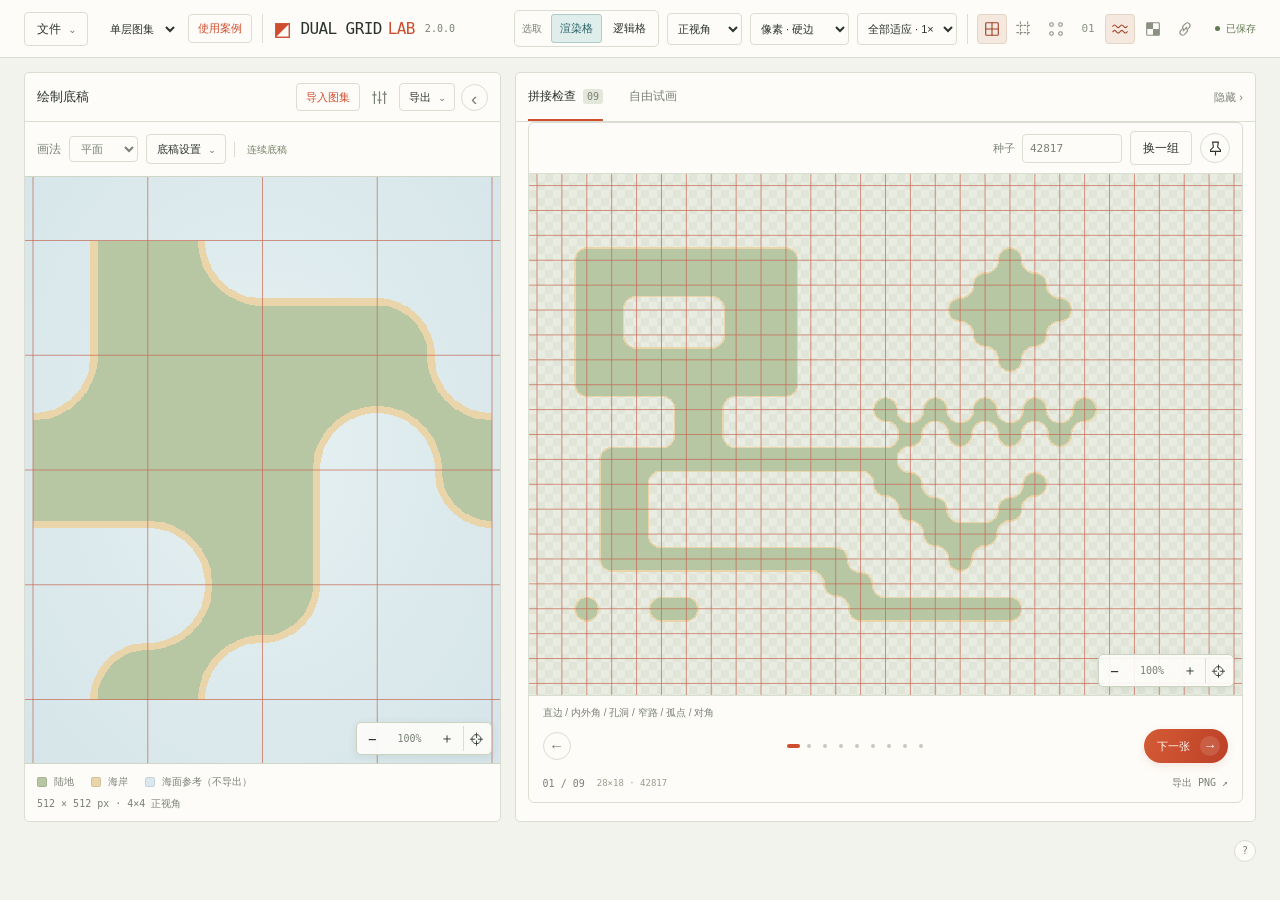
<file: index.html>
<!doctype html>
<html lang="zh-CN">
<head>
  <meta charset="utf-8">
  <meta name="viewport" content="width=device-width, initial-scale=1">
  <meta name="color-scheme" content="light">
  <title>Dual Grid Lab · 16 Tile 工具</title>
  <link rel="stylesheet" href="styles.css">
</head>
<body>
  <header class="masthead">
    <div class="header-start">
      <details id="session-menu" class="popover session-menu export-menu">
        <summary>文件 <span aria-hidden="true">⌄</span></summary>
        <div class="menu">
          <div id="floor-controls" hidden>
            <button id="floor-package" type="button">导出全部图层<small>绘制包 ZIP · 所有图集、变体与图层清单</small></button>
          </div>
          <span class="menu-label">页面备份</span>
          <button id="session-export" type="button">导出备份<small>素材、图层、笔画与浏览位置</small></button>
          <button id="session-import" type="button">载入备份<small>载入前自动下载当前状态备份</small></button>
          <button id="session-save" type="button">立即保存<small>页面会自动保存，也可在这里手动重试</small></button>
          <p id="session-detail">正在检查上次的工作状态…</p>
        </div>
      </details>
      <input id="session-file" type="file" accept=".json,application/json" hidden>
      <select id="workflow" class="workflow-select" aria-label="绘制流程"><option value="single">单层图集</option><option value="floor">分层模板</option></select>
      <button id="examples-open" class="button examples-open" type="button" aria-haspopup="dialog" aria-controls="examples-panel">使用案例</button>
      <div class="brand"><span class="brand-mark" aria-hidden="true">◩</span>DUAL GRID <b>LAB</b><span class="version">2.0.0</span></div>
    </div>
    <div class="header-actions">
      <div id="variant-controls" class="variant-controls" role="group" aria-label="地形变体" hidden>
        <select id="variant-source" aria-label="左侧当前变体" title="左侧查看此变体；固定模式的右侧也使用此变体"></select>
        <select id="variant-mode" aria-label="变体显示方式"><option value="mixed">稳定混用</option><option value="fixed">固定当前</option></select>
        <button id="variant-seed" class="text-button" aria-label="更换变体纹理种子">换纹理 ↻</button>
        <button id="variant-remove" class="text-button" aria-label="移除当前变体" title="仅从当前浏览器移除">×</button>
      </div>
      <div class="view-controls">
        <div class="pick-tools" role="group" aria-label="画布选取对象">
          <span>选取</span>
          <button id="pick-render" aria-pressed="true" title="单击锁定一个渲染格；拖动仍平移">渲染格</button>
          <button id="pick-logic" aria-pressed="false" title="单击锁定逻辑格，并查看周围4个渲染格">逻辑格</button>
        </div>
        <select id="view" aria-label="预览视角"><option value="ortho">正视角</option><option value="iso">等距 2:1</option></select>
        <select id="filter" aria-label="纹理过滤" title="生成底稿：硬像素／平滑；导入作品：只改变显示取样，不修改原像素"><option value="nearest" selected>像素 · 硬边</option><option value="bilinear">双线性 · 平滑</option></select>
        <select id="zoom" aria-label="全部画布缩放"><option value="local" disabled>独立视图</option><option value="0" selected>全部适应 · 1×</option><option value="2">全部 2×</option><option value="3">全部 3×</option><option value="4">全部 4×</option><option value="native">原像素 1:1</option></select>
        <div class="quick-display" role="group" aria-label="辅助显示快捷开关">
          <label class="display-toggle" title="切分线 · G"><input id="grid" type="checkbox" checked aria-label="切分线" aria-keyshortcuts="G"><span><svg viewBox="0 0 20 20" aria-hidden="true"><rect x="3" y="3" width="14" height="14" rx="1"/><path d="M10 3v14M3 10h14"/></svg></span></label>
          <label class="display-toggle" title="逻辑线 · L"><input id="dual" type="checkbox" aria-label="逻辑线" aria-keyshortcuts="L"><span><svg viewBox="0 0 20 20" aria-hidden="true"><path stroke-dasharray="2 2" d="M6 2v16M14 2v16M2 6h16M2 14h16"/></svg></span></label>
          <label class="display-toggle" title="角点 · P"><input id="logic" type="checkbox" aria-label="角点" aria-keyshortcuts="P"><span><svg viewBox="0 0 20 20" aria-hidden="true"><circle cx="5" cy="5" r="2"/><circle cx="15" cy="5" r="2"/><circle cx="5" cy="15" r="2"/><circle cx="15" cy="15" r="2"/></svg></span></label>
          <label class="display-toggle" title="状态编号 · N"><input id="labels" type="checkbox" aria-label="状态编号" aria-keyshortcuts="N"><span class="number-icon" aria-hidden="true">01</span></label>
          <label class="display-toggle" title="底稿海面参考 · W"><input id="sea-preview" type="checkbox" checked aria-label="底稿海面参考" aria-keyshortcuts="W"><span><svg viewBox="0 0 20 20" aria-hidden="true"><path d="M2 7q2-3 4 0t4 0t4 0t4 0M2 13q2-3 4 0t4 0t4 0t4 0"/></svg></span></label>
          <button id="background" class="display-background" title="画布背景：浅色棋盘 · B" aria-label="画布背景：浅色棋盘，点击切换" aria-keyshortcuts="B"><svg viewBox="0 0 20 20" aria-hidden="true"><rect x="3" y="3" width="14" height="14" rx="1"/><path fill="currentColor" stroke="none" d="M3 3h7v7H3zM10 10h7v7h-7z"/></svg></button>
          <button id="link-selection" class="display-background" type="button" aria-label="跨画布关联选格" aria-pressed="false" title="关联选格：渲染格匹配同层状态；逻辑格匹配中心值及周围四格"><svg viewBox="0 0 20 20" aria-hidden="true"><path d="m8 12 4-4M6.5 10.5 5 12a3 3 0 0 0 4.2 4.2l2.5-2.5a3 3 0 0 0 0-4.2M13.5 9.5 15 8a3 3 0 0 0-4.2-4.2L8.3 6.3a3 3 0 0 0 0 4.2"/></svg></button>
        </div>
      </div>
    </div>
    <span id="session-indicator" class="save-status" data-state="loading" role="status" aria-live="polite" title="页面自动保存；备份与恢复在文件菜单中">正在恢复</span>
  </header>
  <main>
    <div id="editor-layout" class="editor-layout" data-floor="false">
    <aside id="floor-layers" class="floor-layers" aria-label="分层素材工作区" hidden>
      <div class="floor-layers-heading">
        <strong>图层堆栈 <span>上 ↓ 下</span></strong>
        <p>拖拽手柄排序 · 展开后点击名称改名 · 可拖入图集</p>
        <span id="floor-layer-count">3 层 · 上方覆盖下方</span>
        <div class="floor-layer-fold-tools" role="group" aria-label="图层卡片展开与收起">
          <button id="floor-expand-all" type="button" aria-label="全部展开图层" title="全部展开图层" aria-controls="floor-layer-cards"><svg viewBox="0 0 20 20" aria-hidden="true"><path d="m6 7 4-4 4 4M6 13l4 4 4-4M4 10h12"/></svg></button>
          <button id="floor-collapse-all" type="button" aria-label="全部收起图层" title="全部收起图层" aria-controls="floor-layer-cards"><svg viewBox="0 0 20 20" aria-hidden="true"><path d="m6 3 4 4 4-4M6 17l4-4 4 4M4 10h12"/></svg></button>
        </div>
        <div class="floor-layer-tools">
        <details class="popover floor-settings">
          <summary aria-label="图层设置" title="图层设置"><svg viewBox="0 0 20 20" aria-hidden="true"><path d="M4 3v14M10 3v14M16 3v14M2 7h4M8 13h4M14 6h4"/></svg></summary>
          <div class="menu">
            <label class="field">全层单格尺寸<select id="floor-size"><option value="4">4 px</option><option value="8">8 px</option><option value="16" selected>16 px</option><option value="32">32 px</option><option value="64">64 px</option><option value="128">128 px</option><option value="256">256 px</option></select></label>
            <p>仅原创底稿可统一调整；导入素材保持原生尺寸。每层的＋用于加图，拖拽手柄调整合成顺序。</p>
          </div>
        </details>
        <details id="floor-add-menu" class="popover">
          <summary>＋ 新建图层</summary>
          <div class="menu">
            <label class="field">名称<input id="floor-layer-name" maxlength="48" placeholder="例如：岩壁苔藓"></label>
            <label class="field">绘制方式<select id="floor-layer-kind">
              <option value="terrain">地形点缀 · 随地形选形</option>
              <option value="wall">背景墙点缀 · 随背景墙选形</option>
              <option value="">独立图层 · 自己的占用</option>
            </select></label>
            <p>从透明空白开始；点缀层单独绘制覆盖区，不改所属层。每层都可导入16态图集与变体。</p>
            <button id="floor-add-layer" class="button" type="button">创建图层</button>
          </div>
        </details>
        </div>
      </div>
      <div id="floor-layer-cards" class="floor-layer-cards"></div>
      <input id="floor-files" type="file" accept="image/png,image/webp,image/jpeg" multiple hidden>
    </aside>
    <div id="workbench" class="workbench" data-guide="expanded" data-side="gallery">
    <section id="template-panel" class="guide-pane" role="region" aria-labelledby="template-title">
      <button id="guide-restore" class="pane-rail" aria-label="展开左侧底稿" aria-expanded="false" aria-controls="guide-content" hidden>底稿 ›</button>
      <div id="guide-content" class="guide-content">
      <header class="workbench-heading">
        <h2 id="template-title">绘制底稿</h2>
        <div class="guide-actions">
          <button id="import-open" class="button" title="导入完整16态图集，可多选同一地形的变体">导入图集</button>
          <button id="compare-guide" class="compare-guide" aria-pressed="false" hidden title="仅切换左侧预览，保留作品与右侧拼接">对照底稿</button>
          <button id="source-open" class="icon-button source-settings" aria-haspopup="dialog" aria-controls="source-panel" aria-label="图集切分与映射" title="图集切分与映射"><svg viewBox="0 0 20 20" aria-hidden="true"><path d="M4 3v14M10 3v14M16 3v14M2 7h4M8 13h4M14 6h4"/></svg></button>
            <details class="popover export-menu guide-export-menu">
              <summary aria-label="导出当前图集与底稿">导出 <span aria-hidden="true">⌄</span></summary>
              <div class="menu">
                <button id="atlas-export">图集 PNG <small>当前变体 · AnyRuleD 4×4 · 原生尺寸</small></button>
                <button id="mapping-export">映射 JSON <small>当前变体的切分与状态对应</small></button>
                <span class="menu-label">绘制底稿</span>
                <button id="guide-export">分层 SVG <small>推荐绘制 · 底色／立面／辅助线分层</small></button>
                <button id="template-export">纯底色 PNG <small>不含辅助线，海域透明</small></button>
                <button id="example-export">参考 PNG <small>底色＋当前辅助线，海域透明</small></button>
                <button id="overlay-export">辅助线 PNG <small>透明参考层，与纯底色同尺寸</small></button>
              </div>
            </details>
          <button id="guide-toggle" class="icon-button" aria-label="收起左侧底稿" aria-expanded="true" aria-controls="guide-content" title="收起到底稿窄栏">‹</button>
        </div>
      </header>
      <div class="context-bar">
        <label class="inline-field">画法<select id="guide-style" title="仅改变生成底稿；伪透视使用正视角，不重绘导入作品"><option value="flat">平面</option><option value="pseudo">伪透视</option></select></label>
        <details class="popover template-settings">
          <summary>底稿设置 <span aria-hidden="true">⌄</span></summary>
          <div class="menu">
            <label class="field">单格尺寸<select id="guide-size"><option id="import-size" value="custom" hidden>按作品尺寸</option><option value="4">4 px</option><option value="8">8 px</option><option value="16">16 px</option><option value="32">32 px</option><option value="64">64 px</option><option value="128" selected>128 px</option><option value="256">256 px</option></select></label>
            <label class="field color-field">陆地色<input type="color" id="guide-color" value="#b7c6a3" aria-label="底稿填色"></label>
            <label class="field">对角连接<select id="saddle"><option value="connected" selected>陆地优先连接</option><option value="separate">海水优先连接</option></select></label>
            <label id="relief-setting" class="field" hidden>前沿厚度 <output id="relief-value" for="relief-depth">18%</output><input id="relief-depth" type="range" min="6" max="28" value="18" step="1" aria-label="伪透视前沿厚度（占单格百分比）"></label>
          </div>
        </details>
        <span id="template-topology" class="context-tag">连续底稿</span>
      </div>
      <div id="floor-layer-note" class="floor-layer-note" role="status" hidden></div>
      <div class="template-board preview-surface"><canvas id="template-canvas" aria-label="连续16态美术绘制模板"></canvas></div>
      <div id="template-warning" class="template-warning" role="status" hidden></div>
      <div class="canvas-caption"><span id="template-legend"><i class="land-key"></i>陆地 <i class="coast-key"></i><span id="edge-caption">海岸</span> <i class="wall-key" hidden></i><span id="wall-caption" hidden>前沿立面</span> <i class="sea-key"></i>海面参考（不导出）</span><span id="template-dimensions" class="dimensions">512 × 512 px · 4×4</span></div>
      </div>
    </section>
    <section id="side-panel" class="side-pane" aria-label="检查与试画">
      <button id="side-restore" class="pane-rail" aria-label="展开右侧工作区" aria-expanded="false" aria-controls="side-content" hidden>‹ 拼接检查</button>
      <div id="side-content" class="side-content">
      <header class="workbench-heading">
        <div class="tabs" role="tablist" aria-label="右侧工作模式">
          <button id="gallery-tab" role="tab" aria-selected="true" aria-controls="gallery-panel" class="active">拼接检查 <span>09</span></button>
          <button id="paint-tab" role="tab" aria-selected="false" aria-controls="paint-panel" tabindex="-1">自由试画</button>
        </div>
        <div id="floor-scene-preview" class="floor-preview-status" hidden>
          <svg class="floor-preview-icon" viewBox="0 0 20 20" fill="none" stroke="currentColor" stroke-width="1.4" aria-hidden="true"><path d="M2 10s3-5 8-5 8 5 8 5-3 5-8 5-8-5-8-5Z"/><circle cx="10" cy="10" r="2.3"/></svg>
          <span data-floor-preview-name role="status"></span>
          <button type="button" data-floor-preview-clear aria-label="取消固定预览" title="取消固定，恢复合成预览"><svg viewBox="0 0 16 16" fill="none" stroke="currentColor" stroke-width="1.4" aria-hidden="true"><path d="m5 5 6 6M11 5l-6 6"/></svg></button>
        </div>
        <button id="side-toggle" class="text-button" aria-label="隐藏右侧工作区" aria-expanded="true" aria-controls="side-content">隐藏 ›</button>
      </header>
    <section id="gallery-panel" role="tabpanel" aria-labelledby="gallery-tab">
      <div id="gallery-controls" class="batch-actions"><label class="seed-label">种子 <input id="seed" type="number" min="0" max="4294967295" value="42817" aria-label="地形种子" title="输入种子后按Enter重现该组"></label><button id="regenerate" class="button" title="随机生成新种子并更新浏览组，钉住栏保持不变">换一组</button></div>
      <div id="gallery" class="gallery" aria-label="拼接检查分栏"></div>
    </section>
    <section id="paint-panel" role="tabpanel" aria-labelledby="paint-tab" hidden>
      <div class="context-bar paint-heading">
        <span id="paint-hint" class="paint-hint">自由延伸绘制 · 空格拖动 · Shift / 右键擦除</span>
        <div class="paint-actions"><button id="paint-pan" class="button" aria-pressed="false">移动</button><button id="paint-pick" class="button" aria-pressed="false" title="选取工具：左键只选中，不绘制；选取对象在顶栏切换">选取</button><button id="paint-mode" class="button" aria-pressed="true">模式：绘制</button><button id="undo" class="button">撤销</button><button id="clear" class="button">清空</button><button id="paint-export" class="button">导出 PNG</button></div>
      </div>
      <div class="paint-wrap preview-surface"><canvas id="paint-canvas" aria-label="自由试画地形画布" tabindex="0"></canvas></div>
    </section>
      </div>
    </section>
    </div>
    </div>
    <footer class="statusbar">
      <button id="unselect" class="text-button" hidden>取消追踪 ×</button>
      <details class="popover help">
        <summary aria-label="操作说明">?</summary>
        <div class="menu">
          <strong>操作说明</strong>
          <p>「分层模板」使用2套必需16态图集：泥土地形＋透明草皮，另有1套可选独立背景墙。三张常驻卡片按上→下排列，点卡片切换编辑层，直接开关各层显示。每层＋或拖图会在已有作品后追加同层变体；首次加图替换教学底稿。「替换本层」替换该层全部变体，其他层保留。缩略图可直接选择，移除只影响所选变体，最后一张保留。单层作品与分层工作分别保留；单格尺寸在图层堆栈的设置图标中调整，完整绘制包在「文件→导出全部图层」。工具内置为原创教学底稿，不含泰拉瑞亚原图。</p>
          <p>图层堆栈中每层的「层预览」可固定单层预览，再点或点击右侧固定预览标签的×恢复合成。固定层与编辑层独立，切换编辑层不会改变固定对象；固定期间临时显示该层，不改各层显隐。右侧工作区标题栏会显示已固定层名称。自由试画仍修改当前编辑层。</p>
          <p>草皮图集按地形16态选形；自由试画选草皮层时仅画独立覆盖区，不修改泥土。覆盖区用四角几何硬裁切收口，不模拟草生长、光照、斜坡或原版墙外扩；这些预览信息不会自动变成AnyRuleD／Unity规则。选择墙层则编辑独立墙占用。每层撤销分开，清空仅影响当前层。</p>
          <p>导入 PNG / WebP / JPEG，每张最大16 MiB，可多选同地形的变体（最多8套，同尺寸／排版；本批文件≤32 MiB，整组解码≤16777216像素）。单层在素材预览标题栏点击「导入图集」，分层使用每层＋。标题栏的设置图标打开切分／映射，也可追加变体或载入原创示例；不同材质／背景墙不要作为随机变体。</p>
          <p>多变体时，单层模式在顶栏选择左侧当前变体，分层模式直接点所在层的缩略图；右侧可固定此套或按位置稳定混用。「换纹理」只换纹理种子，不改地形；缩放、重绘和场景PNG导出使用相同选择。图集／映射导出仅针对左侧当前变体，跨变体共边仍需检查。每张缩略图是一套完整16态图集，不是单块tile。</p>
          <p>画布100%／1×是各自适应当前窗口的基准，不是原像素大小；切分辨率后保持相对倍率和位置，不会把4／8px缩成小图。倍率按钮回到1×，回正同时居中。顶部「原像素1:1」才是一个源像素对应一个CSS像素，按钮显示1:1；导出始终保持原生尺寸。</p>
          <p>像素模式在原生网格生成硬边底稿，固定颜色、alpha仅0或255，支持4／8／16～256px。导出辅助层按像素绘制，页面网格保持1px细线；4／8px省略放不下的编号，细边与厚度按整像素量化。双线性保留平滑路径。导入作品不做去透明或改色；精查真实像素可选「原像素1:1」。</p>
          <p>顶栏图标一键切换切分线／逻辑线／角点／编号／海面，悬停查看名称；快捷键依次为 G／L／P／N／W，B 切换背景。输入框和弹窗内不触发。</p>
          <p>素材预览标题栏的「导出」集中提供当前变体图集PNG、映射JSON及绘制底稿。底稿可选分层SVG、纯底色PNG、含当前辅助线的参考PNG或透明辅助线PNG。蓝色海面不导出；在新图层作画，导回前隐藏参考／辅助线层。</p>
          <p>左侧「画法」选择平面或伪透视：上沿薄边、下沿厚立面，厚度在底稿设置中调节。伪透视自动使用正视角；切等距会恢复平面。只影响生成底稿；导入作品不会被重绘。立面收在格内，不模拟真实高度或悬挑。</p>
          <p>未导入时左侧显示底稿；导入成功后自动显示作品，标题旁「对照底稿／返回作品」只切换左侧，不替换作品或右侧拼接。对照与底稿导出跟随作品原生单格尺寸；切分无效时明确暂停作品预览，可点击对照继续看底稿。</p>
          <p>等距仅支持 2:1 地面，不支持高度或越界悬挑。输入类型与预览视角独立。</p>
          <p>顶栏「选取：渲染格／逻辑格」决定单击对象，辅助线开关不改变选取模式。悬停虚线预览，单击实线锁定，再点同位置、点画布信息的×或Esc取消。选逻辑格显示半格偏移主选区及周围4个渲染格；边界不环绕，素材外按0读取。淡色四分区只表示位置贡献，不要求素材按象限独立绘制。</p>
          <p>各画布左上角显示精简选格信息，悬停信息可查看完整素材来源；点×或Esc取消选区。右上角链条按钮开启跨画布关联：点击渲染格，在当前画布、底稿和其他可见画布标出同一图层的相同状态，不区分纹理变体；点击逻辑格，底稿标出周围四格的状态切片，场景匹配中心值及左上／右上／左下／右下四格的完整组合。覆盖层还匹配实际覆盖区；素材范围外不发起关联。固定预览其他图层时不跨层关联。关闭链条保留单点选取。图集设置中的切片追踪独立，取消追踪与取消选区互不影响。</p>
          <p>自由试画可向四周延伸，支持负坐标与分散笔画，平移后继续绘制。默认绘制，需点「选取」才只选不画；再点返回原笔刷。移动／选取／绘制互斥，选取时拖动仍平移，不记录笔画或撤销。试画支持 Ctrl / Cmd + Z，最多撤销40步。PNG包含原始区域与可见图层的扩展笔画；超出16777216像素或单边32767px时会提示，请改用完整备份保留全部作品。顶栏用小圆点与文字显示自动保存结果；「文件」提供立即保存和完整备份导出／载入。清理浏览器数据、更换浏览器或入口路径前请导出备份。所有图像只在本地处理，选区叠层不进入PNG／SVG／绘制包。</p>
          <p>检查栏点击「下一张」翻页，圆点可直接跳转。钉住会新增一栏并保留当前组，浏览栏自动下一张；最多4个钉住栏，每栏仍可独立翻页。「换一组」随机生成新种子；手动输入种子后按Enter可重现该组。换一组不影响钉住栏；素材与显示设置同步更新，窄屏可横向滚动分栏。</p>
          <p>左侧底稿常驻，可收为窄栏。右侧拼接检查与自由试画互斥，可整体隐藏；点击窄栏恢复。收起不清空钉住、种子或笔画，至少保留一侧展开。窄屏两侧展开时上下排列。</p>
          <p>各画布视图独立；顶部缩放用于统一重置全部画布。试画默认左键绘制，点「移动」后左键平移，也可按住空格或使用中键临时平移。拖动不触发选格，翻检查图会自动回正。</p>
        </div>
      </details>
    </footer>
    <p id="notice" class="notice" role="status" aria-live="polite"></p>
  </main>
  <dialog id="examples-panel" aria-labelledby="examples-title">
    <div class="dialog-head"><h2 id="examples-title">使用案例</h2><button id="examples-close" class="text-button" type="button" aria-label="关闭使用案例">关闭 ×</button></div>
    <div class="examples-body">
      <p class="examples-intro">先看拼接效果，再换成自己的素材。内置案例在新窗口打开，工作状态单独保存。</p>
      <div id="examples-list" class="examples-list">
        <article class="example-card reference-example">
          <div><span class="example-tag">Open-Terraria · 3层 · 7套图集</span><h3>草地与泥土</h3><p>原图摘录：透明草皮、泥土地形、泥土背景墙。自动整理16态与纹理变体。</p><a class="button" data-example="terraria-surface" target="_blank" rel="noopener">打开地表案例 ↗</a></div>
        </article>
        <article class="example-card reference-example">
          <div><span class="example-tag">Open-Terraria · 4层 · 10套图集</span><h3>地表与岩石洞穴</h3><p>增加独立岩石地层和石背景墙，各层可分别编辑占用、显隐与预览。</p><a class="button" data-example="terraria-cave" target="_blank" rel="noopener">打开洞穴案例 ↗</a></div>
        </article>
        <p class="example-source">参考素材首次打开需联网，载入后自动保存在当前浏览器。来源：<a href="https://github.com/SandboxWorldOnline/Open-Terraria/tree/c7663b9bc83b9f6dbacd240573c2b4b09f568da0" target="_blank" rel="noopener">Open-Terraria · c7663b9</a>。图像权利归 Re-Logic，不包含在本工具MIT许可内。案例为16态适配，不复刻原版全部选帧、材质融合或墙外扩规则。</p>
        <article class="example-card">
          <canvas id="example-layers-preview" aria-label="原创分层案例预览"></canvas>
          <div><span class="example-tag">原创 · 16 px</span><h3>泥土、草皮与背景墙</h3><p>分开查看三个图层，检查洞穴、边缘与草皮覆盖。</p><a class="button" data-example="layers" target="_blank" rel="noopener">打开分层案例 ↗</a></div>
        </article>
        <article class="example-card">
          <canvas id="example-variants-preview" aria-label="原创纹理变体案例预览"></canvas>
          <div><span class="example-tag">原创 · 分层 · 3 套变体</span><h3>同一地形，不同纹理</h3><p>保留草皮与背景墙，切换地形变体或稳定混用，观察重复纹理和接缝。</p><a class="button" data-example="variants" target="_blank" rel="noopener">打开分层变体案例 ↗</a></div>
        </article>
      </div>
      <section class="example-import" aria-labelledby="example-import-title">
        <h3 id="example-import-title">导入自己的素材 / 本地案例</h3>
        <p>分层案例：选择包含分层素材的页面备份 JSON，一次恢复图层与场景，保持分层模式。载入前会自动下载当前工作备份；普通备份仍可从「文件」载入。</p>
        <button id="example-import" class="button" type="button">导入案例 JSON…</button>
        <details><summary>泰拉瑞亚素材怎么导入？</summary><ol>
          <li>先把原始素材整理成完整16态图集。原版大图的帧排布不能直接当作4×4使用，也不能用游戏截图代替图集。</li>
          <li>切到「分层模板」，在目标层点＋或拖入PNG：泥土放地形层，透明草皮放草皮层，背景墙放墙层。同层可多选纹理变体。</li>
          <li>点「切分与映射」核对排版。默认每格16 px；其他尺寸先在图层设置中调整。64×64图集选4×4、边距0、间距0，状态排版须与素材一致。</li>
          <li>在右侧检查拼接，或切到「自由试画」。用图层的预览按钮单独检查各层。</li>
        </ol><p>原创案例可离线打开；Open-Terraria案例首次需联网载入参考素材，也可从本地导入自己的图集。这里的16态拼接与原版自动选帧规则有差异。</p></details>
      </section>
    </div>
  </dialog>
  <dialog id="source-panel" aria-labelledby="source-title">
    <div class="dialog-head"><h2 id="source-title">图集设置</h2><button id="source-close" class="text-button" aria-label="关闭图集设置">关闭 ×</button></div>
    <div class="source-body">
      <label id="drop-zone" class="drop-zone" tabindex="0" role="button" aria-label="选择或拖入16 tile图集">
        <strong>选择或拖入图集 · 可多选变体</strong><span>同材质／同尺寸／同排版 · 最多8套 · 每张≤16 MiB</span>
        <input id="file" type="file" accept="image/png,image/webp,image/jpeg" multiple hidden>
      </label>
      <div class="source-actions"><span>选择文件会替换当前组；图像仅在浏览器处理。</span></div>
      <p id="source-layer-label" class="hint" hidden></p>
      <div class="variant-import-actions"><button id="variant-add" class="button">追加变体</button><button id="variant-example" class="button">载入变体示例</button><input id="variant-files" type="file" accept="image/png,image/webp,image/jpeg" multiple hidden></div>
      <p class="hint">每套均须完整包含16态，所有变体共用切分与映射。不同材质、前景和背景墙不要混为一组。混用仅改变外观，不改变四角规则；跨变体接缝仍需美术检查。PNG／映射导出针对左侧当前变体。</p>
      <label class="field">输入类型<select id="source-geometry"><option value="square">正视角 · 方格图集</option><option value="iso-sheet">等距 · 整张菱形图（2:1）</option><option value="iso-cells">等距 · 菱形逐格矩形排版（2:1）</option></select></label>
      <label class="field">图集形状<select id="shape"><option value="auto">自动识别 · 16 格</option><option value="4x4">4 × 4</option><option value="8x2">8 × 2</option><option value="2x8">2 × 8</option><option value="16x1">16 × 1</option><option value="1x16">1 × 16</option></select></label>
      <div class="field-pair">
        <label class="field">外边距 X / Y<div class="number-pair"><input id="margin-x" aria-label="水平外边距" type="number" min="0" max="512" value="0"><input id="margin-y" aria-label="垂直外边距" type="number" min="0" max="512" value="0"></div></label>
        <label class="field">格间距 X / Y<div class="number-pair"><input id="gap-x" aria-label="水平格间距" type="number" min="0" max="128" value="0"><input id="gap-y" aria-label="垂直格间距" type="number" min="0" max="128" value="0"></div></label>
      </div>
      <div id="slice-info" class="slice-info" role="status">自动识别中</div>
      <label class="field">状态排版<select id="layout"><option value="continuous">连续绘制 · 16 态共边</option><option value="artist">旧版 · 3×3 主体＋特殊角</option><option value="anyrule">AnyRuleD · 状态 00 → 15</option><option value="legacy">旧 H5 · NW1 / NE2 / SW4 / SE8</option><option value="custom">自定义对应</option></select></label>
      <details class="slice-details"><summary>切片检查 <b id="tile-size">128 × 128 px</b></summary>
        <div class="atlas-topline"><span>槽位 → 状态</span><button id="corners" class="text-button" aria-pressed="false">显示四角</button></div>
        <div id="atlas" class="atlas-grid" aria-label="16张切片及其状态"></div>
      </details>
      <p id="mapping-info" class="hint">点选切片追踪状态。</p>
    </div>
  </dialog>
  <script src="core.js"></script>
  <script src="sparse-grid.js"></script>
  <script src="cases.js"></script>
  <script src="geometry.js"></script>
  <script src="relief.js"></script>
  <script src="pixel-art.js"></script>
  <script src="pixel-guide.js"></script>
  <script src="render.js"></script>
  <script src="sparse-render.js"></script>
  <script src="sampling.js"></script>
  <script src="viewport.js"></script>
  <script src="selection.js"></script>
  <script src="selection-info.js"></script>
  <script src="selection-link.js"></script>
  <script src="selection-tools.js"></script>
  <script src="artwork.js"></script>
  <script src="exports.js"></script>
  <script src="imports.js"></script>
  <script src="paint.js"></script>
  <script src="template.js"></script>
  <script src="ui.js"></script>
  <script src="preview.js"></script>
  <script src="workspace.js"></script>
  <script src="variants.js"></script>
  <script src="floor-art.js"></script>
  <script src="floor-scene.js"></script>
  <script src="floor-guides.js"></script>
  <script src="bundle.js"></script>
  <script src="floor-state.js"></script>
  <script src="layer-cards.js"></script>
  <script src="floor-ui.js"></script>
  <script src="session-codec.js"></script>
  <script src="session.js"></script>
  <script src="terraria-example.js"></script>
  <script src="examples.js"></script>
  <script src="app.js"></script>
</body>
</html>
</file>
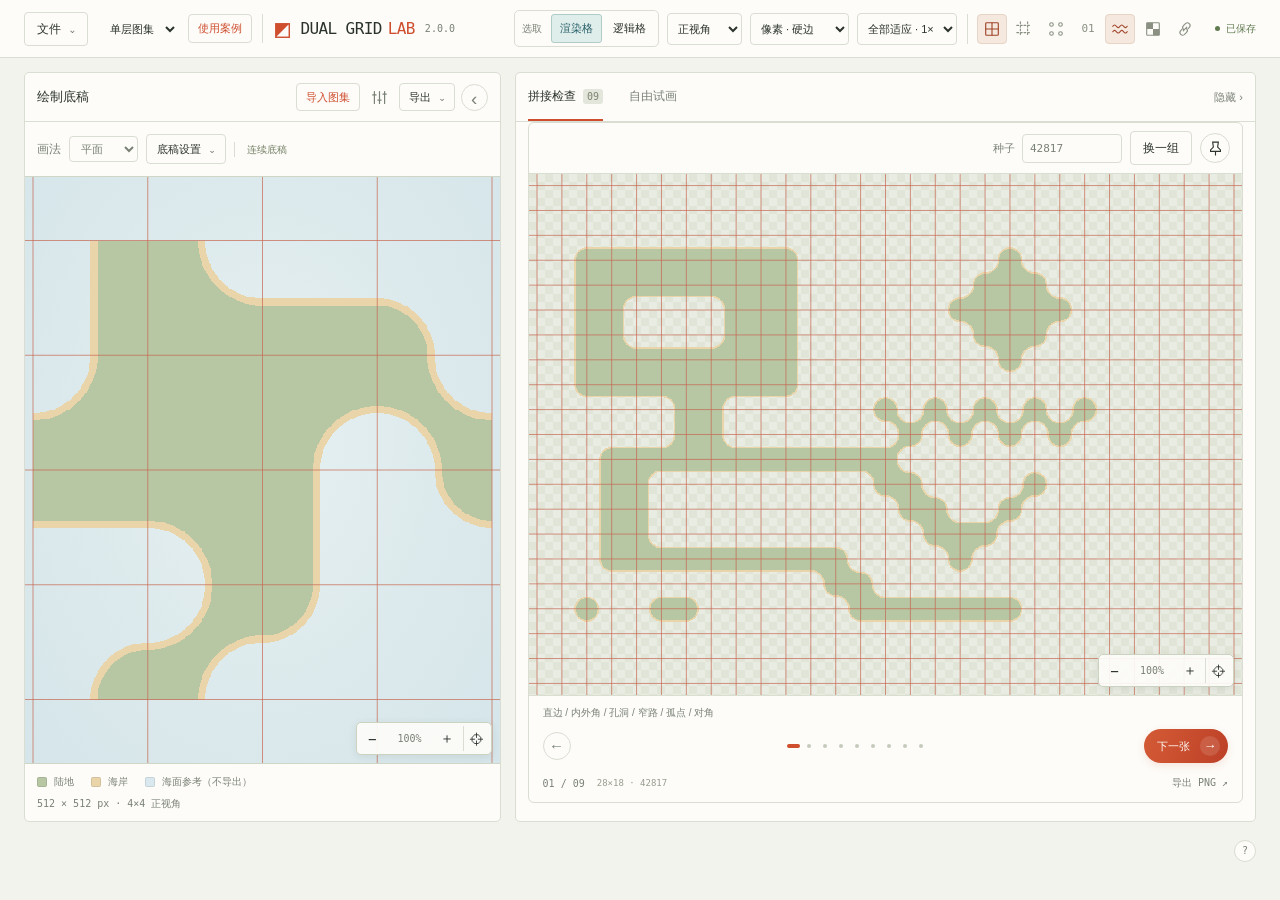
<file: offline.html>
<!doctype html>
<!-- Generated by build.cjs. Edit index.html, styles.css and the JS sources, not this file. -->
<html lang="zh-CN">
<head>
  <meta charset="utf-8">
  <meta name="viewport" content="width=device-width, initial-scale=1">
  <meta name="color-scheme" content="light">
  <title>Dual Grid Lab · 16 Tile 工具</title>
  <style>
@charset "UTF-8";
:root {
  --paper: #f3f3ee;
  --panel: #fdfcf9;
  --ink: #2c332d;
  --muted: #7a8176;
  --line: #daddd2;
  --accent: #ce4e2e;
  --soft: #f8e9e2;
  --mono: "Cascadia Code", "Consolas", monospace;
  --sans: "Bahnschrift", "Microsoft YaHei UI", "PingFang SC", sans-serif;
}
* { box-sizing: border-box; }
[hidden] { display: none !important; }
body { margin: 0; background: var(--paper); color: var(--ink); font: 12px/1.5 var(--sans); }
button, input, select { font: inherit; color: inherit; }
button, summary { cursor: pointer; -webkit-tap-highlight-color: transparent; }
button:disabled { opacity: .4; cursor: not-allowed; }
button:focus-visible, input:focus-visible, select:focus-visible, summary:focus-visible, [tabindex]:focus-visible { outline: 2px solid var(--accent); outline-offset: 3px; }
button { background: transparent; border: 0; }
select, input { background: var(--panel); border: 1px solid var(--line); border-radius: 4px; padding: 7px 8px; min-width: 0; }
input[type=number] { font: 11px var(--mono); }
input[type=checkbox] { accent-color: var(--accent); width: 14px; height: 14px; margin: 0; }
canvas { display: block; image-rendering: auto; }
canvas.pixelated { image-rendering: pixelated; }
.sr-only { position: absolute; width: 1px; height: 1px; padding: 0; margin: -1px; overflow: hidden; clip-path: inset(50%); white-space: nowrap; border: 0; }
.masthead { min-height: 58px; padding: 10px 24px; display: grid; grid-template-columns: auto minmax(0, 1fr) auto; align-items: center; gap: 8px 16px; background: var(--panel); border-bottom: 1px solid var(--line); }
.header-start { display: flex; flex-wrap: wrap; align-items: center; gap: 8px 10px; min-width: 0; }
.brand { display: flex; align-items: center; gap: 6px; padding-left: 12px; border-left: 1px solid var(--line); white-space: nowrap; font: 16px var(--mono); letter-spacing: -.6px; }
.brand b { color: var(--accent); font-weight: 500; }
.brand-mark { color: var(--accent); font-size: 25px; margin-right: 5px; }
.version { color: var(--muted); font-size: 10px; letter-spacing: 0; padding-left: 4px; }
.workflow-select { max-width: 160px; padding: 5px 8px; border: 0; border-radius: 0; background: transparent; font-size: 11px; }
.save-status { display: inline-flex; align-items: center; gap: 6px; white-space: nowrap; }
.save-status::before { content: ""; width: 5px; height: 5px; border-radius: 50%; background: currentColor; }
#session-menu .menu { left: 0; right: auto; width: min(300px, calc(100vw - 24px)); }
.session-menu .menu p { margin: 8px 0; color: var(--muted); font-size: 11px; overflow-wrap: anywhere; }
#floor-controls { padding-bottom: 6px; margin-bottom: 4px; border-bottom: 1px solid var(--line); }
#session-indicator { color: #617b51; font-size: 10px; }
#session-indicator[data-state=loading], #session-indicator[data-state=pending] { color: #88653f; }
#session-indicator[data-state=error] { color: #b03b28; }
body.session-loading::after { content: "正在恢复页面状态…"; position: fixed; inset: 0; z-index: 1000; display: grid; place-items: center; background: #f3f3eef0; color: var(--ink); font-size: 14px; }
.header-actions, .view-controls, .batch-actions, .paint-actions { display: flex; align-items: center; gap: 8px; }
.header-actions { flex-wrap: wrap; justify-content: flex-end; min-width: 0; gap: 8px 12px; }
.masthead .view-controls { flex: 1 1 auto; justify-content: flex-end; min-width: 0; }
.button, .popover > summary { display: inline-flex; align-items: center; justify-content: center; gap: 8px; border: 1px solid var(--line); border-radius: 4px; background: var(--panel); padding: 7px 12px; white-space: nowrap; min-height: 33px; }
.button:hover, .popover > summary:hover { border-color: #a4ac99; }
.button.primary { color: white; background: var(--accent); border-color: var(--accent); }
.text-button { color: var(--muted); padding: 4px 0; font-size: 11px; }
.text-button:hover { color: var(--accent); }
.button.error, .icon-button.error { color: #b03b28; border-color: #b03b28; }
main { padding: 0 24px; max-width: 2000px; margin: auto; }
.variant-controls { display: flex; flex: 0 1 auto; flex-wrap: wrap; align-items: center; gap: 8px; max-width: 100%; }
.variant-controls select { max-width: 220px; padding: 6px; font-size: 11px; }
.variant-import-actions { display: flex; flex-wrap: wrap; gap: 8px; margin-block: 12px; }
.floor-layer-tools .floor-settings { position: static; }
.floor-settings .menu { left: auto; right: 0; width: min(260px, calc(100vw - 48px)); }
.floor-settings .menu p { margin: 7px 0; font-size: 11px; color: var(--muted); }
.floor-settings .menu .check { display: flex; align-items: center; gap: 8px; padding: 7px 0; }
.floor-layer-note { padding: 8px 12px; color: #69745d; background: #eff2e8; border-bottom: 1px solid var(--line); font-size: 11px; }
.floor-preview-status { display: inline-flex; flex: 0 1 auto; align-items: center; gap: 7px; min-width: 0; max-width: min(320px, 100%); height: 28px; margin-left: auto; padding: 3px 4px 3px 9px; color: #b43f2a; background: #fbe5df; border: 1px solid #e3a08e; border-radius: 14px; font-size: 11px; }
.floor-preview-status > span { min-width: 0; overflow: hidden; white-space: nowrap; text-overflow: ellipsis; }
.floor-preview-icon { flex-shrink: 0; width: 14px; height: 14px; }
.floor-preview-status [data-floor-preview-clear] { flex-shrink: 0; display: grid; place-items: center; width: 20px; height: 20px; padding: 3px; border-radius: 50%; color: #b65b48; }
.floor-preview-status [data-floor-preview-clear]:hover { color: #8e2b1a; background: #f4ccbe; }
.floor-preview-status [data-floor-preview-clear] svg { width: 14px; height: 14px; }
.side-pane .workbench-heading { flex-wrap: wrap; }
.side-pane .workbench-heading > .text-button { margin-left: auto; }
main:has(.editor-layout[data-floor=true]) { max-width: none; }
.editor-layout { --work-height: max(480px, calc(100dvh - 150px)); margin: 14px 0; }
.editor-layout[data-floor=true] { display: grid; grid-template-columns: 280px minmax(0, 1fr); gap: 14px; align-items: start; }
.floor-layers { position: sticky; top: 14px; display: flex; flex-direction: column; height: var(--work-height); min-height: 0; padding: 12px 8px; border: 1px solid var(--line); border-radius: 5px; background: var(--panel); }
.floor-layers-heading { display: grid; grid-template-columns: minmax(0, 1fr) auto; align-items: center; gap: 8px; padding: 0 4px 12px; font-size: 11px; }
.floor-layers-heading strong { font-weight: 500; white-space: nowrap; }
.floor-layers-heading strong span { margin-left: 8px; color: var(--accent); font: 10px var(--mono); }
.floor-layers-heading p { grid-column: 1 / -1; grid-row: 2; margin: 0; color: var(--muted); font-size: 10px; }
.floor-layers-heading > span { grid-column: 1; grid-row: 3; color: var(--muted); white-space: nowrap; }
.floor-layer-fold-tools { grid-column: 2; grid-row: 3; justify-self: end; display: flex; gap: 4px; }
.floor-layer-fold-tools button { display: grid; place-items: center; width: 26px; height: 26px; padding: 4px; border: 1px solid var(--line); border-radius: 4px; color: var(--muted); }
.floor-layer-fold-tools button:hover:not(:disabled) { color: var(--accent); background: var(--soft); }
.floor-layer-fold-tools svg { width: 16px; height: 16px; fill: none; stroke: currentColor; stroke-width: 1.4; stroke-linecap: round; stroke-linejoin: round; }
.floor-layer-tools { position: relative; grid-column: 2; grid-row: 1; display: flex; align-items: center; gap: 5px; }
.floor-layers-heading .popover > summary { min-height: 29px; padding: 5px 7px; font-size: 10px; }
.floor-settings > summary { width: 28px; }
.floor-settings svg, .source-settings svg { width: 16px; height: 16px; fill: none; stroke: currentColor; stroke-width: 1.4; stroke-linecap: round; }
.floor-layer-cards { position: relative; display: flex; flex: 1; min-height: 0; flex-direction: column; gap: 8px; overflow-y: auto; padding: 2px 4px 4px 2px; scrollbar-width: thin; overflow-anchor: none; }
.floor-card { flex-shrink: 0; min-width: 0; border: 1px solid var(--line); border-radius: 6px; background: var(--panel); padding: 9px 10px 7px; cursor: grab; }
.floor-card.active { border-color: var(--accent); box-shadow: inset 0 2px var(--accent); }
.floor-card.preview-pinned { background: #fbf4ec; }
.floor-card.drag-over { outline: 2px dashed var(--accent); outline-offset: 3px; background: var(--soft); }
.floor-card.sorting { border: 1px dashed #d99279; background: var(--soft); box-shadow: none; }
.floor-card.sorting > * { visibility: hidden; }
.floor-card.sorting .floor-image-strip, .floor-card.sorting .floor-card-footer { display: none; }
.floor-card.sorting .floor-card-meta { margin: 0; }
.floor-sort-ghost { position: fixed; top: 0; left: 0; z-index: 1000; pointer-events: none; will-change: transform; }
.floor-sort-ghost .floor-card { width: 100%; border-color: var(--accent); background: var(--panel); box-shadow: 0 8px 22px #49332130, 0 2px 5px #49332118; }
.floor-sort-ghost .floor-layer-rename { opacity: 0; }
.sorting-layers, .sorting-layers * { cursor: grabbing !important; user-select: none; }
.floor-card-heading { display: flex; align-items: center; gap: 4px; min-height: 28px; }
.floor-layer-handle { display: grid; place-items: center; flex: 0 0 20px; height: 28px; padding: 2px; border-radius: 3px; color: var(--muted); cursor: grab; touch-action: none; }
.floor-layer-handle:hover { background: var(--soft); color: var(--accent); }
.floor-layer-toggle { display: grid; place-items: center; flex: 0 0 16px; height: 26px; padding: 0; border-radius: 3px; color: var(--muted); }
.floor-layer-toggle:hover { color: var(--accent); background: var(--soft); }
.floor-layer-toggle svg { width: 14px; height: 14px; fill: none; stroke: currentColor; stroke-width: 1.4; stroke-linecap: round; stroke-linejoin: round; }
.floor-card.collapsed .floor-layer-toggle svg { transform: rotate(-90deg); }
.floor-layer-handle svg, .floor-layer-actions svg, .floor-layer-rename { width: 16px; height: 16px; fill: none; stroke: currentColor; stroke-width: 1.4; stroke-linecap: round; stroke-linejoin: round; }
.floor-layer-title { flex: 1; min-width: 0; }
.floor-layer-select { display: flex; align-items: center; gap: 5px; width: 100%; min-width: 0; min-height: 28px; padding: 3px 0; text-align: left; }
.floor-layer-select strong { flex: 0 1 auto; min-width: 0; font-size: 12px; font-weight: 500; white-space: nowrap; overflow: hidden; text-overflow: ellipsis; }
.floor-layer-select:hover strong { color: var(--accent); }
.floor-layer-rename { flex: none; width: 13px; height: 13px; color: var(--muted); opacity: 0; }
.floor-layer-select:hover .floor-layer-rename, .floor-layer-select:focus-visible .floor-layer-rename { opacity: 1; }
.floor-card.collapsed .floor-layer-rename { display: none; }
.floor-layer-name-input { display: block; width: 100%; height: 28px; padding: 3px 5px; font-size: 12px; border-color: var(--accent); }
.floor-layer-position { flex: none; color: #66735a; background: #eef1e7; border-radius: 3px; padding: 1px 4px; font-size: 9px; white-space: nowrap; }
.floor-card[data-layer=grass] .floor-layer-position { color: #527042; background: #e9efdc; }
.floor-card[data-layer=terrain] .floor-layer-position { color: #88653f; background: #f1e9dc; }
.floor-visibility { display: inline-flex; flex: none; align-items: center; justify-content: center; width: 26px; height: 26px; cursor: pointer; }
.floor-visibility input { appearance: none; -webkit-appearance: none; cursor: pointer; }
.floor-visibility input:checked { background: var(--soft) url("data:image/svg+xml,%3Csvg xmlns='http://www.w3.org/2000/svg' viewBox='0 0 20 20'%3E%3Cpath d='m5 10 3 3 7-7' fill='none' stroke='%23a0442b' stroke-width='2' stroke-linecap='round' stroke-linejoin='round'/%3E%3C/svg%3E") center / 16px 16px no-repeat; border-color: #e6b9a6; }
.floor-visibility input:hover { border-color: var(--accent); }
.floor-card-meta { display: flex; align-items: baseline; justify-content: space-between; flex-wrap: wrap; gap: 2px 8px; margin: 4px 0 8px; color: var(--muted); font-size: 10px; }
.floor-card-status { color: #66735a; }
.floor-card.invalid .floor-card-status { color: #b03b28; }
.floor-image-strip { display: flex; flex-wrap: wrap; align-items: flex-start; gap: 6px; padding: 2px 1px 5px; }
.floor-thumbnails { display: contents; }
.floor-image { position: relative; flex: none; width: 58px; height: 58px; border: 1px solid var(--line); border-radius: 4px; padding: 4px; background: repeating-conic-gradient(#edf0e8 0% 25%, #e1e6d9 0% 50%) 0 0 / 10px 10px; }
.floor-image canvas { width: 48px; height: 48px; pointer-events: none; }
.floor-image > span { position: absolute; bottom: 1px; right: 1px; padding: 0 3px; border-radius: 2px; background: #fdfcf9ed; color: #59664f; font: 9px/1.5 var(--mono); }
.floor-image[aria-pressed=true] { border-color: #788c65; box-shadow: 0 0 0 1px #788c65; }
.floor-card.active .floor-image[aria-pressed=true] { border-color: var(--accent); box-shadow: 0 0 0 1px var(--accent); }
.floor-card.muted .floor-image { opacity: .55; }
.floor-add-image { display: grid; place-items: center; color: #66735a; }
.floor-add-image svg { width: 22px; height: 22px; fill: none; stroke: currentColor; stroke-width: 1.4; stroke-linecap: round; }
.floor-add-image:hover:not(:disabled), .floor-image:hover { background-color: #edf1e5; border-color: var(--accent); }
.floor-card-footer { display: flex; flex-wrap: wrap; align-items: center; gap: 2px 10px; min-height: 25px; }
.floor-current-file { flex: 1 1 100%; min-width: 0; color: var(--muted); font-size: 10px; overflow: hidden; white-space: nowrap; text-overflow: ellipsis; }
.floor-card-footer .text-button { white-space: nowrap; font-size: 10px; }
.floor-card.collapsed .floor-image-strip, .floor-card.collapsed .floor-card-footer { display: none; }
.floor-card.collapsed .floor-card-meta { margin: 0; }
.floor-layer-actions { display: flex; flex: none; align-items: center; gap: 2px; }
.floor-layer-actions button, .floor-visibility input { display: grid; place-items: center; flex: none; height: 26px; width: 26px; margin: 0; padding: 3px; border: 1px solid var(--line); border-radius: 4px; color: var(--muted); }
.floor-layer-actions button:hover:not(:disabled) { background: var(--soft); color: var(--accent); }
.floor-layer-actions button:disabled { opacity: .25; }
.floor-layer-actions .floor-layer-preview[aria-pressed=true] { color: #a0442b; background: var(--soft); border-color: #e6b9a6; }
#floor-add-menu .menu { left: -110px; right: auto; width: min(320px, calc(100vw - 48px)); }
#floor-add-menu .field { margin-bottom: 8px; }
#floor-layer-name { display: block; width: 100%; margin-top: 5px; }
@media (min-width: 701px) and (max-width: 1100px) {
  .editor-layout[data-floor=true] > .workbench { grid-template-columns: minmax(0, 1fr); height: auto; }
  .editor-layout[data-floor=true] > .workbench[data-guide=collapsed] { grid-template-columns: 42px minmax(0, 1fr); }
  .editor-layout[data-floor=true] > .workbench[data-side=none] { grid-template-columns: minmax(0, 1fr) 42px; }
  .editor-layout[data-floor=true] .guide-content { height: 480px; }
  .editor-layout[data-floor=true] .side-content { height: 560px; }
}
@media (max-width: 700px) {
  .editor-layout[data-floor=true] { grid-template-columns: minmax(0, 1fr); }
  .floor-layers { position: static; height: auto; max-height: 360px; }
  .floor-layer-cards { flex: 0 1 auto; }
  #floor-add-menu .menu { left: auto; right: 0; }
}
.workbench { min-width: 0; display: grid; grid-template-columns: minmax(280px, .9fr) minmax(340px, 1.4fr); gap: 14px; height: var(--work-height); }
.workbench[data-guide=collapsed] { grid-template-columns: 44px minmax(0, 1fr); }
.workbench[data-side=none] { grid-template-columns: minmax(0, 1fr) 44px; }
.guide-pane, .side-pane { min-width: 0; min-height: 0; border: 1px solid var(--line); border-radius: 5px; background: var(--panel); }
.guide-content, .side-content { display: flex; flex-direction: column; min-width: 0; min-height: 0; height: 100%; }
.workbench-heading { display: flex; align-items: center; justify-content: space-between; gap: 12px; min-height: 49px; padding: 0 12px; border-bottom: 1px solid var(--line); flex-shrink: 0; }
.workbench-heading h2 { margin: 0; font-size: 13px; font-weight: 500; }
.workbench-heading > .text-button { white-space: nowrap; }
.workbench-heading .icon-button { width: 27px; height: 27px; font-size: 19px; padding: 0; color: var(--muted); }
.guide-actions { display: flex; flex-wrap: wrap; justify-content: flex-end; align-items: center; gap: 6px; max-width: 100%; margin-left: auto; }
.guide-actions > .button { min-height: 28px; padding: 4px 9px; font-size: 11px; color: var(--accent); }
.guide-pane .workbench-heading h2 { flex: 1 1 120px; min-width: 0; overflow-wrap: anywhere; }
.workbench-heading .source-settings { border-color: transparent; border-radius: 4px; }
.workbench-heading .source-settings:hover { background: #edf0e5; }
.workbench-heading .source-settings.error { border-color: #b03b28; background: #fbe7df; }
.compare-guide { padding: 4px 6px; border-radius: 3px; color: var(--muted); font-size: 11px; white-space: nowrap; }
.compare-guide:hover { background: #edf0e5; color: var(--ink); }
.compare-guide[aria-pressed=true] { color: #a0442b; background: var(--soft); }
.guide-pane .workbench-heading { flex-wrap: wrap; padding-block: 8px; gap: 8px; }
.guide-export-menu > summary { min-height: 28px; padding: 4px 9px; font-size: 11px; }
.guide-export-menu .menu { width: 248px; }
.pane-rail { display: flex; align-items: center; justify-content: flex-start; width: 100%; height: 100%; padding: 18px 10px; writing-mode: vertical-rl; text-orientation: mixed; letter-spacing: 2px; font-size: 11px; color: #748164; background: linear-gradient(180deg, #f2f5eb, #e9eee1); border-radius: 4px; }
.pane-rail:hover { color: var(--accent); background: var(--soft); }
.guide-content > .context-bar, #gallery-panel > .context-bar, #paint-panel > .paint-heading { flex-shrink: 0; padding: 10px 12px; flex-wrap: wrap; gap: 8px; }
#gallery-panel, #paint-panel { display: flex; flex-direction: column; flex: 1; min-width: 0; min-height: 0; }
.tabs { display: flex; gap: 26px; align-self: stretch; }
.tabs > button { border-bottom: 2px solid transparent; padding: 13px 0; white-space: nowrap; color: var(--muted); }
.tabs > button.active { border-color: var(--accent); color: var(--ink); }
.tabs button span { font: 10px var(--mono); background: #e3e6db; color: #7b8372; padding: 2px 4px; border-radius: 3px; margin-left: 4px; }
.view-controls { flex-wrap: wrap; }
.view-controls select { font-size: 11px; padding: 6px; height: 32px; }
.pick-tools { display: flex; align-items: center; gap: 2px; padding: 3px; border: 1px solid var(--line); border-radius: 5px; background: var(--panel); white-space: nowrap; }
.pick-tools > span { padding: 0 7px 0 4px; font-size: 10px; color: var(--muted); }
.pick-tools button { padding: 5px 8px; border: 1px solid transparent; border-radius: 3px; font-size: 11px; }
.pick-tools button[aria-pressed=true] { color: #245e66; background: #dfedeb; border-color: #afccc7; }
.pick-tools button:hover { background: #e9eee5; }
.quick-display { display: flex; align-items: center; gap: 2px; padding-left: 9px; margin-left: 2px; border-left: 1px solid var(--line); }
.display-toggle { position: relative; display: inline-flex; cursor: pointer; }
.display-toggle input { position: absolute; width: 1px; height: 1px; opacity: 0; }
.display-toggle > span, .display-background { display: inline-grid; place-items: center; width: 30px; height: 30px; border: 1px solid transparent; border-radius: 4px; color: #8a9183; background: transparent; }
.quick-display svg { width: 18px; height: 18px; fill: none; stroke: currentColor; stroke-width: 1.25; stroke-linecap: round; stroke-linejoin: round; }
.display-toggle .number-icon { font: 11px var(--mono); }
.display-toggle:hover > span, .display-background:hover { background: #e9ede1; color: #5a674f; }
.display-toggle input:checked + span { color: #a0442b; background: #f5e8df; border-color: #e6d4c5; }
.display-background[aria-pressed=true] { color: #a0442b; background: #f5e8df; border-color: #e6d4c5; }
.display-toggle input:focus-visible + span { outline: 2px solid var(--accent); outline-offset: 2px; }
.context-bar { min-height: 54px; display: flex; align-items: center; gap: 12px; padding: 10px 0; }
.inline-field { display: flex; align-items: center; gap: 8px; color: var(--muted); }
.inline-field select { padding: 5px 7px; font-size: 11px; }
.context-bar .popover > summary { padding: 5px 10px; min-height: 30px; font-size: 11px; }
.context-tag { color: #748164; font-size: 10px; border-left: 1px solid var(--line); padding-left: 12px; }
.context-tag.separated { color: var(--accent); }
.dimensions { margin-left: auto; color: var(--muted); font: 10px var(--mono); }
.preview-surface { --checker1: #e9ece3; --checker2: #e0e5d8; background: repeating-conic-gradient(var(--checker1) 0% 25%, var(--checker2) 0% 50%) 0 0 / 16px 16px; overflow: auto; scrollbar-width: thin; scrollbar-color: #b9c2ac #e4e8dc; }
.preview-surface.dark { --checker1: #252d2c; --checker2: #2c3533; }
.preview-surface.plain { background: #e6dece; }
.template-board.sea-preview { background: radial-gradient(ellipse at 50% 45%, #e6f0f1, #d5e5e9); }
.template-board, .paint-wrap { border: 1px solid #cfd6c6; border-radius: 4px; flex: 1; min-height: 180px; display: flex; align-items: flex-start; }
.template-board { border-radius: 0; border-inline: 0; }
.preview-surface canvas { flex: none; margin: auto; cursor: crosshair; }
.paint-wrap canvas { touch-action: none; }
.viewport-host { position: relative; overflow: hidden; touch-action: none; user-select: none; cursor: crosshair; }
.viewport-host[data-pan=true] { cursor: grab; }
.viewport-host.is-panning { cursor: grabbing; }
.viewport-host > canvas { position: absolute; z-index: 1; margin: 0; left: 0; top: 0; max-width: none; max-height: none; cursor: inherit; }
.viewport-grid { position: absolute; inset: 0; width: 100%; height: 100%; z-index: 2; display: block; max-width: none; max-height: none; overflow: hidden; pointer-events: none; }
.viewport-selection { position: absolute; z-index: 2; display: block; max-width: none; max-height: none; pointer-events: none; overflow: hidden; }
.viewport-selection path { stroke-linejoin: round; }
.selection-related { fill: none; stroke: #367a82; stroke-opacity: .7; stroke-width: 1; }
.selection-contribution { fill: #238f9c; fill-opacity: .16; stroke: none; }
.selection-primary { fill: #238f9c; fill-opacity: .08; stroke: #185e68; stroke-width: 2; }
.hover-selection { opacity: .7; }
.hover-selection .selection-primary { fill: none; stroke-width: 1.5; stroke-dasharray: 5 3; }
.hover-selection .selection-related { stroke-dasharray: 3 3; }
.hover-selection .selection-contribution { fill-opacity: .08; }
.selection-linked-tile { fill: #d99438; fill-opacity: .12; stroke: #b37829; stroke-opacity: .85; stroke-width: 1.3; }
.selection-linked-logic { fill: #d99438; fill-opacity: .08; stroke: #975b13; stroke-width: 1.5; stroke-dasharray: 4 2; }
.viewport-info { position: absolute; top: 8px; left: 8px; z-index: 3; display: flex; align-items: center; gap: 6px; max-width: calc(100% - 16px); padding: 5px 6px 5px 9px; border: 1px solid #bacfc9; border-radius: 5px; color: #245e66; background: #f5faf7f2; box-shadow: 0 2px 8px #28331f10; cursor: default; }
.viewport-info > div { min-width: 0; }
.viewport-info strong, .viewport-info span { display: block; overflow: hidden; text-overflow: ellipsis; white-space: nowrap; font: 10px/1.55 var(--mono); }
.viewport-info strong { font-weight: 600; }
.viewport-info span { color: #69776f; }
.viewport-info[data-mode=linked] { border-color: #dac29e; color: #8b5b21; background: #fff9eff2; }
.viewport-info[data-mode=hover] { pointer-events: none; }
.viewport-info button { flex-shrink: 0; width: 25px; height: 25px; padding: 0; border-radius: 3px; color: inherit; font-size: 17px; }
.viewport-info button:hover { background: #dfe8dd; }
.viewport-tools { position: absolute; right: 8px; bottom: 8px; z-index: 3; display: flex; align-items: center; gap: 1px; padding: 3px; border: 1px solid #cbd2c0; border-radius: 5px; background: #fdfcf9ed; box-shadow: 0 2px 8px #28331f15; cursor: default; }
.viewport-tools button { height: 25px; min-width: 25px; padding: 0 5px; border-radius: 3px; font: 14px var(--mono); }
.viewport-tools button:hover:not(:disabled) { background: #e9eee0; color: var(--accent); }
.viewport-tools .viewport-scale { min-width: 48px; font-size: 10px; color: var(--muted); }
.viewport-tools .viewport-home { border-left: 1px solid var(--line); border-radius: 0 3px 3px 0; margin-left: 2px; }
.canvas-caption { display: flex; flex-wrap: wrap; justify-content: space-between; gap: 8px; padding: 10px 12px; font-size: 10px; color: var(--muted); flex-shrink: 0; }
.canvas-caption > span { display: flex; gap: 7px; align-items: center; }
.canvas-caption > span:last-child { font: 10px var(--mono); width: 100%; margin: 0; }
.canvas-caption i { width: 10px; height: 10px; display: inline-block; border: 1px solid #00000018; border-radius: 2px; margin-left: 10px; }
.canvas-caption i:first-child { margin-left: 0; }
.land-key { background: #b7c6a3; }
.coast-key { background: #ead5ab; }
.wall-key { background: #a98a68; }
.sea-key { background: #d9e9ef; }
.statusbar { min-height: 30px; display: flex; justify-content: flex-end; align-items: center; gap: 12px; color: var(--muted); font: 10px/1.6 var(--mono); }
.statusbar .popover > summary { padding: 0; min-height: 22px; width: 22px; border-radius: 50%; }
.notice { color: var(--accent); font-size: 11px; margin: 0; }
.notice:not(:empty) { padding: 7px 0 12px; }
.popover { position: relative; flex-shrink: 0; }
.popover > summary { list-style: none; user-select: none; }
.popover > summary::-webkit-details-marker { display: none; }
.popover[open] > summary { border-color: #a4ac99; background: #eef0e8; }
.menu { position: absolute; right: 0; top: calc(100% + 8px); width: 240px; z-index: 20; padding: 10px; background: var(--panel); border: 1px solid var(--line); border-radius: 6px; box-shadow: 0 12px 32px #28331f20; font: 12px/1.6 var(--sans); color: var(--ink); }
.menu > button, #floor-controls > button { width: 100%; display: block; text-align: left; padding: 9px 10px; border-radius: 3px; }
.menu > button:hover, #floor-controls > button:hover { background: #edf0e5; }
.menu small { display: block; color: var(--muted); font-size: 10px; margin-top: 2px; }
.menu-label { display: block; font-size: 10px; color: var(--muted); padding: 8px 10px 3px; }
.menu-label:not(:first-child) { border-top: 1px solid var(--line); margin-top: 4px; }
.check-menu { width: 165px; }
.toggle { display: flex; align-items: center; gap: 9px; padding: 8px; white-space: nowrap; }
.template-settings .menu { right: auto; left: 0; }
.menu .field:last-child { margin-bottom: 0; }
.help .menu { top: auto; bottom: calc(100% + 10px); width: min(340px, calc(100vw - 48px)); padding: 16px; }
.help p { margin-bottom: 0; color: var(--muted); font-size: 11px; }
.batch-actions, .paint-actions { margin-left: auto; flex-wrap: wrap; }
.seed-label { display: flex; align-items: center; gap: 7px; color: var(--muted); font-size: 11px; }
.seed-label input { width: 100px; padding: 7px; }
.gallery { display: grid; grid-auto-flow: column; grid-auto-columns: minmax(300px, 1fr); gap: 12px; flex: 1; min-height: 0; overflow: auto; margin: 0 12px 12px; padding-bottom: 6px; scroll-snap-type: x proximity; scrollbar-width: thin; scrollbar-color: #b9c2ac var(--paper); overscroll-behavior-x: contain; }
.gallery[data-panes="1"] { grid-auto-columns: minmax(0, 1fr); }
.check-pane { display: flex; flex-direction: column; min-width: 0; min-height: 0; border: 1px solid var(--line); border-radius: 6px; background: var(--panel); overflow: hidden; scroll-snap-align: start; animation: pane-arrive .22s ease-out; }
.check-pane.pinned { border-top: 2px solid #94a67f; }
.pane-head { display: flex; align-items: center; justify-content: flex-end; gap: 8px; min-height: 49px; padding: 8px 12px; }
.pane-head .batch-actions { flex-wrap: nowrap; }
.case-index { font: 10px var(--mono); color: var(--muted); white-space: nowrap; }
.icon-button { width: 30px; height: 30px; display: inline-grid; place-items: center; padding: 6px; flex-shrink: 0; border: 1px solid var(--line); border-radius: 50%; background: var(--panel); }
.icon-button svg { width: 17px; height: 17px; }
.icon-button:hover { border-color: #9fa68f; background: #f0f2e8; }
.pin-case[aria-pressed=true] { color: #617c4b; background: #edf2e4; border-color: #b4c2a6; }
.check-surface { flex: 1; min-height: 140px; display: flex; align-items: flex-start; border-block: 1px solid #d8ded0; }
.pane-head, .case-targets, .case-navigation, .pane-footer { flex-shrink: 0; }
.check-pane.invalid .check-surface::after { content: "切分无效 · 请修正图集设置"; position: absolute; inset: 0; display: grid; place-items: center; pointer-events: none; color: #a74932; font-size: 11px; }
.case-targets { padding: 9px 14px 0; color: var(--muted); font-size: 10px; white-space: nowrap; overflow: hidden; text-overflow: ellipsis; }
.case-navigation { padding: 9px 14px; display: grid; grid-template-columns: 28px minmax(0, 1fr) 84px; align-items: center; gap: 8px; }
.previous-case { width: 28px; height: 28px; padding: 0; font-size: 15px; color: var(--muted); }
.case-pagination { display: flex; justify-content: center; align-items: center; min-width: 0; }
.page-dot { width: 16px; height: 28px; padding: 0; display: inline-grid; place-items: center; }
.page-dot span { display: block; width: 4px; height: 4px; background: #c5cabc; border-radius: 4px; transition: width .18s ease, background .18s ease; }
.page-dot.active span { width: 13px; background: var(--accent); }
.page-dot:hover span { background: #8a9580; }
.next-case { display: flex; align-items: center; justify-content: space-between; gap: 8px; padding: 7px 8px 7px 13px; min-height: 34px; border-radius: 20px; font-size: 11px; color: #fffdf8; background: linear-gradient(110deg, #d45b36, #bc4027); box-shadow: 0 3px 8px #c04e2922; }
.next-case b { display: grid; place-items: center; font-size: 13px; font-weight: 400; width: 20px; height: 20px; background: #ffffff20; border-radius: 50%; transition: transform .18s; }
.next-case:hover b { transform: translateX(2px); }
.next-case:active { transform: translateY(1px); }
.pane-footer { display: flex; align-items: center; justify-content: space-between; gap: 8px; padding: 0 14px 8px; color: #979d8e; font: 9px var(--mono); }
.case-meta { display: flex; flex-wrap: wrap; gap: 4px 12px; min-width: 0; }
.pane-footer .text-button { font-size: 10px; }
@keyframes pane-arrive { from { opacity: .4; transform: translateY(5px); } to { opacity: 1; transform: translateY(0); } }
@media (prefers-reduced-motion: reduce) { .check-pane { animation: none; } .page-dot span, .next-case b { transition: none; } }
.paint-hint { color: var(--muted); font-size: 11px; }
.paint-actions .button[aria-pressed=true] { background: var(--soft); border-color: var(--accent); }
.paint-wrap { margin: 0 12px 12px; }
.template-warning { color: #ad3826; padding: 8px; background: #fbeae4; }
dialog { color: var(--ink); background: var(--panel); border: 1px solid var(--line); border-radius: 7px; padding: 0; width: min(460px, calc(100vw - 24px)); max-height: calc(100dvh - 40px); box-shadow: 0 24px 80px #1b291e30; }
dialog::backdrop { background: #28342b45; backdrop-filter: blur(2px); }
.dialog-head { position: sticky; top: 0; z-index: 1; display: flex; align-items: center; justify-content: space-between; padding: 17px 22px; background: var(--panel); border-bottom: 1px solid var(--line); }
.dialog-head h2 { font-size: 15px; font-weight: 500; margin: 0; }
.source-body { padding: 20px 22px; }
.drop-zone { display: flex; flex-direction: column; align-items: center; gap: 6px; padding: 23px 8px; border: 1px dashed #acb69f; border-radius: 4px; cursor: pointer; background: linear-gradient(120deg, #f4f6ef, #edefe6); }
.drop-zone strong { font-weight: 500; }
.drop-zone span { color: var(--muted); font-size: 10px; }
.drop-zone:hover, .drop-zone.over { background: var(--soft); border-color: var(--accent); }
.source-actions { display: flex; align-items: center; justify-content: space-between; margin: 8px 0 17px; color: var(--muted); font-size: 10px; }
.field { display: block; color: #68705f; font-size: 11px; margin-bottom: 14px; }
.field select { display: block; width: 100%; margin-top: 5px; }
.field select:disabled { color: var(--muted); background: #f0f2e9; }
.field input[type=range] { width: 100%; margin: 9px 0 0; padding: 0; height: 14px; accent-color: #8a9d72; }
.field output { float: right; font: 11px var(--mono); color: var(--ink); }
.field-pair, .number-pair { display: grid; grid-template-columns: 1fr 1fr; gap: 7px; }
.field-pair { gap: 12px; }
.number-pair { margin-top: 5px; }
.number-pair input { width: 100%; }
.color-field { display: flex; align-items: center; justify-content: space-between; }
input[type=color] { padding: 2px; width: 50px; height: 30px; }
.slice-info { background: #edf1e7; color: #617b51; padding: 7px 9px; font: 10px/1.6 var(--mono); border-radius: 3px; margin-bottom: 14px; }
.slice-info.error { color: #ac3525; background: #fbe7df; }
.slice-details { border-top: 1px solid var(--line); padding-top: 12px; }
.slice-details summary { font-size: 11px; color: var(--muted); }
.slice-details summary b { font: 10px var(--mono); float: right; }
.atlas-topline { display: flex; align-items: center; justify-content: space-between; color: var(--muted); margin: 12px 0 8px; font-size: 10px; }
.atlas-grid { display: grid; grid-template-columns: repeat(4, minmax(0, 1fr)); gap: 6px; }
.tile-slot { min-width: 0; }
.tile-button { position: relative; width: 100%; padding: 8px 3px 4px; background: #eef0e6; border: 1px solid var(--line); border-radius: 3px; display: grid; justify-items: center; gap: 4px; }
.tile-button:hover, .tile-button.active { background: var(--soft); border-color: var(--accent); }
.tile-button canvas { width: 46px; height: auto; max-height: 46px; object-fit: contain; }
.tile-button span { font: 9px var(--mono); color: var(--muted); }
.tile-slot select { width: 100%; font: 9px var(--mono); padding: 4px 1px; margin-top: 4px; }
.corner-dots { position: absolute; inset: 8px 12px 23px; pointer-events: none; }
.corner-dots i { position: absolute; width: 6px; height: 6px; border-radius: 50%; border: 1px solid #3c4335; background: #faf9e9; }
.corner-dots i.on { background: var(--accent); }
.corner-dots i:nth-child(1) { top: 0; left: 0; }
.corner-dots i:nth-child(2) { top: 0; right: 0; }
.corner-dots i:nth-child(3) { bottom: 0; left: 0; }
.corner-dots i:nth-child(4) { bottom: 0; right: 0; }
.hint { color: var(--muted); font-size: 11px; margin-bottom: 0; }
.examples-open { padding: 5px 9px; min-height: 29px; font-size: 11px; color: var(--accent); }
#examples-panel { width: min(720px, calc(100vw - 24px)); }
.examples-body { padding: 18px; overflow-y: auto; }
.examples-intro { margin: 0 0 16px; color: var(--muted); }
.examples-list { display: grid; grid-template-columns: repeat(2, minmax(0, 1fr)); gap: 14px; }
.example-card { min-width: 0; overflow: hidden; border: 1px solid var(--line); border-radius: 6px; }
.example-card > canvas { width: 100%; height: 150px; object-fit: contain; background: #e9e9e1; image-rendering: pixelated; }
.example-card > div { padding: 14px; }
.example-card h3, .example-import h3 { margin: 5px 0 8px; font-size: 14px; font-weight: 500; }
.example-card p { margin: 0 0 12px; color: var(--muted); }
.example-tag { font-size: 10px; color: var(--accent); }
.reference-example { background: var(--soft); }
.example-source { grid-column: 1 / -1; margin: 0; color: var(--muted); font-size: 11px; line-height: 1.8; }
.example-source a { color: var(--accent); }
body.example-loading::after { content: "正在载入案例素材…"; position: fixed; inset: 0; z-index: 1000; display: grid; place-items: center; background: #f3f3eef0; color: var(--ink); font-size: 14px; }
.example-card a { color: var(--ink); text-decoration: none; }
.local-example { grid-column: 1 / -1; background: var(--soft); }
.example-import { margin-top: 18px; padding-top: 14px; border-top: 1px solid var(--line); }
.example-import p, .example-import li { color: var(--muted); line-height: 1.8; }
.example-import details { margin-top: 16px; }
.example-import summary { color: var(--accent); }
.example-import ol { padding-left: 20px; }
.example-import li + li { margin-top: 8px; }
@media (max-width: 540px) {
  .examples-list { grid-template-columns: minmax(0, 1fr); }
  .examples-body { padding: 12px; }
  .example-card > canvas { height: 120px; }
}
@media (max-width: 1250px) {
  .masthead { grid-template-columns: minmax(0, 1fr) auto; }
  .header-actions { grid-column: 1 / -1; grid-row: 2; justify-content: flex-start; }
  .masthead .view-controls { justify-content: flex-start; }
  #session-indicator { grid-column: 2; grid-row: 1; }
  .editor-layout { --work-height: max(480px, calc(100dvh - 200px)); }
}
@media (max-width: 1150px) { .tabs { gap: 18px; } }
@media (max-width: 850px) {
  .tabs { min-height: 48px; }
  .tabs > button { padding: 13px 0; }
  .view-controls select { flex: 1 1 auto; min-width: 0; }
  .quick-display { margin-left: auto; }
}
@media (max-width: 700px) {
  .workbench { grid-template-columns: minmax(0, 1fr); height: auto; gap: 12px; }
  .workbench[data-guide=collapsed] { grid-template-columns: 42px minmax(0, 1fr); }
  .workbench[data-side=none] { grid-template-columns: minmax(0, 1fr) 42px; }
  .guide-content { height: clamp(360px, calc(100dvh - 220px), 580px); }
  .side-content { height: max(480px, calc(100dvh - 240px)); }
  .pane-rail { min-height: 90px; }
}
@media (max-width: 540px) {
  .floor-preview-status { order: 1; margin: 0 0 8px; }
  main { padding: 0 12px; }
  .masthead { padding: 10px 12px; gap: 10px; }
  .brand { padding-left: 0; border: 0; font-size: 14px; }
  .brand-mark { font-size: 22px; }
  .version { font-size: 9px; }
  .header-actions { max-width: 100%; gap: 10px; }
  .variant-controls, .masthead .view-controls { flex-basis: 100%; justify-content: flex-start; }
  .session-menu > summary { padding-inline: 9px; gap: 5px; }
  .quick-display { width: 100%; justify-content: flex-start; border: 0; padding-left: 0; margin-left: 0; }
  .context-bar { gap: 8px; flex-wrap: wrap; }
  .context-tag { display: none; }
  .dimensions { width: 100%; margin-left: 0; }
  .canvas-caption { font-size: 9px; gap: 4px; }
  .gallery { grid-auto-columns: minmax(288px, 1fr); gap: 12px; }
  .batch-actions, .paint-actions { margin-left: 0; gap: 6px; }
  .paint-hint { width: 100%; }
  .seed-label input { width: 92px; }
  .menu { width: min(240px, calc(100vw - 24px)); }
  .export-menu .menu { right: 0; }
  .template-settings .menu { left: auto; right: -35px; }
  .statusbar { align-items: flex-start; padding: 8px 0; }
  .help { margin-left: auto; }
}

</style>
</head>
<body>
  <header class="masthead">
    <div class="header-start">
      <details id="session-menu" class="popover session-menu export-menu">
        <summary>文件 <span aria-hidden="true">⌄</span></summary>
        <div class="menu">
          <div id="floor-controls" hidden>
            <button id="floor-package" type="button">导出全部图层<small>绘制包 ZIP · 所有图集、变体与图层清单</small></button>
          </div>
          <span class="menu-label">页面备份</span>
          <button id="session-export" type="button">导出备份<small>素材、图层、笔画与浏览位置</small></button>
          <button id="session-import" type="button">载入备份<small>载入前自动下载当前状态备份</small></button>
          <button id="session-save" type="button">立即保存<small>页面会自动保存，也可在这里手动重试</small></button>
          <p id="session-detail">正在检查上次的工作状态…</p>
        </div>
      </details>
      <input id="session-file" type="file" accept=".json,application/json" hidden>
      <select id="workflow" class="workflow-select" aria-label="绘制流程"><option value="single">单层图集</option><option value="floor">分层模板</option></select>
      <button id="examples-open" class="button examples-open" type="button" aria-haspopup="dialog" aria-controls="examples-panel">使用案例</button>
      <div class="brand"><span class="brand-mark" aria-hidden="true">◩</span>DUAL GRID <b>LAB</b><span class="version">2.0.0</span></div>
    </div>
    <div class="header-actions">
      <div id="variant-controls" class="variant-controls" role="group" aria-label="地形变体" hidden>
        <select id="variant-source" aria-label="左侧当前变体" title="左侧查看此变体；固定模式的右侧也使用此变体"></select>
        <select id="variant-mode" aria-label="变体显示方式"><option value="mixed">稳定混用</option><option value="fixed">固定当前</option></select>
        <button id="variant-seed" class="text-button" aria-label="更换变体纹理种子">换纹理 ↻</button>
        <button id="variant-remove" class="text-button" aria-label="移除当前变体" title="仅从当前浏览器移除">×</button>
      </div>
      <div class="view-controls">
        <div class="pick-tools" role="group" aria-label="画布选取对象">
          <span>选取</span>
          <button id="pick-render" aria-pressed="true" title="单击锁定一个渲染格；拖动仍平移">渲染格</button>
          <button id="pick-logic" aria-pressed="false" title="单击锁定逻辑格，并查看周围4个渲染格">逻辑格</button>
        </div>
        <select id="view" aria-label="预览视角"><option value="ortho">正视角</option><option value="iso">等距 2:1</option></select>
        <select id="filter" aria-label="纹理过滤" title="生成底稿：硬像素／平滑；导入作品：只改变显示取样，不修改原像素"><option value="nearest" selected>像素 · 硬边</option><option value="bilinear">双线性 · 平滑</option></select>
        <select id="zoom" aria-label="全部画布缩放"><option value="local" disabled>独立视图</option><option value="0" selected>全部适应 · 1×</option><option value="2">全部 2×</option><option value="3">全部 3×</option><option value="4">全部 4×</option><option value="native">原像素 1:1</option></select>
        <div class="quick-display" role="group" aria-label="辅助显示快捷开关">
          <label class="display-toggle" title="切分线 · G"><input id="grid" type="checkbox" checked aria-label="切分线" aria-keyshortcuts="G"><span><svg viewBox="0 0 20 20" aria-hidden="true"><rect x="3" y="3" width="14" height="14" rx="1"/><path d="M10 3v14M3 10h14"/></svg></span></label>
          <label class="display-toggle" title="逻辑线 · L"><input id="dual" type="checkbox" aria-label="逻辑线" aria-keyshortcuts="L"><span><svg viewBox="0 0 20 20" aria-hidden="true"><path stroke-dasharray="2 2" d="M6 2v16M14 2v16M2 6h16M2 14h16"/></svg></span></label>
          <label class="display-toggle" title="角点 · P"><input id="logic" type="checkbox" aria-label="角点" aria-keyshortcuts="P"><span><svg viewBox="0 0 20 20" aria-hidden="true"><circle cx="5" cy="5" r="2"/><circle cx="15" cy="5" r="2"/><circle cx="5" cy="15" r="2"/><circle cx="15" cy="15" r="2"/></svg></span></label>
          <label class="display-toggle" title="状态编号 · N"><input id="labels" type="checkbox" aria-label="状态编号" aria-keyshortcuts="N"><span class="number-icon" aria-hidden="true">01</span></label>
          <label class="display-toggle" title="底稿海面参考 · W"><input id="sea-preview" type="checkbox" checked aria-label="底稿海面参考" aria-keyshortcuts="W"><span><svg viewBox="0 0 20 20" aria-hidden="true"><path d="M2 7q2-3 4 0t4 0t4 0t4 0M2 13q2-3 4 0t4 0t4 0t4 0"/></svg></span></label>
          <button id="background" class="display-background" title="画布背景：浅色棋盘 · B" aria-label="画布背景：浅色棋盘，点击切换" aria-keyshortcuts="B"><svg viewBox="0 0 20 20" aria-hidden="true"><rect x="3" y="3" width="14" height="14" rx="1"/><path fill="currentColor" stroke="none" d="M3 3h7v7H3zM10 10h7v7h-7z"/></svg></button>
          <button id="link-selection" class="display-background" type="button" aria-label="跨画布关联选格" aria-pressed="false" title="关联选格：渲染格匹配同层状态；逻辑格匹配中心值及周围四格"><svg viewBox="0 0 20 20" aria-hidden="true"><path d="m8 12 4-4M6.5 10.5 5 12a3 3 0 0 0 4.2 4.2l2.5-2.5a3 3 0 0 0 0-4.2M13.5 9.5 15 8a3 3 0 0 0-4.2-4.2L8.3 6.3a3 3 0 0 0 0 4.2"/></svg></button>
        </div>
      </div>
    </div>
    <span id="session-indicator" class="save-status" data-state="loading" role="status" aria-live="polite" title="页面自动保存；备份与恢复在文件菜单中">正在恢复</span>
  </header>
  <main>
    <div id="editor-layout" class="editor-layout" data-floor="false">
    <aside id="floor-layers" class="floor-layers" aria-label="分层素材工作区" hidden>
      <div class="floor-layers-heading">
        <strong>图层堆栈 <span>上 ↓ 下</span></strong>
        <p>拖拽手柄排序 · 展开后点击名称改名 · 可拖入图集</p>
        <span id="floor-layer-count">3 层 · 上方覆盖下方</span>
        <div class="floor-layer-fold-tools" role="group" aria-label="图层卡片展开与收起">
          <button id="floor-expand-all" type="button" aria-label="全部展开图层" title="全部展开图层" aria-controls="floor-layer-cards"><svg viewBox="0 0 20 20" aria-hidden="true"><path d="m6 7 4-4 4 4M6 13l4 4 4-4M4 10h12"/></svg></button>
          <button id="floor-collapse-all" type="button" aria-label="全部收起图层" title="全部收起图层" aria-controls="floor-layer-cards"><svg viewBox="0 0 20 20" aria-hidden="true"><path d="m6 3 4 4 4-4M6 17l4-4 4 4M4 10h12"/></svg></button>
        </div>
        <div class="floor-layer-tools">
        <details class="popover floor-settings">
          <summary aria-label="图层设置" title="图层设置"><svg viewBox="0 0 20 20" aria-hidden="true"><path d="M4 3v14M10 3v14M16 3v14M2 7h4M8 13h4M14 6h4"/></svg></summary>
          <div class="menu">
            <label class="field">全层单格尺寸<select id="floor-size"><option value="4">4 px</option><option value="8">8 px</option><option value="16" selected>16 px</option><option value="32">32 px</option><option value="64">64 px</option><option value="128">128 px</option><option value="256">256 px</option></select></label>
            <p>仅原创底稿可统一调整；导入素材保持原生尺寸。每层的＋用于加图，拖拽手柄调整合成顺序。</p>
          </div>
        </details>
        <details id="floor-add-menu" class="popover">
          <summary>＋ 新建图层</summary>
          <div class="menu">
            <label class="field">名称<input id="floor-layer-name" maxlength="48" placeholder="例如：岩壁苔藓"></label>
            <label class="field">绘制方式<select id="floor-layer-kind">
              <option value="terrain">地形点缀 · 随地形选形</option>
              <option value="wall">背景墙点缀 · 随背景墙选形</option>
              <option value="">独立图层 · 自己的占用</option>
            </select></label>
            <p>从透明空白开始；点缀层单独绘制覆盖区，不改所属层。每层都可导入16态图集与变体。</p>
            <button id="floor-add-layer" class="button" type="button">创建图层</button>
          </div>
        </details>
        </div>
      </div>
      <div id="floor-layer-cards" class="floor-layer-cards"></div>
      <input id="floor-files" type="file" accept="image/png,image/webp,image/jpeg" multiple hidden>
    </aside>
    <div id="workbench" class="workbench" data-guide="expanded" data-side="gallery">
    <section id="template-panel" class="guide-pane" role="region" aria-labelledby="template-title">
      <button id="guide-restore" class="pane-rail" aria-label="展开左侧底稿" aria-expanded="false" aria-controls="guide-content" hidden>底稿 ›</button>
      <div id="guide-content" class="guide-content">
      <header class="workbench-heading">
        <h2 id="template-title">绘制底稿</h2>
        <div class="guide-actions">
          <button id="import-open" class="button" title="导入完整16态图集，可多选同一地形的变体">导入图集</button>
          <button id="compare-guide" class="compare-guide" aria-pressed="false" hidden title="仅切换左侧预览，保留作品与右侧拼接">对照底稿</button>
          <button id="source-open" class="icon-button source-settings" aria-haspopup="dialog" aria-controls="source-panel" aria-label="图集切分与映射" title="图集切分与映射"><svg viewBox="0 0 20 20" aria-hidden="true"><path d="M4 3v14M10 3v14M16 3v14M2 7h4M8 13h4M14 6h4"/></svg></button>
            <details class="popover export-menu guide-export-menu">
              <summary aria-label="导出当前图集与底稿">导出 <span aria-hidden="true">⌄</span></summary>
              <div class="menu">
                <button id="atlas-export">图集 PNG <small>当前变体 · AnyRuleD 4×4 · 原生尺寸</small></button>
                <button id="mapping-export">映射 JSON <small>当前变体的切分与状态对应</small></button>
                <span class="menu-label">绘制底稿</span>
                <button id="guide-export">分层 SVG <small>推荐绘制 · 底色／立面／辅助线分层</small></button>
                <button id="template-export">纯底色 PNG <small>不含辅助线，海域透明</small></button>
                <button id="example-export">参考 PNG <small>底色＋当前辅助线，海域透明</small></button>
                <button id="overlay-export">辅助线 PNG <small>透明参考层，与纯底色同尺寸</small></button>
              </div>
            </details>
          <button id="guide-toggle" class="icon-button" aria-label="收起左侧底稿" aria-expanded="true" aria-controls="guide-content" title="收起到底稿窄栏">‹</button>
        </div>
      </header>
      <div class="context-bar">
        <label class="inline-field">画法<select id="guide-style" title="仅改变生成底稿；伪透视使用正视角，不重绘导入作品"><option value="flat">平面</option><option value="pseudo">伪透视</option></select></label>
        <details class="popover template-settings">
          <summary>底稿设置 <span aria-hidden="true">⌄</span></summary>
          <div class="menu">
            <label class="field">单格尺寸<select id="guide-size"><option id="import-size" value="custom" hidden>按作品尺寸</option><option value="4">4 px</option><option value="8">8 px</option><option value="16">16 px</option><option value="32">32 px</option><option value="64">64 px</option><option value="128" selected>128 px</option><option value="256">256 px</option></select></label>
            <label class="field color-field">陆地色<input type="color" id="guide-color" value="#b7c6a3" aria-label="底稿填色"></label>
            <label class="field">对角连接<select id="saddle"><option value="connected" selected>陆地优先连接</option><option value="separate">海水优先连接</option></select></label>
            <label id="relief-setting" class="field" hidden>前沿厚度 <output id="relief-value" for="relief-depth">18%</output><input id="relief-depth" type="range" min="6" max="28" value="18" step="1" aria-label="伪透视前沿厚度（占单格百分比）"></label>
          </div>
        </details>
        <span id="template-topology" class="context-tag">连续底稿</span>
      </div>
      <div id="floor-layer-note" class="floor-layer-note" role="status" hidden></div>
      <div class="template-board preview-surface"><canvas id="template-canvas" aria-label="连续16态美术绘制模板"></canvas></div>
      <div id="template-warning" class="template-warning" role="status" hidden></div>
      <div class="canvas-caption"><span id="template-legend"><i class="land-key"></i>陆地 <i class="coast-key"></i><span id="edge-caption">海岸</span> <i class="wall-key" hidden></i><span id="wall-caption" hidden>前沿立面</span> <i class="sea-key"></i>海面参考（不导出）</span><span id="template-dimensions" class="dimensions">512 × 512 px · 4×4</span></div>
      </div>
    </section>
    <section id="side-panel" class="side-pane" aria-label="检查与试画">
      <button id="side-restore" class="pane-rail" aria-label="展开右侧工作区" aria-expanded="false" aria-controls="side-content" hidden>‹ 拼接检查</button>
      <div id="side-content" class="side-content">
      <header class="workbench-heading">
        <div class="tabs" role="tablist" aria-label="右侧工作模式">
          <button id="gallery-tab" role="tab" aria-selected="true" aria-controls="gallery-panel" class="active">拼接检查 <span>09</span></button>
          <button id="paint-tab" role="tab" aria-selected="false" aria-controls="paint-panel" tabindex="-1">自由试画</button>
        </div>
        <div id="floor-scene-preview" class="floor-preview-status" hidden>
          <svg class="floor-preview-icon" viewBox="0 0 20 20" fill="none" stroke="currentColor" stroke-width="1.4" aria-hidden="true"><path d="M2 10s3-5 8-5 8 5 8 5-3 5-8 5-8-5-8-5Z"/><circle cx="10" cy="10" r="2.3"/></svg>
          <span data-floor-preview-name role="status"></span>
          <button type="button" data-floor-preview-clear aria-label="取消固定预览" title="取消固定，恢复合成预览"><svg viewBox="0 0 16 16" fill="none" stroke="currentColor" stroke-width="1.4" aria-hidden="true"><path d="m5 5 6 6M11 5l-6 6"/></svg></button>
        </div>
        <button id="side-toggle" class="text-button" aria-label="隐藏右侧工作区" aria-expanded="true" aria-controls="side-content">隐藏 ›</button>
      </header>
    <section id="gallery-panel" role="tabpanel" aria-labelledby="gallery-tab">
      <div id="gallery-controls" class="batch-actions"><label class="seed-label">种子 <input id="seed" type="number" min="0" max="4294967295" value="42817" aria-label="地形种子" title="输入种子后按Enter重现该组"></label><button id="regenerate" class="button" title="随机生成新种子并更新浏览组，钉住栏保持不变">换一组</button></div>
      <div id="gallery" class="gallery" aria-label="拼接检查分栏"></div>
    </section>
    <section id="paint-panel" role="tabpanel" aria-labelledby="paint-tab" hidden>
      <div class="context-bar paint-heading">
        <span id="paint-hint" class="paint-hint">自由延伸绘制 · 空格拖动 · Shift / 右键擦除</span>
        <div class="paint-actions"><button id="paint-pan" class="button" aria-pressed="false">移动</button><button id="paint-pick" class="button" aria-pressed="false" title="选取工具：左键只选中，不绘制；选取对象在顶栏切换">选取</button><button id="paint-mode" class="button" aria-pressed="true">模式：绘制</button><button id="undo" class="button">撤销</button><button id="clear" class="button">清空</button><button id="paint-export" class="button">导出 PNG</button></div>
      </div>
      <div class="paint-wrap preview-surface"><canvas id="paint-canvas" aria-label="自由试画地形画布" tabindex="0"></canvas></div>
    </section>
      </div>
    </section>
    </div>
    </div>
    <footer class="statusbar">
      <button id="unselect" class="text-button" hidden>取消追踪 ×</button>
      <details class="popover help">
        <summary aria-label="操作说明">?</summary>
        <div class="menu">
          <strong>操作说明</strong>
          <p>「分层模板」使用2套必需16态图集：泥土地形＋透明草皮，另有1套可选独立背景墙。三张常驻卡片按上→下排列，点卡片切换编辑层，直接开关各层显示。每层＋或拖图会在已有作品后追加同层变体；首次加图替换教学底稿。「替换本层」替换该层全部变体，其他层保留。缩略图可直接选择，移除只影响所选变体，最后一张保留。单层作品与分层工作分别保留；单格尺寸在图层堆栈的设置图标中调整，完整绘制包在「文件→导出全部图层」。工具内置为原创教学底稿，不含泰拉瑞亚原图。</p>
          <p>图层堆栈中每层的「层预览」可固定单层预览，再点或点击右侧固定预览标签的×恢复合成。固定层与编辑层独立，切换编辑层不会改变固定对象；固定期间临时显示该层，不改各层显隐。右侧工作区标题栏会显示已固定层名称。自由试画仍修改当前编辑层。</p>
          <p>草皮图集按地形16态选形；自由试画选草皮层时仅画独立覆盖区，不修改泥土。覆盖区用四角几何硬裁切收口，不模拟草生长、光照、斜坡或原版墙外扩；这些预览信息不会自动变成AnyRuleD／Unity规则。选择墙层则编辑独立墙占用。每层撤销分开，清空仅影响当前层。</p>
          <p>导入 PNG / WebP / JPEG，每张最大16 MiB，可多选同地形的变体（最多8套，同尺寸／排版；本批文件≤32 MiB，整组解码≤16777216像素）。单层在素材预览标题栏点击「导入图集」，分层使用每层＋。标题栏的设置图标打开切分／映射，也可追加变体或载入原创示例；不同材质／背景墙不要作为随机变体。</p>
          <p>多变体时，单层模式在顶栏选择左侧当前变体，分层模式直接点所在层的缩略图；右侧可固定此套或按位置稳定混用。「换纹理」只换纹理种子，不改地形；缩放、重绘和场景PNG导出使用相同选择。图集／映射导出仅针对左侧当前变体，跨变体共边仍需检查。每张缩略图是一套完整16态图集，不是单块tile。</p>
          <p>画布100%／1×是各自适应当前窗口的基准，不是原像素大小；切分辨率后保持相对倍率和位置，不会把4／8px缩成小图。倍率按钮回到1×，回正同时居中。顶部「原像素1:1」才是一个源像素对应一个CSS像素，按钮显示1:1；导出始终保持原生尺寸。</p>
          <p>像素模式在原生网格生成硬边底稿，固定颜色、alpha仅0或255，支持4／8／16～256px。导出辅助层按像素绘制，页面网格保持1px细线；4／8px省略放不下的编号，细边与厚度按整像素量化。双线性保留平滑路径。导入作品不做去透明或改色；精查真实像素可选「原像素1:1」。</p>
          <p>顶栏图标一键切换切分线／逻辑线／角点／编号／海面，悬停查看名称；快捷键依次为 G／L／P／N／W，B 切换背景。输入框和弹窗内不触发。</p>
          <p>素材预览标题栏的「导出」集中提供当前变体图集PNG、映射JSON及绘制底稿。底稿可选分层SVG、纯底色PNG、含当前辅助线的参考PNG或透明辅助线PNG。蓝色海面不导出；在新图层作画，导回前隐藏参考／辅助线层。</p>
          <p>左侧「画法」选择平面或伪透视：上沿薄边、下沿厚立面，厚度在底稿设置中调节。伪透视自动使用正视角；切等距会恢复平面。只影响生成底稿；导入作品不会被重绘。立面收在格内，不模拟真实高度或悬挑。</p>
          <p>未导入时左侧显示底稿；导入成功后自动显示作品，标题旁「对照底稿／返回作品」只切换左侧，不替换作品或右侧拼接。对照与底稿导出跟随作品原生单格尺寸；切分无效时明确暂停作品预览，可点击对照继续看底稿。</p>
          <p>等距仅支持 2:1 地面，不支持高度或越界悬挑。输入类型与预览视角独立。</p>
          <p>顶栏「选取：渲染格／逻辑格」决定单击对象，辅助线开关不改变选取模式。悬停虚线预览，单击实线锁定，再点同位置、点画布信息的×或Esc取消。选逻辑格显示半格偏移主选区及周围4个渲染格；边界不环绕，素材外按0读取。淡色四分区只表示位置贡献，不要求素材按象限独立绘制。</p>
          <p>各画布左上角显示精简选格信息，悬停信息可查看完整素材来源；点×或Esc取消选区。右上角链条按钮开启跨画布关联：点击渲染格，在当前画布、底稿和其他可见画布标出同一图层的相同状态，不区分纹理变体；点击逻辑格，底稿标出周围四格的状态切片，场景匹配中心值及左上／右上／左下／右下四格的完整组合。覆盖层还匹配实际覆盖区；素材范围外不发起关联。固定预览其他图层时不跨层关联。关闭链条保留单点选取。图集设置中的切片追踪独立，取消追踪与取消选区互不影响。</p>
          <p>自由试画可向四周延伸，支持负坐标与分散笔画，平移后继续绘制。默认绘制，需点「选取」才只选不画；再点返回原笔刷。移动／选取／绘制互斥，选取时拖动仍平移，不记录笔画或撤销。试画支持 Ctrl / Cmd + Z，最多撤销40步。PNG包含原始区域与可见图层的扩展笔画；超出16777216像素或单边32767px时会提示，请改用完整备份保留全部作品。顶栏用小圆点与文字显示自动保存结果；「文件」提供立即保存和完整备份导出／载入。清理浏览器数据、更换浏览器或入口路径前请导出备份。所有图像只在本地处理，选区叠层不进入PNG／SVG／绘制包。</p>
          <p>检查栏点击「下一张」翻页，圆点可直接跳转。钉住会新增一栏并保留当前组，浏览栏自动下一张；最多4个钉住栏，每栏仍可独立翻页。「换一组」随机生成新种子；手动输入种子后按Enter可重现该组。换一组不影响钉住栏；素材与显示设置同步更新，窄屏可横向滚动分栏。</p>
          <p>左侧底稿常驻，可收为窄栏。右侧拼接检查与自由试画互斥，可整体隐藏；点击窄栏恢复。收起不清空钉住、种子或笔画，至少保留一侧展开。窄屏两侧展开时上下排列。</p>
          <p>各画布视图独立；顶部缩放用于统一重置全部画布。试画默认左键绘制，点「移动」后左键平移，也可按住空格或使用中键临时平移。拖动不触发选格，翻检查图会自动回正。</p>
        </div>
      </details>
    </footer>
    <p id="notice" class="notice" role="status" aria-live="polite"></p>
  </main>
  <dialog id="examples-panel" aria-labelledby="examples-title">
    <div class="dialog-head"><h2 id="examples-title">使用案例</h2><button id="examples-close" class="text-button" type="button" aria-label="关闭使用案例">关闭 ×</button></div>
    <div class="examples-body">
      <p class="examples-intro">先看拼接效果，再换成自己的素材。内置案例在新窗口打开，工作状态单独保存。</p>
      <div id="examples-list" class="examples-list">
        <article class="example-card reference-example">
          <div><span class="example-tag">Open-Terraria · 3层 · 7套图集</span><h3>草地与泥土</h3><p>原图摘录：透明草皮、泥土地形、泥土背景墙。自动整理16态与纹理变体。</p><a class="button" data-example="terraria-surface" target="_blank" rel="noopener">打开地表案例 ↗</a></div>
        </article>
        <article class="example-card reference-example">
          <div><span class="example-tag">Open-Terraria · 4层 · 10套图集</span><h3>地表与岩石洞穴</h3><p>增加独立岩石地层和石背景墙，各层可分别编辑占用、显隐与预览。</p><a class="button" data-example="terraria-cave" target="_blank" rel="noopener">打开洞穴案例 ↗</a></div>
        </article>
        <p class="example-source">参考素材首次打开需联网，载入后自动保存在当前浏览器。来源：<a href="https://github.com/SandboxWorldOnline/Open-Terraria/tree/c7663b9bc83b9f6dbacd240573c2b4b09f568da0" target="_blank" rel="noopener">Open-Terraria · c7663b9</a>。图像权利归 Re-Logic，不包含在本工具MIT许可内。案例为16态适配，不复刻原版全部选帧、材质融合或墙外扩规则。</p>
        <article class="example-card">
          <canvas id="example-layers-preview" aria-label="原创分层案例预览"></canvas>
          <div><span class="example-tag">原创 · 16 px</span><h3>泥土、草皮与背景墙</h3><p>分开查看三个图层，检查洞穴、边缘与草皮覆盖。</p><a class="button" data-example="layers" target="_blank" rel="noopener">打开分层案例 ↗</a></div>
        </article>
        <article class="example-card">
          <canvas id="example-variants-preview" aria-label="原创纹理变体案例预览"></canvas>
          <div><span class="example-tag">原创 · 分层 · 3 套变体</span><h3>同一地形，不同纹理</h3><p>保留草皮与背景墙，切换地形变体或稳定混用，观察重复纹理和接缝。</p><a class="button" data-example="variants" target="_blank" rel="noopener">打开分层变体案例 ↗</a></div>
        </article>
      </div>
      <section class="example-import" aria-labelledby="example-import-title">
        <h3 id="example-import-title">导入自己的素材 / 本地案例</h3>
        <p>分层案例：选择包含分层素材的页面备份 JSON，一次恢复图层与场景，保持分层模式。载入前会自动下载当前工作备份；普通备份仍可从「文件」载入。</p>
        <button id="example-import" class="button" type="button">导入案例 JSON…</button>
        <details><summary>泰拉瑞亚素材怎么导入？</summary><ol>
          <li>先把原始素材整理成完整16态图集。原版大图的帧排布不能直接当作4×4使用，也不能用游戏截图代替图集。</li>
          <li>切到「分层模板」，在目标层点＋或拖入PNG：泥土放地形层，透明草皮放草皮层，背景墙放墙层。同层可多选纹理变体。</li>
          <li>点「切分与映射」核对排版。默认每格16 px；其他尺寸先在图层设置中调整。64×64图集选4×4、边距0、间距0，状态排版须与素材一致。</li>
          <li>在右侧检查拼接，或切到「自由试画」。用图层的预览按钮单独检查各层。</li>
        </ol><p>原创案例可离线打开；Open-Terraria案例首次需联网载入参考素材，也可从本地导入自己的图集。这里的16态拼接与原版自动选帧规则有差异。</p></details>
      </section>
    </div>
  </dialog>
  <dialog id="source-panel" aria-labelledby="source-title">
    <div class="dialog-head"><h2 id="source-title">图集设置</h2><button id="source-close" class="text-button" aria-label="关闭图集设置">关闭 ×</button></div>
    <div class="source-body">
      <label id="drop-zone" class="drop-zone" tabindex="0" role="button" aria-label="选择或拖入16 tile图集">
        <strong>选择或拖入图集 · 可多选变体</strong><span>同材质／同尺寸／同排版 · 最多8套 · 每张≤16 MiB</span>
        <input id="file" type="file" accept="image/png,image/webp,image/jpeg" multiple hidden>
      </label>
      <div class="source-actions"><span>选择文件会替换当前组；图像仅在浏览器处理。</span></div>
      <p id="source-layer-label" class="hint" hidden></p>
      <div class="variant-import-actions"><button id="variant-add" class="button">追加变体</button><button id="variant-example" class="button">载入变体示例</button><input id="variant-files" type="file" accept="image/png,image/webp,image/jpeg" multiple hidden></div>
      <p class="hint">每套均须完整包含16态，所有变体共用切分与映射。不同材质、前景和背景墙不要混为一组。混用仅改变外观，不改变四角规则；跨变体接缝仍需美术检查。PNG／映射导出针对左侧当前变体。</p>
      <label class="field">输入类型<select id="source-geometry"><option value="square">正视角 · 方格图集</option><option value="iso-sheet">等距 · 整张菱形图（2:1）</option><option value="iso-cells">等距 · 菱形逐格矩形排版（2:1）</option></select></label>
      <label class="field">图集形状<select id="shape"><option value="auto">自动识别 · 16 格</option><option value="4x4">4 × 4</option><option value="8x2">8 × 2</option><option value="2x8">2 × 8</option><option value="16x1">16 × 1</option><option value="1x16">1 × 16</option></select></label>
      <div class="field-pair">
        <label class="field">外边距 X / Y<div class="number-pair"><input id="margin-x" aria-label="水平外边距" type="number" min="0" max="512" value="0"><input id="margin-y" aria-label="垂直外边距" type="number" min="0" max="512" value="0"></div></label>
        <label class="field">格间距 X / Y<div class="number-pair"><input id="gap-x" aria-label="水平格间距" type="number" min="0" max="128" value="0"><input id="gap-y" aria-label="垂直格间距" type="number" min="0" max="128" value="0"></div></label>
      </div>
      <div id="slice-info" class="slice-info" role="status">自动识别中</div>
      <label class="field">状态排版<select id="layout"><option value="continuous">连续绘制 · 16 态共边</option><option value="artist">旧版 · 3×3 主体＋特殊角</option><option value="anyrule">AnyRuleD · 状态 00 → 15</option><option value="legacy">旧 H5 · NW1 / NE2 / SW4 / SE8</option><option value="custom">自定义对应</option></select></label>
      <details class="slice-details"><summary>切片检查 <b id="tile-size">128 × 128 px</b></summary>
        <div class="atlas-topline"><span>槽位 → 状态</span><button id="corners" class="text-button" aria-pressed="false">显示四角</button></div>
        <div id="atlas" class="atlas-grid" aria-label="16张切片及其状态"></div>
      </details>
      <p id="mapping-info" class="hint">点选切片追踪状态。</p>
    </div>
  </dialog>
  <script>
/* Pure layout and sample-grid logic. No Unity or AnyRuleD source is included. */
(function (root) {
  "use strict";
  const Lab = root.DualGridLab = {};
  Lab.convention = "NW8-NE4-SW2-SE1-v1";
  Lab.layouts = {
    continuous: [5, 11, 3, 2, 7, 15, 14, 9, 12, 13, 10, 4, 1, 6, 8, 0],
    artist: [1, 3, 2, 7, 5, 15, 10, 11, 4, 12, 8, 13, 14, 6, 9, 0],
    anyrule: Array.from({ length: 16 }, (_, i) => i),
    legacy: Array.from({ length: 16 }, (_, i) =>
      ((i & 1) << 3) | ((i & 2) << 1) | ((i & 4) >> 1) | ((i & 8) >> 3))
  };
  Lab.stateLabel = function (mask) {
    if (mask === 0) return "空白";
    if (mask === 15) return "填满";
    return ["左上", "右上", "左下", "右下"].filter((_, i) => mask & (8 >> i)).join("＋");
  };
  Lab.validateMapping = function (mapping) {
    return mapping.length === 16 && new Set(mapping).size === 16 &&
      mapping.every(value => Number.isInteger(value) && value >= 0 && value <= 15);
  };
  Lab.infer = function (width, height, shape, marginX, marginY, gapX, gapY, geometry = "square") {
    const values = [marginX, marginY, gapX, gapY];
    if (!values.every(value => Number.isInteger(value) && value >= 0 && value <= 512))
      throw new Error("边距和间距须为 0–512 的整数像素。");
    if (geometry === "iso-sheet") {
      if (shape !== "auto" && shape !== "4x4")
        throw new Error("整张菱形图采用 4×4 逻辑排版，请选择自动或 4×4。");
      if (values.some(Boolean))
        throw new Error("整张菱形图须裁到菱形外接框，无外边距／格间距。");
      const tileWidth = width / 4, tileHeight = height / 4;
      if (tileWidth !== tileHeight * 2 || !Number.isInteger(tileHeight) || tileHeight < 2 || tileHeight > 256)
        throw new Error("整张等距图须为 2:1，宽高各可整除 4；单格菱形高度 2–256 px。");
      return { cols: 4, rows: 4, size: tileHeight, tileWidth, tileHeight, geometry, marginX, marginY, gapX, gapY };
    }
    const shapes = shape === "auto" ? [[4, 4], [8, 2], [2, 8], [16, 1], [1, 16]] :
      [shape.split("x").map(Number)];
    for (const [cols, rows] of shapes) {
      if (cols * rows !== 16) continue;
      const cellX = (width - marginX * 2 - gapX * (cols - 1)) / cols;
      const cellY = (height - marginY * 2 - gapY * (rows - 1)) / rows;
      const ratio = geometry === "iso-cells" ? 2 : 1;
      if (cellX === cellY * ratio && Number.isInteger(cellX) && Number.isInteger(cellY) && cellY >= 2 && cellY <= 256)
        return { cols, rows, size: cellY, tileWidth: cellX, tileHeight: cellY,
          geometry, marginX, marginY, gapX, gapY };
    }
    throw new Error(`无法切成 16 个${geometry === "iso-cells" ? "2:1 菱形外接框" : "正方形"}（单格高度 2–256 px）。请核对形状、边距和间距。`);
  };
  Lab.sourceRect = function (slice, slot) {
    if (slice.geometry === "iso-sheet") {
      const x = slot % 4, y = Math.floor(slot / 4);
      return { x: (x - y + 3) * slice.tileWidth / 2, y: (x + y) * slice.tileHeight / 2,
        width: slice.tileWidth, height: slice.tileHeight, clip: "diamond" };
    }
    return {
      x: slice.marginX + (slot % slice.cols) * (slice.tileWidth + slice.gapX),
      y: slice.marginY + Math.floor(slot / slice.cols) * (slice.tileHeight + slice.gapY),
      width: slice.tileWidth, height: slice.tileHeight,
      clip: slice.geometry === "iso-cells" ? "diamond" : "rectangle"
    };
  };
  Lab.random = function (seed) {
    let value = Number(seed) >>> 0;
    return function () {
      value = (value + 0x6d2b79f5) >>> 0;
      let t = Math.imul(value ^ (value >>> 15), 1 | value);
      t ^= t + Math.imul(t ^ (t >>> 7), 61 | t);
      return ((t ^ (t >>> 14)) >>> 0) / 4294967296;
    };
  };
  Lab.map = function (width, height, title, tag, description) {
    return { width, height, title, tag, description, cells: new Uint8Array((width + 1) * (height + 1)) };
  };
  Lab.get = function (map, x, y) {
    return x >= 0 && y >= 0 && x <= map.width && y <= map.height ?
      map.cells[y * (map.width + 1) + x] : 0;
  };
  Lab.set = function (map, x, y, value) {
    if (x >= 0 && y >= 0 && x <= map.width && y <= map.height)
      map.cells[y * (map.width + 1) + x] = value ? 1 : 0;
  };
  Lab.mask = function (map, x, y) {
    return Lab.get(map, x, y) * 8 + Lab.get(map, x + 1, y) * 4 +
      Lab.get(map, x, y + 1) * 2 + Lab.get(map, x + 1, y + 1);
  };
  Lab.coverage = function (maps) {
    const counts = new Array(16).fill(0);
    for (const map of maps)
      for (let y = 0; y < map.height; y++)
        for (let x = 0; x < map.width; x++) counts[Lab.mask(map, x, y)]++;
    return counts;
  };
  Lab.makeBatch = function (seed) {
    const rng = Lab.random(seed);
    const maps = [
      Lab.map(25, 17, "16 态全景", "ALL CORNERS", "独立四角印章，完整覆盖 00–15，找出错格与缺格。"),
      Lab.map(25, 17, "孤岛与外缘", "OUTER EDGES", "大小地形块、单点与相邻孤岛，检查外角和轮廓。"),
      Lab.map(25, 17, "孔洞与内角", "INNER CORNERS", "连续实心区域里的空洞，检查内凹、边缘与底色泄漏。"),
      Lab.map(25, 17, "窄路与阶梯", "THIN PATHS", "单格通道、折返与阶梯，观察薄连接和重复纹理。"),
      Lab.map(25, 17, "对角压力", "SADDLE CASES", "两种对角、棋盘和斜向连接，重点看状态 06 / 09。"),
      Lab.map(25, 17, "随机洞网", "SEEDED CAVES", "同一套图在不规则地形里的连续表现；种子可复现。")
    ];
    const states = Array.from({ length: 16 }, (_, i) => i);
    for (let i = 15; i > 0; i--) {
      const j = Math.floor(rng() * (i + 1));
      [states[i], states[j]] = [states[j], states[i]];
    }
    states.forEach((mask, i) => {
      const x = 3 + (i % 4) * 6, y = 2 + Math.floor(i / 4) * 4;
      [[0, 0, 8], [1, 0, 4], [0, 1, 2], [1, 1, 1]].forEach(([dx, dy, bit]) =>
        Lab.set(maps[0], x + dx, y + dy, mask & bit));
    });
    for (let i = 0; i < 9; i++) {
      const cx = 2 + rng() * 21, cy = 2 + rng() * 13;
      const radius = 1 + rng() * 2.8;
      for (let y = 1; y < 17; y++)
        for (let x = 1; x < 25; x++)
          if (((x - cx) / radius) ** 2 + ((y - cy) / (radius * .7)) ** 2 < 1)
            Lab.set(maps[1], x, y, 1);
    }
    Lab.set(maps[1], 1, 1, 1);
    const holes = Array.from({ length: 5 }, (_, i) =>
      ({ x: 4 + i * 4 + rng(), y: 5 + rng() * 7, r: 1.4 + rng() * 1.1 }));
    for (let y = 2; y < 16; y++)
      for (let x = 2; x < 24; x++)
        if (!holes.some(h => (x - h.x) ** 2 + (y - h.y) ** 2 < h.r ** 2))
          Lab.set(maps[2], x, y, 1);
    const shift = Math.floor(rng() * 3);
    for (let y = 1; y < 17; y++)
      for (let x = 1; x < 25; x++) {
        const lane = y === 3 || y === 8 || y === 13;
        const turn = (x === 22 && y >= 3 && y <= 8) || (x === 3 && y >= 8 && y <= 13);
        const stair = y === 16 - Math.floor((x + shift) / 2) && x > 6 && x < 20;
        if ((lane && x >= 3 && x <= 22) || turn || stair) Lab.set(maps[3], x, y, 1);
      }
    for (let y = 2; y < 16; y++)
      for (let x = 2; x < 24; x++) {
        const checker = x < 11 && ((x + y + shift) % 2 === 0);
        const diagonal = x > 13 && (Math.abs(x - y - 10) <= 0 || Math.abs(x + y - 29) <= 0);
        if (checker || diagonal) Lab.set(maps[4], x, y, 1);
      }
    for (let y = 1; y < 17; y++)
      for (let x = 1; x < 25; x++) Lab.set(maps[5], x, y, rng() > .43);
    for (let pass = 0; pass < 2; pass++) {
      const copy = maps[5].cells.slice();
      for (let y = 1; y < 17; y++)
        for (let x = 1; x < 25; x++) {
          let neighbours = 0;
          for (let dy = -1; dy <= 1; dy++)
            for (let dx = -1; dx <= 1; dx++)
              neighbours += copy[(y + dy) * 26 + x + dx];
          Lab.set(maps[5], x, y, neighbours >= 5);
        }
    }
    return maps;
  };
})(globalThis);

</script>
  <script>
(function (Lab) {
  "use strict";
  const side = 32;
  const coordinate = value => Number.isSafeInteger(value) && Math.abs(value) < Number.MAX_SAFE_INTEGER - side;
  // Retain the small reference rectangle for legacy scenes; allocate overflow blocks only on writes.
  Lab.enableSparse = function (map) {
    if (!map.chunks) map.chunks = new Map();
    return map;
  };
  const denseGet = Lab.get, denseSet = Lab.set;
  Lab.beginGridEdit = function (map) {
    const entry = { changes: [] };
    map.edit = { entry, seen: new Set() };
    return entry;
  };
  Lab.endGridEdit = map => { delete map.edit; };
  Lab.get = function (map, x, y) {
    if (x >= 0 && y >= 0 && x <= map.width && y <= map.height) return denseGet(map, x, y);
    if (!map.chunks || !coordinate(x) || !coordinate(y)) return 0;
    const cx = Math.floor(x / side), cy = Math.floor(y / side);
    return map.chunks.get(`${cx},${cy}`)?.cells[(y - cy * side) * side + x - cx * side] || 0;
  };
  Lab.set = function (map, x, y, value) {
    if (!coordinate(x) || !coordinate(y)) return;
    const previous = Lab.get(map, x, y), next = value ? 1 : 0;
    if (previous === next) return;
    if (map.edit) {
      const key = `${x},${y}`;
      if (!map.edit.seen.has(key)) {
        map.edit.seen.add(key);
        map.edit.entry.changes.push([x, y, previous]);
      }
    }
    if (x >= 0 && y >= 0 && x <= map.width && y <= map.height) return denseSet(map, x, y, value);
    if (!map.chunks) return;
    const cx = Math.floor(x / side), cy = Math.floor(y / side), key = `${cx},${cy}`;
    let chunk = map.chunks.get(key);
    if (!chunk) {
      if (!value) return;
      chunk = { x: cx, y: cy, count: 0, cells: new Uint8Array(side * side), occupied: new Set() };
      map.chunks.set(key, chunk);
    }
    const index = (y - cy * side) * side + x - cx * side;
    chunk.count += next - chunk.cells[index];
    chunk.cells[index] = next;
    if (next) chunk.occupied.add(index);
    else chunk.occupied.delete(index);
    chunk.tiles = chunk.logicTiles = null;
    if (!chunk.count) map.chunks.delete(key);
  };
  Lab.gridData = map => ({ cells: Array.from(map.cells),
    chunks: Array.from(map.chunks?.values() || [], chunk => [chunk.x, chunk.y,
      Array.from(chunk.occupied)]) });
  Lab.restoreGrid = function (map, data) {
    map.cells.set(Array.isArray(data) ? data : data.cells);
    Lab.enableSparse(map).chunks.clear();
    for (const [cx, cy, indices] of data.chunks || [])
      for (const index of indices) Lab.set(map, cx * side + index % side, cy * side + Math.floor(index / side), 1);
  };
  Lab.clearGrid = function (map) { map.cells.fill(0); map.chunks?.clear(); };
  Lab.undoGrid = function (map, entry) {
    if (Array.isArray(entry.changes)) entry.changes.forEach(([x, y, value]) => Lab.set(map, x, y, value));
    else Lab.restoreGrid(map, entry);
  };
  Lab.copyGrid = function (target, source) {
    target.cells.set(source.cells);
    if (source.chunks) Lab.restoreGrid(target, Lab.gridData(source));
  };
  Lab.eachSample = function (map, visit, bounds) {
    const accepts = (x, y) => !bounds || x >= bounds.x0 && x <= bounds.x1 && y >= bounds.y0 && y <= bounds.y1;
    for (let y = 0; y <= map.height; y++)
      for (let x = 0; x <= map.width; x++) if (denseGet(map, x, y) && accepts(x, y)) visit(x, y);
    for (const chunk of map.chunks?.values() || []) {
      const x0 = chunk.x * side, y0 = chunk.y * side;
      if (bounds && (x0 > bounds.x1 || y0 > bounds.y1 || x0 + side <= bounds.x0 || y0 + side <= bounds.y0)) continue;
      for (const index of chunk.occupied) {
        const x = x0 + index % side, y = y0 + Math.floor(index / side);
        if (accepts(x, y)) visit(x, y);
      }
    }
  };
  function chunkTiles(chunk, logic) {
    const field = logic ? "logicTiles" : "tiles";
    if (chunk[field]) return chunk[field];
    const stride = side + (logic ? 2 : 1), marked = new Uint8Array(stride * stride);
    for (const index of chunk.occupied) {
      const x = index % side, y = Math.floor(index / side);
      for (let dy = 0; dy <= (logic ? 2 : 1); dy++)
        for (let dx = 0; dx <= (logic ? 2 : 1); dx++) marked[(y + dy) * stride + x + dx] = 1;
    }
    const indices = [];
    for (let i = 0; i < marked.length; i++) if (marked[i]) indices.push(i);
    return chunk[field] = Uint16Array.from(indices);
  }
  // Visit existing tiles and their one-sample halo; distance between islands costs no memory.
  Lab.eachGridTile = function (map, visit, bounds, logic = false) {
    const seen = new Set();
    const add = (x, y) => {
      if (bounds && (x < bounds.x0 || y < bounds.y0 || x > bounds.x1 || y > bounds.y1)) return;
      const key = `${x},${y}`;
      if (!seen.has(key)) { seen.add(key); visit(x, y); }
    };
    for (let y = 0; y < map.height + Number(logic); y++)
      for (let x = 0; x < map.width + Number(logic); x++) add(x, y);
    if (!map.chunks) return;
    const samples = bounds && { x0: bounds.x0 - 1, y0: bounds.y0 - 1, x1: bounds.x1 + 2, y1: bounds.y1 + 2 };
    Lab.eachSample({ width: map.width, height: map.height, cells: map.cells }, (x, y) => {
      for (let dy = -1; dy <= Number(logic); dy++)
        for (let dx = -1; dx <= Number(logic); dx++) add(x + dx, y + dy);
    }, samples);
    const stride = side + (logic ? 2 : 1);
    for (const chunk of map.chunks.values()) {
      const x0 = chunk.x * side - 1, y0 = chunk.y * side - 1;
      if (bounds && (x0 > bounds.x1 || y0 > bounds.y1 ||
          x0 + stride <= bounds.x0 || y0 + stride <= bounds.y0)) continue;
      for (const index of chunkTiles(chunk, logic)) add(x0 + index % stride, y0 + Math.floor(index / stride));
    }
  };
  Lab.gridBounds = function (maps) {
    const bounds = { x0: 0, y0: 0, x1: maps[0].width, y1: maps[0].height };
    maps.forEach(map => Lab.eachSample(map, (x, y) => {
      bounds.x0 = Math.min(bounds.x0, x - 1); bounds.y0 = Math.min(bounds.y0, y - 1);
      bounds.x1 = Math.max(bounds.x1, x + 1); bounds.y1 = Math.max(bounds.y1, y + 1);
    }));
    return bounds;
  };
  Lab.gridInside = (map, x, y, logic = false) => Boolean(map.chunks) ||
    x >= 0 && y >= 0 && x < map.width + Number(logic) && y < map.height + Number(logic);
})(globalThis.DualGridLab);

</script>
  <script>
(function (Lab) {
  "use strict";
  function overview() {
    const rows = [
      ".............................",
      ".............................",
      "..#########........#.........",
      "..#########.......###........",
      "..##....###......#####.......",
      "..##....###.......###........",
      "..#########........#.........",
      "..#########..................",
      "......##......#.#.#.#.#......",
      "......##.......#.#.#.#.......",
      "...############..............",
      "...##.........##....#........",
      "...##..........##..#.........",
      "...##...........###..........",
      "...##########....#...........",
      "............##...............",
      "..#..##......#######.........",
      ".............................",
      "............................."
    ];
    const map = Lab.map(28, 18, "综合拼接", "OVERVIEW",
      "直边 / 内外角 / 孔洞 / 窄路 / 孤点 / 对角");
    rows.forEach((row, y) => Array.from(row).forEach((value, x) =>
      Lab.set(map, x, y, value === "#")));
    return map;
  }
  function edgePairs() {
    const map = Lab.map(66, 34, "共边组合", "128 EDGE PAIRS",
      "64 种横向＋64 种纵向相邻组合；放大检查共边");
    // Two adjacent cells share six binary corner samples: 2^6 possibilities per direction.
    for (let direction = 0; direction < 2; direction++)
      for (let pattern = 0; pattern < 64; pattern++) {
        const x0 = 2 + (pattern % 8 + direction * 8) * 4;
        const y0 = 2 + Math.floor(pattern / 8) * 4;
        const width = direction === 0 ? 3 : 2, height = direction === 0 ? 2 : 3;
        for (let y = 0; y < height; y++)
          for (let x = 0; x < width; x++)
            Lab.set(map, x0 + x, y0 + y, pattern & (1 << (y * width + x)));
      }
    return map;
  }
  function sideView() {
    return Lab.makeFloorSample();
  }
  Lab.makeChecks = function (seed) {
    const batch = Lab.makeBatch(seed);
    return [overview(), ...batch.slice(0, 5), edgePairs(), batch[5], sideView()];
  };
})(globalThis.DualGridLab);

</script>
  <script>
(function (Lab) {
  "use strict";
  const nw = "M0 .5A.5 .5 0 0 0 .5 0H0Z";
  const ne = "M.5 0A.5 .5 0 0 0 1 .5V0Z";
  const sw = "M.5 1A.5 .5 0 0 0 0 .5V1Z";
  const se = "M1 .5A.5 .5 0 0 0 .5 1H1Z";
  const square = "M0 0H1V1H0Z";
  const arcs = {
    nw: "M0 .5A.5 .5 0 0 0 .5 0", ne: "M.5 0A.5 .5 0 0 0 1 .5",
    sw: "M.5 1A.5 .5 0 0 0 0 .5", se: "M1 .5A.5 .5 0 0 0 .5 1"
  };
  Lab.contour = function (mask, connected = true) {
    const fills = ["", se, sw, "M0 .5H1V1H0Z", ne, "M.5 0H1V1H.5Z",
      ne + sw, square + nw, nw, nw + se, "M0 0H.5V1H0Z",
      square + ne, "M0 0H1V.5H0Z", square + sw, square + se, square];
    const lines = ["", arcs.se, arcs.sw, "M0 .5H1", arcs.ne, "M.5 0V1",
      arcs.ne + arcs.sw, arcs.nw, arcs.nw, arcs.nw + arcs.se, "M.5 0V1",
      arcs.ne, "M0 .5H1", arcs.sw, arcs.se, ""];
    if (connected && mask === 6) return { fill: square + nw + se, line: arcs.nw + arcs.se };
    if (connected && mask === 9) return { fill: square + ne + sw, line: arcs.ne + arcs.sw };
    return { fill: fills[mask], line: lines[mask] };
  };
  Lab.projection = function (width, height, size, view) {
    return view === "iso" ?
      { width: (width + height) * size, height: (width + height) * size / 2,
        a: 1, b: .5, c: -1, d: .5, e: height * size, f: 0 } :
      { width: width * size, height: height * size, a: 1, b: 0, c: 0, d: 1, e: 0, f: 0 };
  };
  Lab.projectPoint = function (x, y, projection) {
    return { x: projection.a * x + projection.c * y + projection.e,
      y: projection.b * x + projection.d * y + projection.f };
  };
  Lab.inversePoint = function (x, y, projection) {
    const dx = x - projection.e, dy = y - projection.f;
    const determinant = projection.a * projection.d - projection.b * projection.c;
    return { x: (projection.d * dx - projection.c * dy) / determinant,
      y: (-projection.b * dx + projection.a * dy) / determinant };
  };
  Lab.applyProjection = function (ctx, projection) {
    ctx.setTransform(projection.a, projection.b, projection.c, projection.d, projection.e, projection.f);
  };
  Lab.continuousMap = function () {
    const map = Lab.map(4, 4, "连续16态绘制模板", "ARTIST SHEET", "");
    const samples = [[0, 1, 0, 0], [0, 1, 1, 1], [1, 1, 1, 0], [0, 0, 1, 0]];
    for (let y = 0; y <= 4; y++)
      for (let x = 0; x <= 4; x++) Lab.set(map, x, y, samples[y % 4][x % 4]);
    return map;
  };
})(globalThis.DualGridLab);

</script>
  <script>
(function (Lab) {
  "use strict";
  const cache = new Map();
  const corners = {
    nw: [0, 0, Math.PI / 2, 8], ne: [1, 0, Math.PI, 4],
    sw: [0, 1, 0, 2], se: [1, 1, -Math.PI / 2, 1]
  };
  const boundaries = ["", "se", "sw", "h", "ne", "v", "ne sw", "nw",
    "nw", "nw se", "v", "ne", "h", "sw", "se", ""];
  const point = p => `${Number(p.x.toFixed(6))} ${Number(p.y.toFixed(6))}`;
  const path = points => `M${points.map(point).join("L")}`;

  Lab.reliefDepth = value => Math.max(.06, Math.min(.28, Number(value) || .18));
  // Ribbons follow the existing coast inward. Shared endpoints/normals depend only
  // on the two edge samples, so thickness never needs a seventeenth tile/context.
  Lab.reliefBands = function (mask, connected = true, depth = .18) {
    depth = Math.round(Lab.reliefDepth(depth) * 100) / 100;
    const key = `${mask}/${connected}/${depth}`;
    if (cache.has(key)) return cache.get(key);
    let names = boundaries[mask];
    if (connected && mask === 6) names = "nw se";
    if (connected && mask === 9) names = "ne sw";
    const bands = names.split(" ").filter(Boolean).map(name => {
      const outer = [], inner = [], corner = corners[name], steps = corner ? 32 : 1;
      for (let i = 0; i <= steps; i++) {
        let x, y, nx, ny;
        if (corner) {
          const angle = corner[2] - i / steps * Math.PI / 2;
          const dx = Math.cos(angle), dy = Math.sin(angle), sign = mask & corner[3] ? 1 : -1;
          x = corner[0] + dx * .5; y = corner[1] + dy * .5;
          nx = dx * sign; ny = dy * sign;
        } else if (name === "h") {
          x = i; y = .5; nx = 0; ny = mask === 12 ? 1 : -1;
        } else {
          x = .5; y = i; nx = mask === 10 ? 1 : -1; ny = 0;
        }
        const width = .035 + (depth - .035) * Math.max(0, ny);
        outer.push({ x, y });
        inner.push({ x: x - nx * width, y: y - ny * width });
      }
      const middle = corner ? corner[2] - Math.PI / 4 : 0;
      const normalY = corner ? Math.sin(middle) * (mask & corner[3] ? 1 : -1) :
        name === "h" ? (mask === 12 ? 1 : -1) : 0;
      const kind = normalY > .001 ? "front" : normalY < -.001 ? "back" : "side";
      return { kind, fill: path(outer.concat(inner.slice().reverse())) + "Z",
        lip: path(inner), color: "#a98a68" };
    });
    cache.set(key, bands);
    return bands;
  };
  Lab.drawRelief = function (ctx, mask, options, fill) {
    ctx.save();
    ctx.clip(new Path2D(fill), "evenodd");
    const bands = Lab.reliefBands(mask, options.connected !== false, options.depth);
    for (const band of bands) {
      ctx.fillStyle = band.color;
      ctx.fill(new Path2D(band.fill));
    }
    ctx.strokeStyle = "#ead5ab";
    ctx.lineWidth = .022;
    ctx.lineCap = "butt";
    for (const band of bands) ctx.stroke(new Path2D(band.lip));
    ctx.restore();
  };
})(globalThis.DualGridLab);

</script>
  <script>
(function (Lab) {
  "use strict";
  const arcs = {
    nw: [0, 0, 8], ne: [1, 0, 4], sw: [0, 1, 2], se: [1, 1, 1]
  };
  const edges = ["", "se", "sw", "h", "ne", "v", "ne sw", "nw",
    "nw", "nw se", "v", "ne", "h", "sw", "se", ""];
  let cacheKey = "", tiles = new Map();
  // Slot 3 stays reserved so diagnostic palette indices do not shift.
  Lab.pixelPalette = color => ["#000000", color || "#b7c6a3", "#ead5ab", "#ead5ab",
    "#a98a68", "#c66752", "#5088b7", "#426f6a", "#fffdf6", "#5e7970", "#394c48"];

  function occupied(mask, x, y, connected) {
    const nw = x * x + y * y <= .25, ne = (x - 1) ** 2 + y * y <= .25;
    const sw = x * x + (y - 1) ** 2 <= .25, se = (x - 1) ** 2 + (y - 1) ** 2 <= .25;
    switch (mask) {
      case 0: return false; case 15: return true;
      case 1: return se; case 2: return sw; case 4: return ne; case 8: return nw;
      case 3: return y >= .5; case 12: return y < .5;
      case 5: return x >= .5; case 10: return x < .5;
      case 7: return !nw; case 11: return !ne; case 13: return !sw; case 14: return !se;
      case 6: return connected ? !nw && !se : ne || sw;
      case 9: return connected ? !ne && !sw : nw || se;
    }
    return false;
  }
  // Evaluate the original contour at native pixel centers, never an antialiased
  // intermediate. Indices select exact palette colors with binary alpha.
  Lab.pixelTile = function (mask, size, options = {}) {
    const connected = options.connected !== false, depth = Lab.reliefDepth(options.depth);
    const key = `${size}/${connected}/${options.style}/${depth}`;
    if (cacheKey !== key) { cacheKey = key; tiles = new Map(); }
    if (tiles.has(mask)) return tiles.get(mask);
    let names = edges[mask];
    if (connected && mask === 6) names = "nw se";
    if (connected && mask === 9) names = "ne sw";
    const parts = names.split(" ").filter(Boolean), data = new Uint8Array(size * size);
    const coast = Math.max(size >= 16 ? 2 : 1, Math.round(size * .06));
    const rim = Math.max(1, Math.round(size * .035)), front = Math.max(rim, Math.round(size * depth));
    for (let py = 0; py < size; py++)
      for (let px = 0; px < size; px++) {
        const x = (px + .5) / size, y = (py + .5) / size;
        if (!occupied(mask, x, y, connected)) continue;
        let distance = Infinity, normalY = 0;
        for (const name of parts) {
          let d, ny;
          if (arcs[name]) {
            const [cx, cy, bit] = arcs[name], radius = Math.hypot(x - cx, y - cy);
            d = Math.abs(radius - .5);
            ny = (y - cy) / radius * (mask & bit ? 1 : -1);
          } else {
            d = Math.abs((name === "h" ? y : x) - .5);
            ny = name === "h" ? (mask === 12 ? 1 : -1) : 0;
          }
          if (d < distance) { distance = d; normalY = ny; }
        }
        distance *= size;
        let index = 1;
        if (options.style === "pseudo") {
          const width = Math.round(rim + (front - rim) * Math.max(0, normalY));
          if (distance < width) index = 4;
          if (size >= 16 && Math.abs(distance - width) < .5) index = 2;
        } else if (distance < coast) index = 2;
        data[py * size + px] = index;
      }
    tiles.set(mask, data);
    return data;
  };
  Lab.pixelSheet = function (map, size, options = {}) {
    const p = Lab.projection(map.width, map.height, size, options.view || "ortho");
    const data = new Uint8Array(p.width * p.height);
    const prepared = Array.from({ length: 16 }, (_, mask) => Lab.pixelTile(mask, size, options));
    const determinant = p.a * p.d - p.b * p.c;
    for (let y = 0; y < p.height; y++)
      for (let x = 0; x < p.width; x++) {
        const dx = x + .5 - p.e, dy = y + .5 - p.f;
        const sx = Math.floor((p.d * dx - p.c * dy) / determinant);
        const sy = Math.floor((-p.b * dx + p.a * dy) / determinant);
        if (sx < 0 || sy < 0 || sx >= map.width * size || sy >= map.height * size) continue;
        const mask = Lab.mask(map, Math.floor(sx / size), Math.floor(sy / size));
        data[y * p.width + x] = prepared[mask][sy % size * size + sx % size];
      }
    return { width: p.width, height: p.height, data };
  };
  Lab.pixelCanvas = function (raster, color) {
    const canvas = Lab.canvas(raster.width, raster.height), ctx = canvas.getContext("2d");
    const image = ctx.createImageData(raster.width, raster.height);
    const palette = Lab.pixelPalette(color).map(hex => [1, 3, 5].map(at => parseInt(hex.slice(at, at + 2), 16)));
    for (let i = 0; i < raster.data.length; i++) {
      const index = raster.data[i];
      if (!index) continue;
      image.data.set(palette[index], i * 4);
      image.data[i * 4 + 3] = 255;
    }
    ctx.putImageData(image, 0, 0);
    return canvas;
  };
})(globalThis.DualGridLab);

</script>
  <script>
(function (Lab) {
  "use strict";
  const digits = ["111101101101111", "010110010010111", "111001111100111", "111001111001111",
    "101101111001001", "111100111001111", "111100111101111", "111001001001001",
    "111101111101111", "111101111001111"];
  Lab.pixelHelpers = function (map, size, options = {}) {
    const p = Lab.projection(map.width, map.height, size, options.view || "ortho");
    const data = new Uint8Array(p.width * p.height);
    const put = (x, y, color) => {
      if (x >= 0 && y >= 0 && x < p.width && y < p.height) data[y * p.width + x] = color;
    };
    function line(x1, y1, x2, y2, color, dashed = false) {
      const a = Lab.projectPoint(x1, y1, p), b = Lab.projectPoint(x2, y2, p);
      let x = Math.min(p.width - 1, Math.round(a.x)), y = Math.min(p.height - 1, Math.round(a.y));
      const endX = Math.min(p.width - 1, Math.round(b.x)), endY = Math.min(p.height - 1, Math.round(b.y));
      const dx = Math.abs(endX - x), dy = -Math.abs(endY - y), sx = x < endX ? 1 : -1, sy = y < endY ? 1 : -1;
      let error = dx + dy, step = 0;
      while (true) {
        if (!dashed || Math.floor(step / Math.max(1, Math.round(size / 18))) % 2 === 0) put(x, y, color);
        if (x === endX && y === endY) break;
        const twice = error * 2;
        if (twice >= dy) { error += dy; x += sx; }
        if (twice <= dx) { error += dx; y += sy; }
        step++;
      }
    }
    if (options.grid) {
      for (let x = 0; x <= map.width; x++) line(x * size, 0, x * size, map.height * size, 5);
      for (let y = 0; y <= map.height; y++) line(0, y * size, map.width * size, y * size, 5);
    }
    if (options.dual) {
      for (let x = .5; x < map.width; x++) line(x * size, 0, x * size, map.height * size, 6, true);
      for (let y = .5; y < map.height; y++) line(0, y * size, map.width * size, y * size, 6, true);
    }
    if (options.logic)
      for (let y = 0; y <= map.height; y++)
        for (let x = 0; x <= map.width; x++) {
          const at = Lab.projectPoint(x * size, y * size, p);
          const radius = Math.max(0, Math.min(3, Math.floor(size / 44)));
          for (let dy = -radius; dy <= radius; dy++)
            for (let dx = -radius; dx <= radius; dx++)
              put(Math.min(p.width - 1, Math.round(at.x)) + dx, Math.min(p.height - 1, Math.round(at.y)) + dy,
                radius > 0 && (Math.abs(dx) === radius || Math.abs(dy) === radius) ? 9 : Lab.get(map, x, y) ? 7 : 8);
        }
    if (options.labels && size >= 16)
      for (let y = 0; y < map.height; y++)
        for (let x = 0; x < map.width; x++) {
          const at = Lab.projectPoint((x + .5) * size, (y + .5) * size, p);
          const text = String(Lab.mask(map, x, y)).padStart(2, "0"), scale = Math.max(1, Math.floor(size / 80));
          for (let digit = 0; digit < 2; digit++)
            for (let i = 0; i < 15; i++)
              if (digits[Number(text[digit])][i] === "1")
                for (let dy = 0; dy < scale; dy++)
                  for (let dx = 0; dx < scale; dx++)
                    put(Math.round(at.x) - 3 * scale + (digit * 4 + i % 3) * scale + dx,
                      Math.round(at.y) - 2 * scale + Math.floor(i / 3) * scale + dy, 10);
        }
    return { width: p.width, height: p.height, data };
  };
  Lab.drawPixelHelpers = function (ctx, map, size, options) {
    if (!options.grid && !options.dual && !options.logic && !options.labels) return;
    const overlay = Lab.pixelCanvas(Lab.pixelHelpers(map, size, options));
    ctx.save();
    ctx.resetTransform();
    ctx.imageSmoothingEnabled = false;
    ctx.drawImage(overlay, 0, 0);
    ctx.restore();
  };
  function runs(raster, accepts) {
    const parts = [];
    for (let y = 0; y < raster.height; y++)
      for (let x = 0; x < raster.width;) {
        if (!accepts(raster.data[y * raster.width + x])) { x++; continue; }
        const start = x++;
        while (x < raster.width && accepts(raster.data[y * raster.width + x])) x++;
        parts.push(`M${start} ${y}h${x - start}v1H${start}Z`);
      }
    return parts.join("");
  }
  Lab.pixelGuideSvg = function (options = {}) {
    const map = Lab.continuousMap(), size = options.size || 128, palette = Lab.pixelPalette(options.color);
    const art = Lab.pixelSheet(map, size, options), layers = [];
    const group = (id, fill, d, visible = true) =>
      `<g id="${id}" fill="${fill}"${visible ? "" : ' display="none"'}><path d="${d}"/></g>`;
    layers.push(group("terrain-fill", palette[1], runs(art, value => value > 0)));
    for (const [id, index] of [["coast-band", 2], ["front-wall", 4]])
      layers.push(group(id, palette[index], runs(art, value => value === index)));
    for (const [id, key, indices] of [["tile-cut-grid", "grid", [5]], ["logical-grid", "dual", [6]],
      ["sample-points", "logic", [7, 8, 9]], ["state-labels", "labels", [10]]]) {
      const raster = Lab.pixelHelpers(map, size, { ...options, grid: false, dual: false, logic: false, labels: false, [key]: true });
      const paths = indices.map(index => `<path fill="${palette[index]}" d="${runs(raster, value => value === index)}"/>`).join("");
      layers.push(`<g id="${id}"${options[key] || key === "grid" && options.grid !== false ? "" : ' display="none"'}>${paths}</g>`);
    }
    return `<svg xmlns="http://www.w3.org/2000/svg" width="${art.width}" height="${art.height}" viewBox="0 0 ${art.width} ${art.height}" shape-rendering="crispEdges">
<title>Native pixel drawing guide / ${size}px / ${options.style || "flat"}</title>
<desc>${Lab.convention}; row-major ${Lab.layouts.continuous.join(",")}. Integer pixel runs, opaque palette and transparent sea. Hide reference layers before importing your artwork. Thickness quantized to whole pixels; labels omitted below 16px. No real height or overhang.</desc>
<g id="sea-reference" display="none"><rect width="${art.width}" height="${art.height}" fill="#d9e9ef"/></g>
${layers.join("\n")}
</svg>`;
  };
})(globalThis.DualGridLab);

</script>
  <script>
(function (Lab) {
  "use strict";
  Lab.canvas = function (width, height) {
    const canvas = document.createElement("canvas");
    canvas.width = width;
    canvas.height = height;
    return canvas;
  };
  Lab.diamondClip = function (ctx, width, height) {
    ctx.beginPath();
    ctx.moveTo(width / 2, 0);
    ctx.lineTo(width, height / 2);
    ctx.lineTo(width / 2, height);
    ctx.lineTo(0, height / 2);
    ctx.closePath();
    ctx.clip();
  };
  Lab.slice = function (source, config, mapping, hardDiamond = false) {
    if (!Lab.validateMapping(mapping)) throw new Error("16 个状态必须各出现一次。");
    const tiles = new Array(16);
    mapping.forEach((state, slot) => {
      const rect = Lab.sourceRect(config, slot), canvas = Lab.canvas(rect.width, rect.height);
      const ctx = canvas.getContext("2d");
      if (rect.clip === "diamond" && !hardDiamond) Lab.diamondClip(ctx, rect.width, rect.height);
      ctx.drawImage(source, rect.x, rect.y, rect.width, rect.height, 0, 0, rect.width, rect.height);
      if (rect.clip === "diamond" && hardDiamond) {
        const image = ctx.getImageData(0, 0, rect.width, rect.height);
        for (let y = 0; y < rect.height; y++)
          for (let x = 0; x < rect.width; x++)
            if (Math.abs((x + .5) / rect.width - .5) + Math.abs((y + .5) / rect.height - .5) > .5)
              image.data.fill(0, (y * rect.width + x) * 4, (y * rect.width + x) * 4 + 4);
        ctx.putImageData(image, 0, 0);
      }
      tiles[state] = canvas;
    });
    return tiles;
  };
  Lab.flattenTiles = function (tiles, geometry, filter = "nearest") {
    if (geometry === "square") return tiles;
    return tiles.map(tile => Lab.sampledTile(tile, tile.height, tile.height, filter, "flatten"));
  };
  Lab.prepareCanvas = function (canvas, map, size, view) {
    const projection = Lab.projection(map.width, map.height, size, view);
    if (canvas.width !== projection.width || canvas.height !== projection.height) {
      canvas.width = projection.width;
      canvas.height = projection.height;
    }
    const ctx = canvas.getContext("2d");
    ctx.resetTransform();
    ctx.clearRect(0, 0, canvas.width, canvas.height);
    canvas.labView = { projection, size };
    canvas.labViewport?.setGrid(null);
    Lab.applyProjection(ctx, projection);
    return ctx;
  };
  Lab.drawGrid = function (ctx, map, size, options) {
    if (ctx.canvas.labViewport) {
      ctx.canvas.labViewport.setGrid(map, size, options);
      options = { ...options, grid: false, dual: false };
    }
    if (options.filter !== "bilinear") {
      Lab.drawPixelHelpers(ctx, map, size, options);
      return;
    }
    const width = map.width * size, height = map.height * size;
    const line = (x1, y1, x2, y2) => { ctx.moveTo(x1, y1); ctx.lineTo(x2, y2); };
    if (options.grid) {
      ctx.beginPath();
      ctx.lineWidth = Math.max(.5, size / 120);
      ctx.strokeStyle = "#c66752bb";
      for (let x = 0; x <= map.width; x++) line(x * size, 0, x * size, height);
      for (let y = 0; y <= map.height; y++) line(0, y * size, width, y * size);
      ctx.stroke();
    }
    if (options.dual) {
      ctx.save();
      ctx.beginPath();
      ctx.setLineDash([size / 18, size / 28]);
      ctx.lineWidth = Math.max(.5, size / 150);
      ctx.strokeStyle = "#5088b7b0";
      for (let x = .5; x < map.width; x++) line(x * size, 0, x * size, height);
      for (let y = .5; y < map.height; y++) line(0, y * size, width, y * size);
      ctx.stroke();
      ctx.restore();
    }
    if (options.logic) {
      for (let y = 0; y <= map.height; y++)
        for (let x = 0; x <= map.width; x++) {
          ctx.fillStyle = Lab.get(map, x, y) ? "#426f6a" : "#fffdf6";
          ctx.strokeStyle = "#5e7970";
          ctx.lineWidth = Math.max(.4, size / 160);
          ctx.beginPath();
          ctx.arc(x * size, y * size, Math.max(1.1, size / 44), 0, Math.PI * 2);
          ctx.fill();
          ctx.stroke();
        }
    }
  };
  Lab.renderMap = function (canvas, map, tiles, options = {}) {
    const nativeSize = tiles[0].width, view = options.view || "ortho";
    const area = view === "iso" ? (map.width + map.height) ** 2 : map.width * map.height;
    // Keep preview buffers bounded without imposing the previous fixed 32/48 px source cap.
    const size = options.size || Math.min(nativeSize, Math.max(2, Math.floor(Math.sqrt(1500000 / area))));
    const ctx = Lab.prepareCanvas(canvas, map, size, view), filter = options.filter || "nearest";
    Lab.setFilter(canvas, filter);
    const directIso = view === "iso" && options.nativeTiles && options.geometry !== "square";
    const packs = options.variantPacks?.length > 1 ? options.variantPacks :
      [{ flatTiles: tiles, tiles: options.nativeTiles }];
    const prepared = packs.map(pack => pack.flatTiles.map((tile, mask) => view === "iso" ?
      Lab.sampledTile(directIso ? pack.tiles[mask] : tile, size * 2, size, filter,
        directIso ? "resize" : "diamond") : Lab.sampledTile(tile, size, size, filter)));
    for (let y = 0; y < map.height; y++)
      for (let x = 0; x < map.width; x++) {
        const mask = Lab.mask(map, x, y);
        const variant = Lab.variantIndex(x, y, prepared.length, options.variantSeed);
        ctx.save();
        ctx.resetTransform();
        if (view === "iso") ctx.drawImage(prepared[variant][mask], (x - y + map.height - 1) * size,
          (x + y) * size / 2);
        else ctx.drawImage(prepared[variant][mask], x * size, y * size);
        ctx.restore();
        if (options.selected === mask) {
          ctx.fillStyle = "#ed5c2928";
          ctx.fillRect(x * size, y * size, size, size);
          ctx.strokeStyle = "#d85a35";
          ctx.lineWidth = Math.max(.6, size / 80);
          ctx.strokeRect(x * size, y * size, size, size);
        }
      }
    Lab.drawGrid(ctx, map, size, options);
    ctx.resetTransform();
    canvas.labNativeScale = options.size ? 1 : nativeSize / size;
    return size;
  };
  Lab.sizePreview = function (canvas, zoom) {
    if (canvas.labViewport) { canvas.labViewport.update(); return; }
    if (!Number.isFinite(zoom)) zoom = 0;
    if (zoom === 0) {
      const surface = canvas.parentElement;
      let scale = Math.min((surface.clientWidth - 16) / canvas.width,
        (surface.clientHeight - 16) / canvas.height);
      if (scale > 1 && canvas.classList.contains("pixelated")) scale = Math.floor(scale);
      scale = Math.max(.02, scale);
      canvas.style.width = `${canvas.width * scale}px`;
      canvas.style.height = `${canvas.height * scale}px`;
    } else {
      const scale = zoom * (canvas.labNativeScale || 1);
      canvas.style.width = `${canvas.width * scale}px`;
      canvas.style.height = `${canvas.height * scale}px`;
    }
  };
  // Convert viewport input to signed world coordinates without clamping to the reference map.
  Lab.hitGrid = function (event, canvas) {
    const rect = canvas.getBoundingClientRect(), view = canvas.labView;
    if (!view || !rect.width || !rect.height) return { inside: false };
    if (canvas.labViewport) {
      const clip = canvas.parentElement.getBoundingClientRect();
      if (event.clientX < clip.left || event.clientX > clip.right ||
          event.clientY < clip.top || event.clientY > clip.bottom) return { inside: false };
    }
    const point = Lab.inversePoint((event.clientX - rect.left) / rect.width * canvas.width,
      (event.clientY - rect.top) / rect.height * canvas.height, view.projection);
    const x = point.x / view.size, y = point.y / view.size;
    return { inside: true, gridX: x, gridY: y,
      x: Math.floor(x), y: Math.floor(y), sampleX: Math.round(x), sampleY: Math.round(y) };
  };
  Lab.hit = function (event, canvas, map) {
    const point = Lab.hitGrid(event, canvas);
    if (!point.inside) return point;
    return { inside: point.gridX >= 0 && point.gridY >= 0 && point.gridX <= map.width && point.gridY <= map.height,
      x: Math.min(map.width - 1, Math.max(0, point.x)),
      y: Math.min(map.height - 1, Math.max(0, point.y)),
      sampleX: Math.min(map.width, Math.max(0, point.sampleX)),
      sampleY: Math.min(map.height, Math.max(0, point.sampleY)) };
  };
})(globalThis.DualGridLab);

</script>
  <script>
(function (Lab) {
  "use strict";
  const cache = new WeakMap(), clips = new Map(), cropped = new Map(), tileIds = new WeakMap();
  let nextTileId = 0, croppedPixels = 0;
  function tileImage(tile, view, filter) {
    let variants = cache.get(tile);
    if (!variants) { variants = new Map(); cache.set(tile, variants); }
    const key = `${view}/${filter}`;
    if (!variants.has(key)) variants.set(key, view === "iso" ?
      Lab.sampledTile(tile, tile.width * 2, tile.height, filter, "diamond") : tile);
    return variants.get(key);
  }
  function coverageTile(mask, size, view) {
    const key = `${mask}/${size}/${view}`;
    if (!clips.has(key)) {
      const raster = Lab.pixelCanvas({ width: size, height: size,
        data: Lab.pixelTile(mask, size, { connected: true }) }, "#ffffff");
      clips.set(key, tileImage(raster, view, "nearest"));
      if (clips.size > 128) clips.delete(clips.keys().next().value);
    }
    return clips.get(key);
  }
  function coveredImage(tile, mask, size, view) {
    if (mask === 15) return tile;
    if (!tileIds.has(tile)) tileIds.set(tile, ++nextTileId);
    const key = `${tileIds.get(tile)}/${mask}/${size}/${view}`;
    if (cropped.has(key)) return cropped.get(key);
    const width = view === "iso" ? size * 2 : size, result = Lab.canvas(width, size);
    const ctx = result.getContext("2d");
    ctx.drawImage(tile, 0, 0, width, size);
    ctx.globalCompositeOperation = "destination-in";
    ctx.drawImage(coverageTile(mask, size, view), 0, 0, width, size);
    ctx.globalCompositeOperation = "source-over";
    cropped.set(key, result);
    croppedPixels += width * size;
    while (cropped.size > 256 || croppedPixels > 4194304) {
      const first = cropped.keys().next().value, image = cropped.get(first);
      croppedPixels -= image.width * image.height;
      cropped.delete(first);
    }
    return result;
  }
  Lab.sparseExportBounds = function (map, layers, options) {
    const maps = layers ? Lab.floorMaps(map, options.roles) : { single: map };
    const visible = layers ? options.roles.filter(role => options.solo ? role.id === options.activeLayer :
      layers[role.id]?.enabled).map(role => maps[role.shapeFrom || (role.id === "grass" ? "terrain" : role.id)]) : [map];
    return Lab.gridBounds(visible.length ? visible : [map]);
  };
  Lab.renderSparseScene = function (canvas, map, layers, options) {
    const size = options.unitSize, view = options.view || "ortho", filter = options.filter || "nearest";
    const maps = layers ? Lab.floorMaps(map, options.roles) : { single: map };
    if (canvas.labViewport) canvas.labViewport.setInfinite(map, size, view);
    else {
      const b = options.bounds || Lab.sparseExportBounds(map, layers, options);
      const p = Lab.projection(b.x1 - b.x0, b.y1 - b.y0, size, view);
      p.e -= (p.a * b.x0 + p.c * b.y0) * size;
      p.f -= (p.b * b.x0 + p.d * b.y0) * size;
      canvas.width = p.width; canvas.height = p.height;
      canvas.labView = { projection: p, size };
    }
    const p = canvas.labView.projection, ctx = canvas.getContext("2d");
    ctx.resetTransform(); ctx.clearRect(0, 0, canvas.width, canvas.height);
    const corners = [[0, 0], [canvas.width, 0], [0, canvas.height], [canvas.width, canvas.height]]
      .map(([x, y]) => Lab.inversePoint(x, y, p));
    const bounds = { x0: Math.floor(Math.min(...corners.map(v => v.x)) / size) - 1,
      y0: Math.floor(Math.min(...corners.map(v => v.y)) / size) - 1,
      x1: Math.ceil(Math.max(...corners.map(v => v.x)) / size) + 1,
      y1: Math.ceil(Math.max(...corners.map(v => v.y)) / size) + 1 };
    if (options.bounds && !canvas.labViewport) {
      bounds.x0 = Math.max(bounds.x0, options.bounds.x0);
      bounds.y0 = Math.max(bounds.y0, options.bounds.y0);
      bounds.x1 = Math.min(bounds.x1, options.bounds.x1 - 1);
      bounds.y1 = Math.min(bounds.y1, options.bounds.y1 - 1);
    }
    const roles = layers ? options.roles.slice().sort((a, b) => a.order - b.order) : [{ id: "single" }];
    for (const role of roles) {
      const layer = layers ? layers[role.id] : options.single;
      if (!layer?.valid || layers && (options.solo ? role.id !== options.activeLayer : !layer.enabled)) continue;
      const shapeFrom = role.id === "grass" ? "terrain" : role.shapeFrom;
      const shape = maps[shapeFrom || role.id], region = maps[role.id];
      const packs = layer.variantMode === "mixed" ? layer.variantPacks : [layer];
      Lab.eachGridTile(shape, (x, y) => {
        const mask = Lab.mask(shape, x, y);
        // Infinite empty space has no atlas pixels; the original reference rectangle is preserved.
        if (!mask && (x < 0 || y < 0 || x >= map.width || y >= map.height)) return;
        const pack = packs[Lab.variantIndex(x, y, packs.length, layer.variantSeed)];
        const directIso = view === "iso" && !layers && options.geometry !== "square";
        const tile = directIso ? pack.tiles[mask] : tileImage(pack.flatTiles[mask], view, filter);
        const point = Lab.projectPoint(x * size, y * size, p);
        const scale = Math.hypot(p.a, p.c) / (view === "iso" ? Math.SQRT2 : 1);
        const width = size * (view === "iso" ? 2 : 1), left = view === "iso" ? point.x - size * scale : point.x;
        let image = tile;
        if (shapeFrom) {
          const clipMask = Lab.mask(region, x, y);
          if (!clipMask) return;
          image = coveredImage(tile, clipMask, size, view);
        }
        ctx.imageSmoothingEnabled = filter === "bilinear";
        ctx.drawImage(image, left, point.y, width * scale, size * scale);
        if (options.selected === mask && (!layers || role.id === options.activeLayer)) {
          ctx.save(); Lab.applyProjection(ctx, p);
          ctx.fillStyle = "#ed5c2930"; ctx.fillRect(x * size, y * size, size, size); ctx.restore();
        }
      }, bounds);
    }
    if (options.logic) {
      const active = maps[options.activeLayer] || map;
      const spacing = size * Math.hypot(p.a, p.b), step = Math.max(1, 2 ** Math.ceil(Math.log2(6 / spacing)));
      ctx.fillStyle = "#5e7970";
      for (let y = Math.ceil(bounds.y0 / step) * step; y <= bounds.y1; y += step)
        for (let x = Math.ceil(bounds.x0 / step) * step; x <= bounds.x1; x += step) {
          const at = Lab.projectPoint(x * size, y * size, p);
          ctx.fillStyle = Lab.get(active, x, y) ? "#426f6a" : "#fffdf6";
          ctx.fillRect(Math.round(at.x) - 1, Math.round(at.y) - 1, 2, 2);
        }
    }
    canvas.labViewport?.setGrid(map, size, options);
    Lab.setFilter(canvas, filter);
    return size;
  };
})(globalThis.DualGridLab);

</script>
  <script>
(function (Lab) {
  "use strict";
  const cache = new WeakMap();
  function pixels(source) {
    return source.getContext("2d").getImageData(0, 0, source.width, source.height).data;
  }
  // Pixel-center coordinates; interpolate premultiplied RGBA to avoid dark transparent fringes.
  function sample(data, width, height, x, y, nearest, output, offset) {
    x = Math.max(0, Math.min(width - 1, x));
    y = Math.max(0, Math.min(height - 1, y));
    if (nearest) {
      const at = (Math.round(y) * width + Math.round(x)) * 4;
      for (let c = 0; c < 4; c++) output[offset + c] = data[at + c];
      return;
    }
    const x0 = Math.floor(x), y0 = Math.floor(y);
    const x1 = Math.min(width - 1, x0 + 1), y1 = Math.min(height - 1, y0 + 1);
    const fx = x - x0, fy = y - y0;
    const indices = [(y0 * width + x0) * 4, (y0 * width + x1) * 4,
      (y1 * width + x0) * 4, (y1 * width + x1) * 4];
    const weights = [(1 - fx) * (1 - fy), fx * (1 - fy), (1 - fx) * fy, fx * fy];
    let alpha = 0, red = 0, green = 0, blue = 0;
    for (let i = 0; i < 4; i++) {
      const at = indices[i], weight = weights[i] * data[at + 3];
      alpha += weight;
      red += data[at] * weight;
      green += data[at + 1] * weight;
      blue += data[at + 2] * weight;
    }
    output[offset] = alpha ? red / alpha : 0;
    output[offset + 1] = alpha ? green / alpha : 0;
    output[offset + 2] = alpha ? blue / alpha : 0;
    output[offset + 3] = alpha;
  }
  Lab.sampledTile = function (source, width, height, filter = "nearest", transform = "resize") {
    if (transform === "resize" && source.width === width && source.height === height) return source;
    let entries = cache.get(source);
    if (!entries) { entries = new Map(); cache.set(source, entries); }
    const key = `${width}:${height}:${filter}:${transform}`;
    if (entries.has(key)) return entries.get(key);
    const canvas = Lab.canvas(width, height), ctx = canvas.getContext("2d");
    const image = ctx.createImageData(width, height), input = pixels(source);
    const nearest = filter === "nearest";
    for (let y = 0; y < height; y++)
      for (let x = 0; x < width; x++) {
        const u = (x + .5) / width, v = (y + .5) / height;
        let sx = u, sy = v;
        if (transform === "diamond") {
          sx = u + v - .5;
          sy = v - u + .5;
          if (sx < 0 || sx >= 1 || sy < 0 || sy >= 1) continue;
        } else if (transform === "flatten") {
          sx = (u - v + 1) / 2;
          sy = (u + v) / 2;
        }
        sample(input, source.width, source.height, sx * source.width - .5,
          sy * source.height - .5, nearest, image.data, (y * width + x) * 4);
      }
    ctx.putImageData(image, 0, 0);
    // A source can be displayed in several views; bound retained raster variants.
    if (entries.size >= 6) entries.delete(entries.keys().next().value);
    entries.set(key, canvas);
    return canvas;
  };
  Lab.setFilter = function (canvas, filter) {
    const nearest = filter !== "bilinear";
    canvas.classList.toggle("pixelated", nearest);
    canvas.getContext("2d").imageSmoothingEnabled = !nearest;
    canvas.getContext("2d").imageSmoothingQuality = "low";
  };
})(globalThis.DualGridLab);

</script>
  <script>
(function (Lab) {
  "use strict";
  const minimum = 1 / 1024, maximum = 32;
  const clamp = (value, low, high) => Math.max(low, Math.min(high, value));
  const editing = target => target instanceof Element && target.closest("input,select,textarea,button,[contenteditable=true]");
  Lab.bindViewport = function (canvas, options = {}) {
    const surface = canvas.parentElement, abort = new AbortController();
    const listen = (target, name, callback, extra = {}) =>
      target.addEventListener(name, callback, { ...extra, signal: abort.signal });
    let fit = true, native = false, zoom = 1, scale = 1, centerX = .5, centerY = .5;
    let drag = null, space = false, suppressClick = false, infinite = null;
    const tools = document.createElement("div");
    tools.className = "viewport-tools";
    tools.setAttribute("role", "toolbar");
    tools.setAttribute("aria-label", `${options.label || "画布"}视图控制`);
    tools.innerHTML = '<button class="viewport-out" aria-label="缩小画布" title="缩小">−</button><button class="viewport-scale" aria-label="回到画布基准1倍" title="1×：适应当前窗口的基准大小">100%</button><button class="viewport-in" aria-label="放大画布" title="放大">＋</button><button class="viewport-home" aria-label="画布回正" title="回正并适应画布">⌖</button>';
    surface.classList.add("viewport-host");
    surface.tabIndex = 0;
    surface.setAttribute("aria-label", options.label || "画布");
    surface.append(tools);
    const grid = document.createElementNS("http://www.w3.org/2000/svg", "svg");
    grid.classList.add("viewport-grid");
    grid.setAttribute("aria-hidden", "true");
    grid.setAttribute("preserveAspectRatio", "none");
    grid.innerHTML = '<path fill="none" stroke="#c66752" stroke-opacity=".7" stroke-width="1" vector-effect="non-scaling-stroke"/><path fill="none" stroke="#5088b7" stroke-opacity=".7" stroke-width="1" stroke-dasharray="5 4" vector-effect="non-scaling-stroke"/>';
    grid.setAttribute("hidden", "");
    surface.append(grid);
    const gridPaths = grid.querySelectorAll("path");
    let gridState = null;
    function setGrid(map, size, settings = {}) {
      gridState = map && (settings.grid || settings.dual) ? { size, settings } : null;
      updateGrid();
    }
    function updateGrid() {
      const visible = Boolean(gridState && canvas.labView && usable());
      grid.toggleAttribute("hidden", !visible);
      if (!visible) return;
      const { size, settings } = gridState, p = canvas.labView.projection;
      const width = surface.clientWidth, height = surface.clientHeight;
      const left = parseFloat(canvas.style.left), top = parseFloat(canvas.style.top);
      const sx = parseFloat(canvas.style.width) / canvas.width;
      const sy = parseFloat(canvas.style.height) / canvas.height;
      if (![left, top, sx, sy].every(Number.isFinite) || sx <= 0 || sy <= 0) return;
      // Invert the visible surface, including the empty space outside the image.
      const corners = [[0, 0], [width, 0], [0, height], [width, height]].map(([x, y]) =>
        Lab.inversePoint((x - left) / sx, (y - top) / sy, p));
      const x0 = Math.floor(Math.min(...corners.map(point => point.x)) / size) - 1;
      const x1 = Math.ceil(Math.max(...corners.map(point => point.x)) / size) + 1;
      const y0 = Math.floor(Math.min(...corners.map(point => point.y)) / size) - 1;
      const y1 = Math.ceil(Math.max(...corners.map(point => point.y)) / size) + 1;
      const paths = [[], []];
      const line = (target, x1, y1, x2, y2) => {
        const a = Lab.projectPoint(x1 * size, y1 * size, p);
        const b = Lab.projectPoint(x2 * size, y2 * size, p);
        target.push(`M${left + a.x * sx} ${top + a.y * sy}L${left + b.x * sx} ${top + b.y * sy}`);
      };
      const determinant = Math.abs(p.a * p.d - p.b * p.c) * sx * sy;
      const spacing = size * determinant / Math.max(Math.hypot(p.a * sx, p.b * sy), Math.hypot(p.c * sx, p.d * sy));
      // Skip subpixel lines at extreme zoom-out, keeping the grid anchored to the same origin.
      const step = Math.max(1, 2 ** Math.ceil(Math.log2(2 / spacing)));
      for (const [index, enabled, offset] of [[0, settings.grid, 0], [1, settings.dual, .5]]) {
        if (!enabled) continue;
        for (let x = Math.ceil((x0 - offset) / step) * step + offset; x <= x1; x += step)
          line(paths[index], x, y0, x, y1);
        for (let y = Math.ceil((y0 - offset) / step) * step + offset; y <= y1; y += step)
          line(paths[index], x0, y, x1, y);
      }
      grid.style.width = `${width}px`;
      grid.style.height = `${height}px`;
      grid.setAttribute("viewBox", `0 0 ${width} ${height}`);
      paths.forEach((path, index) => gridPaths[index].setAttribute("d", path.join("")));
    }
    const out = tools.querySelector(".viewport-out"), inside = tools.querySelector(".viewport-in");
    const ratio = tools.querySelector(".viewport-scale"), home = tools.querySelector(".viewport-home");
    const dimensions = () => ({ width: infinite ? infinite.projection.width : canvas.width * (canvas.labNativeScale || 1),
      height: infinite ? infinite.projection.height : canvas.height * (canvas.labNativeScale || 1),
      w: surface.clientWidth, h: surface.clientHeight });
    const usable = () => (infinite || canvas.width > 1 && canvas.height > 1) &&
      surface.clientWidth > 0 && surface.clientHeight > 0;
    function baseline(d = dimensions()) {
      let value = Math.min((d.w - 16) / d.width, (d.h - 16) / d.height);
      if (value > 1 && canvas.classList.contains("pixelated")) value = Math.floor(value);
      return Math.max(minimum, value);
    }
    const relativeZoom = () => native ? 1 / baseline() : zoom;
    const limit = () => Math.max(maximum, maximum / baseline());
    function cursor() {
      surface.dataset.pan = String(api.wantsPan());
      surface.classList.toggle("is-panning", Boolean(drag && drag.moved));
    }
    function update() {
      if (!usable()) {
        grid.setAttribute("hidden", "");
        canvas.labSelection?.update();
        tools.querySelectorAll("button").forEach(button => button.disabled = true);
        ratio.textContent = "—";
        return;
      }
      const d = dimensions();
      if (fit) { zoom = 1; native = false; }
      zoom = clamp(zoom, minimum, limit());
      // Keep a resolution-independent view multiplier; only the CSS/native scale
      // changes when source resolution or viewport size changes.
      scale = native ? 1 : baseline(d) * zoom;
      const width = d.width * scale, height = d.height * scale;
      // Keep at least a small portion reachable; the reset control always stays outside the image.
      if (!infinite) {
        centerX = clamp(centerX, (24 - d.w / 2) / width, (d.w / 2 + width - 24) / width);
        centerY = clamp(centerY, (24 - d.h / 2) / height, (d.h / 2 + height - 24) / height);
      }
      if (infinite) {
        const w = Math.max(2, d.w), h = Math.max(2, d.h), p = infinite.projection;
        if (canvas.width !== w) canvas.width = w;
        if (canvas.height !== h) canvas.height = h;
        canvas.style.width = `${w}px`; canvas.style.height = `${h}px`;
        canvas.style.left = canvas.style.top = "0px";
        canvas.labView = { size: infinite.size, projection: {
          width: w, height: h, a: p.a * scale, b: p.b * scale, c: p.c * scale, d: p.d * scale,
          e: p.e * scale + d.w / 2 - centerX * width, f: p.f * scale + d.h / 2 - centerY * height } };
      } else {
        canvas.style.width = `${width}px`;
        canvas.style.height = `${height}px`;
        canvas.style.left = `${d.w / 2 - centerX * width}px`;
        canvas.style.top = `${d.h / 2 - centerY * height}px`;
      }
      updateGrid();
      canvas.labSelection?.update();
      const percent = zoom * 100;
      ratio.textContent = native ? "1:1" : `${percent < 10 ? percent.toFixed(1) : Math.round(percent)}%`;
      ratio.title = `点击回到适应基准1×；当前原像素倍率 ${scale.toFixed(2)}×`;
      ratio.disabled = home.disabled = false;
      out.disabled = relativeZoom() <= minimum;
      inside.disabled = relativeZoom() >= limit();
      cursor();
    }
    function local() {
      document.getElementById("zoom").value = "local";
    }
    function finish() {
      if (!drag) return;
      const previous = drag;
      drag = null;
      if (previous.target.hasPointerCapture(previous.id)) previous.target.releasePointerCapture(previous.id);
      cursor();
    }
    function zoomTo(value, point) {
      if (!usable()) return;
      finish();
      canvas.labSelection?.clearHover();
      options.onNavigate?.();
      const d = dimensions(), next = clamp(value, minimum, limit()), nextScale = baseline(d) * next;
      const x = (point ? point.x : d.w / 2) - d.w / 2;
      const y = (point ? point.y : d.h / 2) - d.h / 2;
      // Preserve the image coordinate under the cursor while changing CSS/native-pixel scale.
      centerX += x / (d.width * scale) - x / (d.width * nextScale);
      centerY += y / (d.height * scale) - y / (d.height * nextScale);
      zoom = next;
      fit = false;
      native = false;
      local();
      update();
      if (infinite) options.onViewChange?.();
    }
    function preset(value, markLocal = false) {
      finish();
      canvas.labSelection?.clearHover();
      options.onNavigate?.();
      fit = value === 0;
      native = value === "native";
      zoom = fit || native ? 1 : clamp(value, minimum, limit());
      centerX = centerY = .5;
      if (markLocal) local();
      update();
      if (infinite) options.onViewChange?.();
    }
    const api = canvas.labViewport = {
      get space() { return space; },
      wantsPan: () => options.canPan ? options.canPan(api) : true,
      update, preset, setGrid,
      setInfinite(map, size, view) {
        infinite = { size, projection: Lab.projection(map.width, map.height, size, view) };
        canvas.labNativeScale = 1;
        update();
      },
      suspendInfinite() {
        infinite = null;
        gridState = null;
        canvas.labView = null;
      },
      reset: () => preset(0, true),
      copyFrom(other) {
        ({ fit, native, zoom, centerX, centerY } = other.snapshot());
        update();
        if (infinite) options.onViewChange?.();
      },
      snapshot: () => ({ fit, native, zoom, centerX, centerY }),
      restore(snapshot) {
        ({ fit, native, zoom, centerX, centerY } = snapshot);
        // Hidden canvases keep these coordinates until their first visible draw.
        if (usable()) update();
        if (infinite) options.onViewChange?.();
      },
      refreshCursor: cursor,
      dispose() {
        finish(); abort.abort(); tools.remove(); grid.remove();
        canvas.labSelection?.dispose();
        delete canvas.labViewport;
      }
    };
    listen(out, "click", () => zoomTo(relativeZoom() / 1.25));
    listen(inside, "click", () => zoomTo(relativeZoom() * 1.25));
    listen(ratio, "click", () => zoomTo(1));
    listen(home, "click", api.reset);
    listen(surface, "wheel", event => {
      if (!usable() || event.target.closest(".viewport-tools,.viewport-info")) return;
      const delta = event.deltaY * (event.deltaMode === 1 ? 16 : event.deltaMode === 2 ? surface.clientHeight : 1);
      if (!delta) return;
      event.preventDefault();
      const rect = surface.getBoundingClientRect();
      zoomTo(relativeZoom() * Math.exp(clamp(-delta * .0015, -.7, .7)),
        { x: event.clientX - rect.left - surface.clientLeft, y: event.clientY - rect.top - surface.clientTop });
    }, { passive: false });
    listen(surface, "pointerdown", event => {
      if (event.target.closest(".viewport-tools,.viewport-info") || !usable() || drag || event.isPrimary === false ||
          (event.button !== 0 && event.button !== 1) || (event.button !== 1 && !api.wantsPan())) return;
      event.preventDefault();
      event.stopPropagation();
      canvas.labSelection?.clearHover();
      options.onNavigate?.();
      surface.focus({ preventScroll: true });
      suppressClick = false;
      const target = event.target === canvas ? canvas : surface;
      drag = { id: event.pointerId, target, x: event.clientX, y: event.clientY,
        centerX, centerY, moved: false };
      target.setPointerCapture(event.pointerId);
      cursor();
    }, { capture: true });
    listen(surface, "pointermove", event => {
      if (!drag || event.pointerId !== drag.id) return;
      event.stopPropagation();
      const dx = event.clientX - drag.x, dy = event.clientY - drag.y, d = dimensions();
      drag.moved ||= Math.hypot(dx, dy) >= 3;
      if (!drag.moved) return;
      fit = false;
      centerX = drag.centerX - dx / (d.width * scale);
      centerY = drag.centerY - dy / (d.height * scale);
      local();
      update();
      if (infinite) options.onViewChange?.();
    }, { capture: true });
    ["pointerup", "pointercancel", "lostpointercapture"].forEach(name => listen(surface, name, event => {
      if (!drag || event.pointerId !== drag.id) return;
      suppressClick = name === "pointerup" && drag.moved;
      event.stopPropagation();
      finish();
    }, { capture: true }));
    listen(surface, "click", event => {
      if (event.target.closest(".viewport-tools,.viewport-info") || !suppressClick) return;
      suppressClick = false;
      event.preventDefault();
      event.stopImmediatePropagation();
    }, { capture: true });
    listen(surface, "auxclick", event => { if (event.button === 1) event.preventDefault(); });
    listen(surface, "keydown", event => {
      if (editing(event.target) || event.ctrlKey || event.metaKey || event.altKey) return;
      if (event.key === "+" || event.key === "=" || event.key === "-") {
        event.preventDefault();
        zoomTo(relativeZoom() * (event.key === "-" ? 1 / 1.25 : 1.25));
      } else if (event.key === "0" || event.key === "Home") {
        event.preventDefault();
        api.reset();
      }
    });
    listen(window, "keydown", event => {
      if (event.code !== "Space" || editing(event.target) || event.ctrlKey || event.metaKey || event.altKey ||
          (!surface.matches(":hover") && !surface.contains(document.activeElement))) return;
      event.preventDefault();
      if (!space) options.onNavigate?.();
      space = true;
      cursor();
    });
    listen(window, "keyup", event => { if (event.code === "Space") { space = false; cursor(); } });
    listen(window, "blur", () => { space = false; finish(); options.onNavigate?.(); cursor(); });
    const initial = document.getElementById("zoom").value;
    preset(initial === "native" ? initial : Number.isFinite(Number(initial)) ? Number(initial) : 0);
    return api;
  };
})(globalThis.DualGridLab);

</script>
  <script>
(function (Lab) {
  "use strict";
  Lab.sameSelection = (a, b) => Boolean(a && b && a.canvas === b.canvas && a.map === b.map &&
    a.layer === b.layer && a.kind === b.kind && a.x === b.x && a.y === b.y);
  // A logical sample contributes one bit to each adjacent render tile, not four owned tiles.
  Lab.selectionTiles = function (selection) {
    const { x, y, kind } = selection;
    const neighbours = kind === "logic" ?
      [[x - 1, y - 1, "SE", 1], [x, y - 1, "SW", 2], [x - 1, y, "NE", 4], [x, y, "NW", 8]] :
      [[x, y, null, 0]];
    return neighbours.map(([tx, ty, corner, bit]) => ({ x: tx, y: ty, corner, bit }));
  };
  Lab.bindSelectionOverlay = function (canvas, read) {
    const svg = document.createElementNS("http://www.w3.org/2000/svg", "svg");
    svg.classList.add("viewport-selection");
    svg.setAttribute("aria-hidden", "true");
    svg.setAttribute("preserveAspectRatio", "none");
    canvas.parentElement.append(svg);
    function path(left, top, right, bottom) {
      const { size, projection } = canvas.labView;
      return [[left, top], [right, top], [right, bottom], [left, bottom]].map(([x, y], index) => {
        const p = Lab.projectPoint(x * size, y * size, projection);
        return `${index ? "L" : "M"}${p.x} ${p.y}`;
      }).join("") + "Z";
    }
    function draw(selection, hover) {
      if (!selection || selection.canvas !== canvas) return "";
      const { x, y, kind } = selection;
      const element = (d, name) => `<path d="${d}" class="${name}" vector-effect="non-scaling-stroke"/>`;
      let content = "";
      if (kind === "logic") {
        Lab.selectionTiles(selection).forEach(tile => {
          content += element(path(tile.x, tile.y, tile.x + 1, tile.y + 1), "selection-related");
          content += element(path(Math.max(tile.x, x - .5), Math.max(tile.y, y - .5),
            Math.min(tile.x + 1, x + .5), Math.min(tile.y + 1, y + .5)), "selection-contribution");
        });
        content += element(path(x - .5, y - .5, x + .5, y + .5), "selection-primary");
      } else content = element(path(x, y, x + 1, y + 1), "selection-primary");
      return `<g class="${hover ? "hover-selection" : "locked-selection"}">${content}</g>`;
    }
    function drawLinks(links) {
      if (!links?.matches.length) return "";
      const tiles = new Map(), centers = [];
      for (const match of links.matches) {
        if (links.kind === "logic") {
          centers.push(path(match.x - .5, match.y - .5, match.x + .5, match.y + .5));
          Lab.selectionTiles({ ...match, kind: "logic" }).forEach(tile => {
            tiles.set(`${tile.x},${tile.y}`, tile);
          });
        } else tiles.set(`${match.x},${match.y}`, match);
      }
      const cells = [...tiles.values()].map(tile => path(tile.x, tile.y, tile.x + 1, tile.y + 1)).join("");
      return `<g class="linked-selection" data-match-count="${links.matches.length}" data-kind="${links.kind}">` +
        `<path d="${cells}" class="selection-linked-tile" vector-effect="non-scaling-stroke"/>` +
        (centers.length ? `<path d="${centers.join("")}" class="selection-linked-logic" vector-effect="non-scaling-stroke"/>` : "") + "</g>";
    }
    return {
      update() {
        const { selection, hover, links } = read();
        const surface = canvas.parentElement, width = surface.clientWidth, height = surface.clientHeight;
        const visible = width > 0 && height > 0 && canvas.width > 1 && canvas.height > 1 &&
          canvas.labView && (selection || hover || links?.matches.length);
        svg.toggleAttribute("hidden", !visible);
        if (!visible) { svg.replaceChildren(); return; }
        svg.style.width = `${width}px`;
        svg.style.height = `${height}px`;
        svg.style.left = svg.style.top = "0px";
        svg.setAttribute("viewBox", `0 0 ${width} ${height}`);
        const sx = parseFloat(canvas.style.width) / canvas.width, sy = parseFloat(canvas.style.height) / canvas.height;
        const left = parseFloat(canvas.style.left), top = parseFloat(canvas.style.top);
        svg.innerHTML = `<g transform="matrix(${sx} 0 0 ${sy} ${left} ${top})">` +
          drawLinks(links) + draw(selection, false) +
          (Lab.sameSelection(selection, hover) ? "" : draw(hover, true)) + "</g>";
      },
      dispose() { svg.remove(); }
    };
  };
})(globalThis.DualGridLab);

</script>
  <script>
(function (Lab) {
  "use strict";
  const padded = mask => String(mask).padStart(2, "0");
  Lab.selectionContext = function (app, selection) {
    const { canvas, map } = selection, state = app.state;
    const floor = app.floor.active, template = canvas.id === "template-canvas";
    const role = floor ? (!template && app.floor.previewId || app.floor.id) : "single";
    const definition = floor ? app.floor.roles.find(item => item.id === role) : null;
    const shapeFrom = role === "grass" ? "terrain" : definition?.shapeFrom;
    const maps = floor && !template ? Lab.floorMaps(map, app.floor.roles) : null;
    const hidden = maps && !app.floor.previewId && !app.floor.slots[role].enabled;
    return { role, name: definition?.name || "单层地形",
      map: maps ? maps[role] : map, shape: maps ? maps[shapeFrom || role] : map,
      slot: floor && !template && role !== app.floor.id ? app.floor.slots[role] : state,
      template, coverage: Boolean(maps && shapeFrom),
      label: floor ? definition.name +
        (template ? "图集四角样本" : shapeFrom ? "覆盖区域" : "占用") +
        (hidden ? "（当前层隐藏，仅读取数据）" : "") : "单层地形" };
  };
  Lab.selectionTileInfo = function (app, selection, tile) {
    const context = Lab.selectionContext(app, selection), slot = context.slot;
    const mask = Lab.mask(context.shape, tile.x, tile.y), region = Lab.mask(context.map, tile.x, tile.y);
    const packs = slot.variantPacks;
    const index = !context.template && slot.variantMode === "mixed" ?
      Lab.variantIndex(tile.x, tile.y, packs.length, slot.variantSeed) : slot.activeVariant;
    const pack = packs[index], rect = Lab.sourceRect(slot.slice, slot.mapping.indexOf(mask));
    const outside = !Lab.gridInside(context.map, tile.x, tile.y);
    // Generated guide comparison is not a crop from the imported source.
    const reference = context.template && app.state.compareGuide;
    return { ...tile, mask, region, context, index, rect, reference, outside,
      name: outside ? "素材范围外（未渲染）" : reference ? "生成参考（非导入原图）" : pack.name,
      image: reference || outside ? null : pack.tiles[mask] };
  };
  Lab.selectionSummary = function (app, selection) {
    const context = Lab.selectionContext(app, selection), { x, y } = selection;
    if (selection.kind === "logic") {
      const value = Lab.get(context.map, x, y);
      return `${context.label} · L(${x}, ${y}) = ${value} · 关联4个渲染格` +
        (!Lab.gridInside(context.map, x, y, true) ? " · 素材范围外，逻辑值为0" : "") +
        (context.coverage ? " · 覆盖区用于裁切；选图使用所属层四角" : "");
    }
    const tile = Lab.selectionTileInfo(app, selection, { x, y });
    return `${context.label} · R(${x}, ${y}) · ${context.coverage ? "所属层选图 " : ""}STATE ${padded(tile.mask)} / ${tile.mask.toString(2).padStart(4, "0")}` +
      ` · NW/NE/SW/SE ${[8, 4, 2, 1].map(bit => tile.mask & bit ? 1 : 0).join("/")}` +
      (context.coverage ? ` · 覆盖区状态 ${padded(tile.region)}` : "") +
      ` · ${tile.name}${tile.reference || tile.outside ? "" : ` · 原图(${tile.rect.x}, ${tile.rect.y}) ${tile.rect.width}×${tile.rect.height}px`}`;
  };
  Lab.bindCanvasInfo = function (app, canvas) {
    const panel = document.createElement("div"), text = document.createElement("div");
    const heading = document.createElement("strong"), detail = document.createElement("span");
    const close = document.createElement("button");
    panel.className = "viewport-info";
    panel.hidden = true;
    panel.setAttribute("role", "group");
    panel.setAttribute("aria-label", "画布选格信息");
    close.type = "button";
    close.textContent = "×";
    close.title = "取消选区及关联 · Esc";
    close.setAttribute("aria-label", "取消选区及关联");
    close.addEventListener("click", () => app.clearSelection());
    text.append(heading, detail);
    panel.append(text, close);
    canvas.parentElement.append(panel);
    return {
      update(selection, hover, links) {
        const current = selection || hover;
        panel.hidden = !current && !links;
        if (panel.hidden) return;
        close.hidden = !selection && !links;
        panel.dataset.mode = selection ? "selected" : hover && !links ? "hover" : "linked";
        if (current) {
          const context = Lab.selectionContext(app, current);
          heading.textContent = `${selection ? "选中" : "悬停"} · ${context.name} · ${current.kind === "logic" ? "L" : "R"}(${current.x}, ${current.y})`;
          const tiles = Lab.selectionTiles(current).map(tile => Lab.selectionTileInfo(app, current, tile));
          detail.textContent = current.kind === "logic" ?
            `值 ${Lab.get(context.map, current.x, current.y)} · 四格 ${tiles.map(tile => tile.outside ? "外" : padded(tile.mask)).join(" / ")}` :
            tiles[0].outside ? "素材范围外 · 未渲染" :
              `状态 ${padded(tiles[0].mask)}${context.coverage ? ` · 覆盖 ${padded(tiles[0].region)}` : ""} · 变体 ${tiles[0].index + 1}`;
          if (links) detail.textContent += ` · 本图关联 ${links.matches.length}${links.kind === "logic" ? "处" : "格"}`;
          panel.title = Lab.selectionSummary(app, current);
          if (current.kind === "logic") panel.title += "\n四格顺序：左上 / 右上 / 左下 / 右下\n" +
            tiles.map(tile => `${tile.corner} · R(${tile.x}, ${tile.y}) · 状态 ${padded(tile.mask)} · ${tile.name}` +
              (tile.outside || tile.reference ? "" :
                ` · 变体 ${tile.index + 1} · 原图(${tile.rect.x}, ${tile.rect.y}) ${tile.rect.width}×${tile.rect.height}px`)).join("\n");
        } else {
          heading.textContent = `关联 · ${Lab.selectionContext(app, links.source).name}`;
          detail.textContent = `${links.source.kind === "logic" ? "四格" : "状态"} ${links.orderedMasks.map(mask => mask < 0 ? "外" : padded(mask)).join(" / ")} · ${links.matches.length}${links.kind === "logic" ? "处匹配" : "格匹配"}`;
          panel.title = links.kind === "logic" ?
            "匹配中心值与左上、右上、左下、右下四格；点×取消全部关联。" :
            "同一图层的状态切片；点×取消全部关联。";
        }
      },
      dispose() { panel.remove(); }
    };
  };
})(globalThis.DualGridLab);

</script>
  <script>
(function (Lab) {
  "use strict";
  const inside = Lab.gridInside;
  const masks = (map, selection) => Lab.selectionTiles({ ...selection, kind: "logic" })
    .map(tile => inside(map, tile.x, tile.y) ? Lab.mask(map, tile.x, tile.y) : -1);
  Lab.selectionLinkPattern = function (context, selection) {
    return [Lab.get(context.shape, selection.x, selection.y), ...masks(context.shape, selection)];
  };
  Lab.matchSelectionLinks = function (app, source, target) {
    const from = Lab.selectionContext(app, source), to = Lab.selectionContext(app, target);
    const result = { kind: source.kind, matches: [], masks: [], orderedMasks: [] };
    if (from.role !== to.role || !inside(from.map, source.x, source.y, source.kind === "logic")) return result;
    const sourceMasks = source.kind === "logic" ? masks(from.shape, source) :
      [Lab.mask(from.shape, source.x, source.y)];
    result.orderedMasks = sourceMasks;
    result.masks = [...new Set(sourceMasks.filter(mask => mask >= 0))];
    // The atlas contains one tile per state, rather than every possible logical neighbourhood.
    if (to.template || source.kind === "render") {
      result.kind = "render";
      const region = Lab.mask(from.map, source.x, source.y);
      Lab.eachGridTile(to.shape, (x, y) => {
        if (result.masks.includes(Lab.mask(to.shape, x, y)) &&
            (to.template || from.template || !from.coverage || Lab.mask(to.map, x, y) === region))
          result.matches.push({ x, y });
      });
      return result;
    }
    const pattern = Lab.selectionLinkPattern(from, source);
    const coverage = from.coverage && !from.template ? Lab.selectionLinkPattern({ shape: from.map }, source) : null;
    Lab.eachGridTile(to.shape, (x, y) => {
      const candidate = { x, y };
      if (!Lab.selectionLinkPattern(to, candidate).every((value, index) => value === pattern[index])) return;
      if (coverage && !Lab.selectionLinkPattern({ shape: to.map }, candidate)
        .every((value, index) => value === coverage[index])) return;
      result.matches.push(candidate);
    }, null, true);
    return result;
  };
})(globalThis.DualGridLab);

</script>
  <script>
(function (Lab) {
  "use strict";
  Lab.bindSelectionTools = function (app) {
    const $ = app.$, state = app.state, bindings = new Map();
    state.pickKind = "render";
    state.linkSelection = false;
    state.selection = state.hover = null;
    const layer = canvas => app.floor?.active ?
      (canvas.id !== "template-canvas" && app.floor.previewId || app.floor.id) : "single";
    function usable(selection, hover = false) {
      const binding = selection && bindings.get(selection.canvas);
      return Boolean(binding && selection.layer === layer(selection.canvas) && selection.map === binding.map() &&
        (hover ? binding.available() : binding.enabled()) &&
        selection.canvas.isConnected && !selection.canvas.closest("[hidden]"));
    }
    function refresh(details = true) {
      if (!usable(state.selection)) state.selection = null;
      if (!usable(state.hover, true)) state.hover = null;
      bindings.forEach((binding, canvas) => {
        if (details) {
          binding.links = null;
          if (state.linkSelection && state.selection && binding.available() &&
              !canvas.closest("[hidden]") && layer(canvas) === state.selection.layer) {
            const target = { canvas, map: binding.map(), layer: layer(canvas) };
            const links = Lab.matchSelectionLinks(app, state.selection, target);
            if (links.masks.length) binding.links = { ...links, source: state.selection };
          }
        }
        binding.update();
      });
    }
    app.refreshSelection = refresh;
    app.clearSelection = function (canvas) {
      if (!canvas || state.selection?.canvas === canvas) state.selection = null;
      if (!canvas || state.hover?.canvas === canvas) state.hover = null;
      refresh();
    };
    app.select = function (mask) {
      state.trackedMask = state.trackedMask === mask ? null : mask;
      $("unselect").hidden = state.trackedMask === null;
      $("mapping-info").textContent = state.trackedMask === null ? "点选切片追踪状态；画布选格可用右上角链条关联。" :
        `正在追踪状态 ${String(mask).padStart(2, "0")}（${Lab.stateLabel(mask)}）；橙色标记其全部使用位置。`;
      document.querySelectorAll(".tile-button").forEach(button =>
        button.classList.toggle("active", Number(button.dataset.state) === state.trackedMask));
      app.schedule();
    };
    function hit(event, canvas, map) {
      const point = Lab.hitGrid(event, canvas);
      if (!point.inside) return null;
      return { canvas, map, layer: layer(canvas), kind: state.pickKind,
        x: state.pickKind === "logic" ? point.sampleX : point.x,
        y: state.pickKind === "logic" ? point.sampleY : point.y };
    }
    app.bindSelection = function (canvas, map, enabled = () => state.valid, available = enabled) {
      const abort = new AbortController(), surface = canvas.parentElement;
      let clickPoint = null;
      const info = Lab.bindCanvasInfo(app, canvas);
      const local = () => ({
        selection: state.selection?.canvas === canvas && usable(state.selection) ? state.selection : null,
        hover: state.hover?.canvas === canvas && usable(state.hover, true) ? state.hover : null,
        links: binding.links
      });
      const overlay = Lab.bindSelectionOverlay(canvas, local);
      const binding = { map, enabled, available, links: null, update() {
        overlay.update();
        const { selection, hover, links } = local();
        info.update(selection, hover, links);
      } };
      bindings.set(canvas, binding);
      const clearHover = () => {
        if (state.hover?.canvas !== canvas) return;
        state.hover = null;
        refresh(false);
      };
      canvas.labSelection = {
        update: binding.update, clearHover,
        dispose() {
          abort.abort();
          bindings.delete(canvas);
          overlay.dispose();
          info.dispose();
          delete canvas.labSelection;
          app.clearSelection(canvas);
        }
      };
      surface.addEventListener("pointermove", event => {
        if (event.target.closest(".viewport-info")) return;
        if (event.target.closest(".viewport-tools")) { clearHover(); return; }
        if (!available() || event.buttons || canvas.labViewport.space) { clearHover(); return; }
        const next = hit(event, canvas, map());
        if (Lab.sameSelection(next, state.hover) || !next && !state.hover) return;
        state.hover = next;
        refresh(false);
      }, { signal: abort.signal });
      surface.addEventListener("pointerleave", clearHover, { signal: abort.signal });
      surface.addEventListener("pointerdown", () => { clickPoint = null; }, { capture: true, signal: abort.signal });
      surface.addEventListener("pointercancel", () => { clickPoint = null; }, { capture: true, signal: abort.signal });
      surface.addEventListener("pointerup", event => {
        // Click coordinates lose fractions; keep pointer precision for subpixel cells.
        clickPoint = { clientX: event.clientX, clientY: event.clientY };
      }, { capture: true, signal: abort.signal });
      surface.addEventListener("click", event => {
        const point = event.detail && clickPoint || event;
        clickPoint = null;
        if (event.button !== 0 || !enabled() || canvas.labViewport.space ||
            event.target.closest(".viewport-tools,.viewport-info")) return;
        const next = hit(point, canvas, map());
        if (!next) return;
        state.selection = Lab.sameSelection(next, state.selection) ? null : next;
        state.hover = null;
        refresh();
      }, { signal: abort.signal });
    };
    ["render", "logic"].forEach(kind => $(`pick-${kind}`).addEventListener("click", () => {
      if (state.pickKind === kind) return;
      app.finishPaintStroke?.();
      state.pickKind = kind;
      ["render", "logic"].forEach(value => $(`pick-${value}`).setAttribute("aria-pressed", String(value === kind)));
      app.clearSelection();
    }));
    $("link-selection").addEventListener("click", () => {
      state.linkSelection = !state.linkSelection;
      $("link-selection").setAttribute("aria-pressed", String(state.linkSelection));
      state.hover = null;
      refresh();
      app.session?.queue();
    });
    document.addEventListener("keydown", event => {
      if (event.key === "Escape" && !document.querySelector("dialog[open]") &&
          !event.target.closest("input,select,textarea,[contenteditable],.popover")) app.clearSelection();
    });
    app.selectionState = {
      capture() {
        const selection = state.selection;
        if (!selection) return null;
        return { canvas: Array.from(bindings.keys()).indexOf(selection.canvas), layer: selection.layer,
          kind: selection.kind, x: selection.x, y: selection.y };
      },
      restore(snapshot) {
        $("link-selection").setAttribute("aria-pressed", String(state.linkSelection));
        ["render", "logic"].forEach(kind =>
          $(`pick-${kind}`).setAttribute("aria-pressed", String(kind === state.pickKind)));
        if (snapshot) {
          const canvas = Array.from(bindings.keys())[snapshot.canvas], binding = bindings.get(canvas);
          if (binding) state.selection = { ...snapshot, canvas, map: binding.map() };
        }
        refresh();
      }
    };
  };
})(globalThis.DualGridLab);

</script>
  <script>
(function (Lab) {
  "use strict";
  let generated = null;
  Lab.drawArtwork = function (ctx, map, size, options) {
    if (options.filter !== "bilinear") {
      ctx.imageSmoothingEnabled = false;
      ctx.drawImage(Lab.pixelCanvas(Lab.pixelSheet(map, size, { ...options, view: "ortho" }), options.color), 0, 0);
      return;
    }
    for (let y = 0; y < map.height; y++)
      for (let x = 0; x < map.width; x++) {
        const mask = Lab.mask(map, x, y), contour = Lab.contour(mask, options.connected);
        ctx.save();
        ctx.translate(x * size, y * size);
        ctx.scale(size, size);
        if (options.fill !== false) {
          ctx.fillStyle = options.color || "#b7c6a3";
          ctx.fill(new Path2D(contour.fill), "evenodd");
        }
        if (options.style === "pseudo") Lab.drawRelief(ctx, mask, options, contour.fill);
        else if (options.coast !== false && contour.line) {
          ctx.save();
          ctx.clip(new Path2D(contour.fill), "evenodd");
          ctx.strokeStyle = "#ead5ab";
          ctx.lineWidth = .12;
          ctx.lineCap = "butt";
          ctx.stroke(new Path2D(contour.line));
          ctx.restore();
        }
        ctx.restore();
      }
  };
  Lab.drawLabels = function (ctx, map, size) {
    ctx.fillStyle = "#394c48";
    ctx.font = `${size / 12}px Consolas, monospace`;
    ctx.textAlign = "center";
    ctx.textBaseline = "middle";
    for (let y = 0; y < map.height; y++)
      for (let x = 0; x < map.width; x++)
        ctx.fillText(String(Lab.mask(map, x, y)).padStart(2, "0"), (x + .5) * size, (y + .5) * size);
  };
  Lab.renderGuide = function (canvas, options = {}) {
    const map = Lab.continuousMap(), size = options.size || 128;
    let ctx = Lab.prepareCanvas(canvas, map, size, options.view || "ortho");
    if (!options.overlayOnly) {
      let tiles = options.tiles;
      if (!tiles) {
        const key = JSON.stringify([size, options.color, options.connected, options.style, options.depth, options.filter]);
        if (!generated || generated.key !== key) {
          const source = Lab.canvas(size * 4, size * 4);
          Lab.drawArtwork(source.getContext("2d"), map, size, options);
          generated = { key, tiles: Lab.slice(source,
            Lab.infer(source.width, source.height, "4x4", 0, 0, 0, 0, "square"), Lab.layouts.continuous) };
        }
        tiles = generated.tiles;
      }
      Lab.renderMap(canvas, map, tiles, { ...options, size, grid: false, dual: false, logic: false,
        nativeTiles: options.tiles ? options.nativeTiles : null,
        geometry: options.tiles ? options.geometry : "square" });
      ctx = canvas.getContext("2d");
      Lab.applyProjection(ctx, canvas.labView.projection);
    }
    Lab.drawGrid(ctx, map, size, options);
    if (options.labels && options.filter === "bilinear") Lab.drawLabels(ctx, map, size);
    ctx.resetTransform();
    Lab.setFilter(canvas, options.filter || "nearest");
    return canvas;
  };
  Lab.makeDemo = function (geometry = "square", options = {}) {
    const size = options.size || 128, canvas = Lab.canvas(1, 1);
    Lab.renderGuide(canvas, { ...options, size, view: geometry === "square" ? "ortho" : "iso" });
    if (geometry !== "iso-cells") return canvas;
    const sheetConfig = Lab.infer(canvas.width, canvas.height, "4x4", 0, 0, 0, 0, "iso-sheet");
    const tiles = Lab.slice(canvas, sheetConfig, Lab.layouts.continuous, options.filter !== "bilinear");
    const packed = Lab.canvas(size * 8, size * 4), ctx = packed.getContext("2d");
    Lab.layouts.continuous.forEach((mask, slot) =>
      ctx.drawImage(tiles[mask], slot % 4 * size * 2, Math.floor(slot / 4) * size));
    return packed;
  };
  Lab.guideSvg = function (options = {}) {
    if (options.filter !== "bilinear") return Lab.pixelGuideSvg(options);
    const map = Lab.continuousMap(), size = options.size || 128;
    const p = Lab.projection(4, 4, size, options.view || "ortho");
    const transform = `matrix(${p.a} ${p.b} ${p.c} ${p.d} ${p.e} ${p.f})`;
    const terrain = [], coast = [], clips = [], labels = [], cut = [], dual = [];
    const front = [], rim = [], lips = [], dots = [];
    for (let y = 0; y < 4; y++)
      for (let x = 0; x < 4; x++) {
        const mask = Lab.mask(map, x, y), shape = Lab.contour(mask, options.connected);
        const cell = `translate(${x * size} ${y * size}) scale(${size})`;
        const clipId = `land-mask-${x}-${y}`;
        terrain.push(`<path transform="${cell}" d="${shape.fill}" fill-rule="evenodd"/>`);
        clips.push(`<clipPath id="${clipId}"><path d="${shape.fill}" clip-rule="evenodd"/></clipPath>`);
        coast.push(`<g transform="${cell}" clip-path="url(#${clipId})"><path d="${shape.line}" stroke-width=".12"/></g>`);
        if (options.style === "pseudo") {
          const bands = Lab.reliefBands(mask, options.connected !== false, options.depth);
          for (const band of bands) {
            (band.kind === "front" ? front : rim).push(`<g transform="${cell}" clip-path="url(#${clipId})"><path d="${band.fill}" fill="${band.color}"/></g>`);
            lips.push(`<g transform="${cell}" clip-path="url(#${clipId})"><path d="${band.lip}" stroke-width=".022"/></g>`);
          }
        }
        labels.push(`<text x="${(x + .5) * size}" y="${(y + .5) * size}">${String(mask).padStart(2, "0")}</text>`);
      }
    for (let n = 0; n <= 4; n++) {
      cut.push(`<path d="M${n * size} 0V${4 * size}M0 ${n * size}H${4 * size}"/>`);
      if (n < 4) dual.push(`<path d="M${(n + .5) * size} 0V${4 * size}M0 ${(n + .5) * size}H${4 * size}"/>`);
    }
    for (let y = 0; y <= 4; y++)
      for (let x = 0; x <= 4; x++)
        dots.push(`<circle cx="${x * size}" cy="${y * size}" r="${Math.max(1.1, size / 44)}" fill="${Lab.get(map, x, y) ? "#426f6a" : "#fffdf6"}"/>`);
    const visibility = flag => flag ? "" : ' display="none"';
    const relief = options.style === "pseudo" ?
      `<g id="back-side-rim">${rim.join("")}</g>
<g id="front-wall">${front.join("")}</g>
<g id="top-lip" fill="none" stroke="#ead5ab" stroke-linecap="butt">${lips.join("")}</g>` : "";
    return `<svg xmlns="http://www.w3.org/2000/svg" width="${p.width}" height="${p.height}" viewBox="0 0 ${p.width} ${p.height}">
<title>Connected land / 16-state drawing template / ${Lab.convention}</title>
<desc>Row-major: ${Lab.layouts.continuous.join(",")}. ${options.connected === false ? "Separated saddles may produce disconnected land." : "Connected saddles join land inside this canvas; no edge wrapping needed."} Sea reference is hidden and must stay off when exporting the source atlas. Empty state retained. ${options.style === "pseudo" ? `Pseudo perspective: thin north rim, thick south-facing inset wall, depth ${Lab.reliefDepth(options.depth)} cell. No real height or overhang.` : "Isometric = 2:1 ground plane, no height."} Hide all reference grids, points and labels before importing your painted atlas.</desc>
<defs>${clips.join("")}</defs>
<g id="sea-reference" display="none"><rect width="${p.width}" height="${p.height}" fill="#d9e9ef"/></g>
<g transform="${transform}">
<g id="terrain-fill" fill="${options.color || "#b7c6a3"}">${terrain.join("")}</g>
<g id="coast-band" fill="none" stroke="#ead5ab" stroke-linecap="butt"${visibility(options.style !== "pseudo")}>${coast.join("")}</g>
${relief}
<g id="tile-cut-grid" fill="none" stroke="#c66752" stroke-width="1" opacity=".75"${visibility(options.grid !== false)}>${cut.join("")}</g>
<g id="logical-grid" fill="none" stroke="#5088b7" stroke-width=".8" stroke-dasharray="5 4" opacity=".65"${visibility(options.dual)}>${dual.join("")}</g>
<g id="sample-points" stroke="#5e7970" stroke-width="${Math.max(.4, size / 160)}"${visibility(options.logic)}>${dots.join("")}</g>
<g id="state-labels" fill="#394c48" font-family="Consolas,monospace" font-size="${size / 12}" text-anchor="middle" dominant-baseline="middle"${options.labels ? "" : ' display="none"'}>${labels.join("")}</g>
</g></svg>`;
  };
})(globalThis.DualGridLab);

</script>
  <script>
(function (Lab) {
  "use strict";
  Lab.download = function (blob, name) {
    const url = URL.createObjectURL(blob);
    const link = document.createElement("a");
    link.href = url;
    link.download = name;
    link.click();
    setTimeout(() => URL.revokeObjectURL(url), 30000);
  };
  Lab.downloadCanvas = function (canvas, name, notify) {
    canvas.toBlob(blob => {
      if (blob) Lab.download(blob, name);
      else notify("PNG 导出失败；请缩小 tile 尺寸后重试。");
    }, "image/png");
  };
  Lab.exportAtlas = function (tiles, name, notify) {
    const width = tiles[0].width, height = tiles[0].height, canvas = Lab.canvas(width * 4, height * 4);
    const ctx = canvas.getContext("2d");
    for (let state = 0; state < 16; state++)
      ctx.drawImage(tiles[state], state % 4 * width, Math.floor(state / 4) * height);
    Lab.downloadCanvas(canvas, `${name}-anyruled-4x4.png`, notify);
  };
  Lab.exportMapping = function (source, slice, mapping, layout, fileName, layerContext = null) {
    const data = {
      format: "dual-grid-lab-mapping", version: 2,
      cornerConvention: Lab.convention, rowsFromTop: true,
      source: { name: fileName, width: source.width, height: source.height },
      layout, slice,
      ...(layerContext ? { layerContext } : {}),
      slots: mapping.map((state, slot) => ({
        sourceSlot: slot, state, label: Lab.stateLabel(state),
        gridPosition: { x: slot % slice.cols, y: Math.floor(slot / slice.cols) },
        sourceRect: Lab.sourceRect(slice, slot)
      })),
      exportAtlas: { columns: 4, rows: 4, cellWidth: slice.tileWidth, cellHeight: slice.tileHeight,
        margin: 0, spacing: 0, states: Lab.layouts.anyrule,
        geometry: slice.geometry === "square" ? "square" : "iso-cells" },
      note: "Auxiliary description only. Not a native Unity TileLayoutTemplate; no GUIDs or rule assets are generated."
    };
    Lab.download(new Blob([JSON.stringify(data, null, 2)], { type: "application/json" }),
      layerContext ? `floor-${layerContext.currentLayer}-mapping.json` : "dual-grid-mapping.json");
  };
})(globalThis.DualGridLab);

</script>
  <script>
(function (Lab) {
  "use strict";
  Lab.bindImport = function (app) {
    const $ = app.$, zone = $("drop-zone"), input = $("file");
    let loadRevision = 0;
    let layerPicker = null;
    app.cancelImport = () => ++loadRevision;
    async function load(files, append = false) {
      files = Array.from(files);
      if (!files.length) return;
      const revision = ++loadRevision;
      const kept = append ? app.state.sources.slice() : [];
      if (files.length + kept.length > 8 || files.some(file =>
        !["image/png", "image/webp", "image/jpeg"].includes(file.type) || file.size > 16 * 1024 * 1024) ||
        files.reduce((sum, file) => sum + file.size, 0) > 32 * 1024 * 1024) {
        app.notify("最多8套变体；每张须为≤16 MiB的 PNG / WebP / JPEG，本批文件合计≤32 MiB。原图集保留。");
        return;
      }
      try {
        let pixels = app.otherLayerPixels() + kept.reduce((sum, entry) => sum + entry.source.width * entry.source.height, 0);
        const sources = kept;
        for (const file of files) {
          const url = URL.createObjectURL(file);
          try {
            const image = new Image();
            image.src = url;
            await image.decode();
            if (revision !== loadRevision) return;
            pixels += image.naturalWidth * image.naturalHeight;
            if (image.naturalWidth > 8192 || image.naturalHeight > 8192 || pixels > 16777216)
              throw new Error("最长边需≤8192 px，整组解码像素总量需≤16777216");
            const source = Lab.canvas(image.naturalWidth, image.naturalHeight);
            source.getContext("2d").drawImage(image, 0, 0);
            sources.push({ source, name: file.name });
          } finally {
            URL.revokeObjectURL(url);
          }
        }
        if (revision !== loadRevision) return;
        if (sources.some(entry => entry.source.width !== sources[0].source.width ||
            entry.source.height !== sources[0].source.height))
          throw new Error("同组变体须尺寸一致；不同材质／尺寸请分组导入");
        // A multi-file batch is atomic; a single atlas can still enter the manual slicing workflow.
        if (sources.length > 1) sources.forEach(entry => app.inferSource(entry.source));
        app.validateLayerSources(sources);
        if (sources.length > 1) app.state.variantMode = "mixed";
        app.replaceSources(sources, { activeVariant: append ? sources.length - files.length : 0 });
        app.notify(`已导入${sources.length}套图集${sources.length > 1 ? "，右侧按位置稳定混用；左侧可逐套对照" : "并更新全部模板"}。${files.some(file => file.type === "image/jpeg") ?
          "JPEG可能存在压缩接缝，建议透明PNG。" : "请核对16态排版与跨变体接缝。"}`);
        input.dispatchEvent(new CustomEvent("lab-import-complete", { detail: { success: true } }));
      } catch (error) {
        if (revision === loadRevision) {
          app.notify(`无法导入：${error.message}。之前的图集保留。`);
          input.dispatchEvent(new CustomEvent("lab-import-complete", { detail: { success: false, message: error.message } }));
        }
      }
    }
    // Remember both the layer and its revision before opening the native file picker.
    app.chooseLayerImages = function (id, append) {
      if (!app.floor.active || !app.floor.slots[id]) return;
      app.switchFloorLayer(id);
      app.cancelImport();
      layerPicker = { id, revision: loadRevision, append: append && !app.state.floorGenerated };
      $("floor-files").value = "";
      $("floor-files").click();
    };
    app.importLayerFiles = function (id, files) {
      if (!app.floor.active || !app.floor.slots[id] || !files.length) return;
      app.switchFloorLayer(id);
      load(files, !app.state.floorGenerated);
    };
    $("floor-files").addEventListener("change", () => {
      const request = layerPicker, files = Array.from($("floor-files").files);
      layerPicker = null;
      $("floor-files").value = "";
      if (!request || !files.length) return;
      if (!app.floor.active || request.id !== app.floor.id || request.revision !== loadRevision) {
        app.notify("加图期间编辑目标已变化，本次选择未写入任何层；请在目标层重新加图。");
        return;
      }
      load(files, request.append);
    });
    $("floor-files").addEventListener("cancel", () => layerPicker = null);
    input.addEventListener("change", () => {
      load(input.files);
      input.value = "";
    });
    $("variant-add").addEventListener("click", () => $("variant-files").click());
    $("variant-files").addEventListener("change", () => {
      load($("variant-files").files, true);
      $("variant-files").value = "";
    });
    // Switching to the built-in example invalidates a pending asynchronous import too.
    $("variant-example").addEventListener("click", () => ++loadRevision);
    zone.addEventListener("keydown", event => {
      if (event.key === "Enter" || event.key === " ") {
        event.preventDefault();
        input.click();
      }
    });
    ["dragenter", "dragover"].forEach(name => zone.addEventListener(name, event => {
      event.preventDefault();
      zone.classList.add("over");
    }));
    zone.addEventListener("dragleave", () => zone.classList.remove("over"));
    zone.addEventListener("drop", event => {
      event.preventDefault();
      zone.classList.remove("over");
      load(event.dataTransfer.files);
    });
    window.addEventListener("dragover", event => event.preventDefault());
    window.addEventListener("drop", event => {
      event.preventDefault();
      if (zone.contains(event.target)) return;
      load(event.dataTransfer.files);
    });
  };
})(globalThis.DualGridLab);

</script>
  <script>
(function (Lab) {
  "use strict";
  Lab.bindPaint = function (app) {
    const $ = app.$, canvas = $("paint-canvas"), histories = new WeakMap();
    function history() {
      const map = app.paintMap();
      if (!histories.has(map)) histories.set(map, []);
      return histories.get(map);
    }
    let stroke = null, eraser = false, moveMode = false, selectMode = false;
    function finishStroke() {
      if (!stroke) return;
      const id = stroke.pointerId;
      Lab.endGridEdit(stroke.map);
      stroke = null;
      if (canvas.hasPointerCapture(id)) canvas.releasePointerCapture(id);
    }
    app.finishPaintStroke = finishStroke;
    app.syncPaintHistory = () => $("undo").disabled = history().length === 0;
    const viewport = Lab.bindViewport(canvas, { label: "自由试画", canPan: view => moveMode || selectMode || view.space,
      onNavigate: finishStroke, onViewChange: app.schedule });
    app.bindSelection(canvas, () => app.basePaint(), () => selectMode && app.sceneValid(), () => app.sceneValid());
    function setTool(tool) {
      finishStroke();
      moveMode = tool === "move";
      selectMode = tool === "select";
      $("paint-pan").setAttribute("aria-pressed", String(moveMode));
      $("paint-pan").textContent = moveMode ? "移动中" : "移动";
      $("paint-pick").setAttribute("aria-pressed", String(selectMode));
      $("paint-mode").setAttribute("aria-pressed", String(!moveMode && !selectMode));
      if (!selectMode) app.clearSelection(canvas);
      viewport.refreshCursor();
    }
    $("paint-pan").addEventListener("click", () => setTool(moveMode ? "draw" : "move"));
    $("paint-pick").addEventListener("click", () => setTool(selectMode ? "draw" : "select"));
    const remember = (delta = false) => {
      const entries = history();
      entries.push(delta ? Lab.beginGridEdit(app.paintMap()) : Lab.gridData(app.paintMap()));
      if (entries.length > 40) entries.shift();
      $("undo").disabled = false;
    };
    function drawLine(from, to, value, map) {
      let x = from.x, y = from.y;
      const dx = Math.abs(to.x - x), dy = -Math.abs(to.y - y);
      const sx = x < to.x ? 1 : -1, sy = y < to.y ? 1 : -1;
      let error = dx + dy;
      for (;;) {
        Lab.set(map, x, y, value);
        if (x === to.x && y === to.y) break;
        const e2 = 2 * error;
        if (e2 >= dy) { error += dy; x += sx; }
        if (e2 <= dx) { error += dx; y += sy; }
      }
    }
    function paint(event) {
      if (!stroke || stroke.pointerId !== event.pointerId || viewport.wantsPan()) return;
      const map = stroke.map;
      const hit = Lab.hitGrid(event, canvas);
      if (!hit.inside) { stroke.last = null; return; }
      const point = { x: hit.sampleX, y: hit.sampleY };
      drawLine(stroke.last || point, point, stroke.value, map);
      stroke.last = point;
      app.schedule();
    }
    canvas.addEventListener("pointerdown", event => {
      if (!app.state.valid || selectMode || stroke || viewport.wantsPan() || (event.button !== 0 && event.button !== 2)) return;
      app.basePaint();
      const map = app.paintMap();
      if (!Lab.hitGrid(event, canvas).inside) return;
      event.preventDefault();
      canvas.focus({ preventScroll: true });
      remember(true);
      stroke = { pointerId: event.pointerId, map, value: eraser || event.shiftKey || event.button === 2 ? 0 : 1 };
      canvas.setPointerCapture(event.pointerId);
      paint(event);
    });
    canvas.addEventListener("pointermove", event => {
      paint(event);
    });
    function end(event) {
      if (stroke && stroke.pointerId === event.pointerId) finishStroke();
    }
    ["pointerup", "pointercancel", "lostpointercapture"].forEach(name => canvas.addEventListener(name, end));
    canvas.addEventListener("contextmenu", event => event.preventDefault());
    $("paint-mode").addEventListener("click", () => {
      if (!moveMode && !selectMode) eraser = !eraser;
      $("paint-mode").textContent = eraser ? "模式：擦除" : "模式：绘制";
      setTool("draw");
    });
    function undo() {
      const entries = history();
      if (!entries.length || stroke) return;
      Lab.undoGrid(app.paintMap(), entries.pop());
      $("undo").disabled = entries.length === 0;
      app.schedule();
    }
    $("undo").disabled = true;
    $("undo").addEventListener("click", undo);
    canvas.parentElement.addEventListener("keydown", event => {
      if ((event.ctrlKey || event.metaKey) && event.key.toLowerCase() === "z") {
        event.preventDefault();
        undo();
      }
    });
    $("clear").addEventListener("click", () => {
      finishStroke();
      remember();
      Lab.clearGrid(app.paintMap());
      app.schedule();
    });
    $("paint-export").addEventListener("click", () => app.exportMap(app.basePaint(), "dual-grid-freepaint.png"));
    app.paintState = {
      capture() {
        const maps = { single: app.state.paint, ...Lab.floorMaps(app.floor.paint, app.floor.roles) };
        return { eraser, tool: moveMode ? "move" : selectMode ? "select" : "draw",
          histories: Object.fromEntries(Object.entries(maps).map(([id, map]) =>
            [id, (histories.get(map) || []).slice()])) };
      },
      restore(snapshot) {
        eraser = snapshot.eraser;
        $("paint-mode").textContent = eraser ? "模式：擦除" : "模式：绘制";
        setTool(snapshot.tool);
        const maps = { single: app.state.paint, ...Lab.floorMaps(app.floor.paint, app.floor.roles) };
        Object.entries(maps).forEach(([id, map]) =>
          histories.set(map, (snapshot.histories[id] || []).slice()));
        app.syncPaintHistory();
      }
    };
  };
})(globalThis.DualGridLab);

</script>
  <script>
(function (Lab) {
  "use strict";
  Lab.bindTemplate = function (app) {
    const $ = app.$, state = app.state, canvas = $("template-canvas"), map = Lab.continuousMap();
    Lab.bindViewport(canvas, { label: "左侧底稿" });
    app.bindSelection(canvas, () => map);
    app.guideOptions = () => ({
      size: !state.isDemo && state.valid ? state.slice.size : Number($("guide-size").value), color: $("guide-color").value,
      connected: $("saddle").value === "connected", view: $("view").value,
      style: $("guide-style").value, depth: Number($("relief-depth").value) / 100,
      grid: $("grid").checked, dual: $("dual").checked, logic: $("logic").checked,
      labels: $("labels").checked, filter: $("filter").value
    });
    app.drawTemplate = function () {
      if (app.drawFloorTemplate?.()) return;
      const options = { ...app.guideOptions(), selected: state.trackedMask };
      const isArt = !state.isDemo && !state.compareGuide;
      const pseudo = options.style === "pseudo" && !isArt;
      $("template-title").textContent = isArt ? "作品预览" : state.isDemo ? "绘制底稿" : "底稿对照";
      $("compare-guide").hidden = state.isDemo;
      $("compare-guide").textContent = state.compareGuide ? "返回作品" : "对照底稿";
      $("compare-guide").setAttribute("aria-pressed", String(state.compareGuide));
      $("guide-style").closest(".inline-field").hidden = isArt;
      document.querySelector(".template-settings").hidden = isArt;
      $("template-legend").hidden = isArt;
      if (isArt && state.valid) options.size = state.slice.size;
      canvas.parentElement.classList.toggle("sea-preview", $("sea-preview").checked);
      $("template-topology").textContent = isArt ? "导入图集" :
        pseudo ? "上薄 · 下厚" : options.connected ? "连续底稿" : "分离对角";
      $("template-topology").classList.toggle("separated", !isArt && !options.connected);
      $("template-warning").hidden = !isArt || state.valid;
      $("edge-caption").textContent = pseudo ? "上沿薄边" : "海岸";
      $("wall-caption").hidden = !pseudo;
      document.querySelector(".wall-key").hidden = !pseudo;
      if (isArt && !state.valid) {
        $("template-warning").textContent = "切分无效，作品预览已暂停。可点「对照底稿」查看参考，或修正切分参数。";
        Lab.prepareCanvas(canvas, map, options.size, options.view);
      } else Lab.renderGuide(canvas, isArt ?
        { ...options, tiles: state.flatTiles, nativeTiles: state.tiles, geometry: state.slice.geometry } : options);
      if (!$("guide-content").hidden) Lab.sizePreview(canvas, Number($("zoom").value));
      $("template-dimensions").textContent = `${canvas.width} × ${canvas.height} px · ${options.view === "iso" ? "2:1 等距 / 4×4逻辑格" : pseudo ? `4×4 伪透视 · 立面 ${Math.round(options.depth * 100)}%` : "4×4 正视角"}`;
    };
    app.syncGuideSize = function () {
      const select = $("guide-size"), custom = $("import-size"), imported = !state.isDemo && state.valid;
      select.disabled = imported;
      select.title = imported ? "对照与底稿导出使用作品单格尺寸" : "生成底稿的原生单格尺寸";
      if (imported) {
        const size = String(state.slice.size);
        const standard = Array.from(select.options).some(option => option !== custom && option.value === size);
        custom.hidden = standard;
        custom.value = standard ? "custom" : size;
        custom.textContent = `${size} px · 按作品`;
        select.value = size;
      } else {
        const selected = select.value;
        custom.hidden = true;
        custom.value = "custom";
        select.value = ["4", "8", "16", "32", "64", "128", "256"].includes(selected) ? selected : "128";
      }
    };
    app.useDemo = function (notify = true) {
      app.cancelImport?.();
      const options = app.guideOptions();
      state.source = Lab.makeDemo($("source-geometry").value, {
        size: options.size, color: options.color, connected: options.connected, filter: options.filter,
        style: options.style, depth: options.depth
      });
      state.fileName = options.style === "pseudo" ? "伪透视连续底稿" : "连续绘制底稿";
      state.isDemo = true;
      state.sources = [];
      state.activeVariant = 0;
      app.syncVariants();
      state.compareGuide = false;
      state.mapping = Lab.layouts.continuous.slice();
      $("layout").value = "continuous";
      $("shape").value = "auto";
      ["margin-x", "margin-y", "gap-x", "gap-y"].forEach(id => $(id).value = "0");
      app.rebuild();
      if (notify) app.notify("已装入干净连续底稿，未带辅助线；正视／等距输入类型与当前选择一致，不是游戏作者素材。");
    };
    function refreshGenerated() {
      $("relief-setting").hidden = $("guide-style").value !== "pseudo";
      $("relief-value").value = `${$("relief-depth").value}%`;
      if (state.isDemo) app.useDemo(false);
      else app.schedule();
    }
    ["guide-size", "guide-color", "saddle", "relief-depth"].forEach(id =>
      $(id).addEventListener("input", refreshGenerated));
    $("guide-style").addEventListener("change", () => {
      if ($("guide-style").value === "pseudo") $("view").value = "ortho";
      refreshGenerated();
    });
    $("view").addEventListener("change", () => {
      if ($("view").value === "iso") $("guide-style").value = "flat";
      refreshGenerated();
    });
    ["labels", "sea-preview"].forEach(id =>
      $(id).addEventListener("input", app.schedule));
    $("compare-guide").addEventListener("click", () => {
      state.compareGuide = !state.compareGuide;
      app.schedule();
    });
    $("source-geometry").addEventListener("change", () => {
      if (state.isDemo) app.useDemo();
      else app.rebuild();
    });
    $("example-export").addEventListener("click", () => {
      if (app.exportFloorTemplate?.("reference")) return;
      const options = app.guideOptions(), output = Lab.canvas(1, 1);
      Lab.renderGuide(output, options);
      Lab.downloadCanvas(output, `dual-grid-reference-${options.style}-${options.view}-${options.size}px.png`, app.notify);
      app.notify("已请求导出示例底稿 PNG（生成底色＋当前辅助线，海域透明）。请在新图层作画；导出菜单还提供分层 SVG、纯底色和独立辅助线。");
    });
    $("template-export").addEventListener("click", () => {
      if (app.exportFloorTemplate?.("art")) return;
      const options = app.guideOptions(), output = Lab.canvas(1, 1);
      Lab.renderGuide(output, { ...options, grid: false, dual: false, logic: false, labels: false });
      Lab.downloadCanvas(output, `dual-grid-continuous-${options.style}-${options.view}-${options.size}px.png`, app.notify);
      app.notify(`已导出无网格的连续底稿。${options.view === "iso" ? "导回时选择「等距·整张连续菱形图」。" : "导回时选择「正视角·方格图集」。"}排版选择「连续绘制」。`);
    });
    $("overlay-export").addEventListener("click", () => {
      if (app.exportFloorTemplate?.("helpers")) return;
      const options = app.guideOptions(), output = Lab.canvas(1, 1);
      Lab.renderGuide(output, { ...options, overlayOnly: true });
      Lab.downloadCanvas(output, `dual-grid-guide-overlay-${options.view}-${options.size}px.png`, app.notify);
      app.notify("已导出独立辅助线层，与底稿同尺寸；作画时叠在上层，导回前隐藏此层。");
    });
    $("guide-export").addEventListener("click", () => {
      if (app.exportFloorTemplate?.("svg")) return;
      Lab.download(new Blob([Lab.guideSvg(app.guideOptions())], { type: "image/svg+xml" }),
        `dual-grid-continuous-${$("guide-style").value}-${$("view").value}-layered.svg`);
      app.notify("已导出分层SVG：陆地、边带／立面、轮廓和辅助线独立；海面默认隐藏。请在新图层作画，导回前隐藏网格、角点、编号及参考层，保留原画板尺寸。");
    });
  };
})(globalThis.DualGridLab);

</script>
  <script>
(function (Lab) {
  "use strict";
  Lab.bindUi = function (app) {
    const $ = app.$, dialog = $("source-panel");
    $("import-open").addEventListener("click", () => $("file").click());
    $("source-open").addEventListener("click", () => {
      dialog.showModal();
      document.querySelectorAll(".popover[open]").forEach(menu => menu.open = false);
    });
    $("source-close").addEventListener("click", () => dialog.close());
    dialog.addEventListener("click", event => {
      if (event.target === dialog) {
        const box = dialog.getBoundingClientRect();
        if (event.clientX < box.left || event.clientX > box.right ||
            event.clientY < box.top || event.clientY > box.bottom) dialog.close();
      }
    });
    const menus = Array.from(document.querySelectorAll(".popover"));
    menus.forEach(menu => menu.addEventListener("toggle", () => {
      if (menu.open) menus.filter(other => other !== menu).forEach(other => other.open = false);
    }));
    document.addEventListener("click", event => {
      menus.filter(menu => !menu.contains(event.target)).forEach(menu => menu.open = false);
    });
    document.addEventListener("keydown", event => {
      if (!event.repeat && !event.ctrlKey && !event.metaKey && !event.altKey &&
          !event.shiftKey && !document.querySelector("dialog[open]") && !event.target.closest("input,select,textarea,[contenteditable]")) {
        const target = { g: "grid", l: "dual", p: "logic", n: "labels", w: "sea-preview", b: "background" }[event.key.toLowerCase()];
        if (target) { event.preventDefault(); $(target).click(); }
      }
      if (event.key !== "Escape") return;
      menus.filter(menu => menu.open).forEach(menu => {
        menu.open = false;
        menu.querySelector("summary").focus();
      });
    });
    document.querySelectorAll(".export-menu button").forEach(button =>
      button.addEventListener("click", () => button.closest("details").open = false));
    const observer = new ResizeObserver(app.schedule);
    document.querySelectorAll(".template-board,.paint-wrap").forEach(surface => observer.observe(surface));
  };
})(globalThis.DualGridLab);

</script>
  <script>
(function (Lab) {
  "use strict";
  const pinIcon = '<svg viewBox="0 0 24 24" fill="none" stroke="currentColor" stroke-width="1.6" aria-hidden="true"><path d="M8 3h8l-1 7 4 4v2H5v-2l4-4-1-7Zm4 13v6"/></svg>';
  Lab.bindPreview = function (app) {
    const $ = app.$, state = app.state, host = $("gallery"), panes = [];
    let sequence = 0;
    const observer = new ResizeObserver(app.schedule);
    const selected = pane => pane.cases[pane.index];
    function update(pane, resetView = false) {
      const map = selected(pane), prefix = pane.pinned ? `钉住栏 ${pane.id}` : "浏览栏";
      if (pane.canvas.map && pane.canvas.map !== map) app.clearSelection(pane.canvas);
      pane.canvas.map = map;
      pane.card.querySelector(".case-index").textContent = `${String(pane.index + 1).padStart(2, "0")} / ${String(pane.cases.length).padStart(2, "0")}`;
      pane.card.querySelector(".case-index").title = map.title;
      pane.card.querySelector(".case-targets").textContent = map.description;
      pane.card.querySelector(".case-seed").textContent = `${map.width}×${map.height} · ${pane.seed}`;
      pane.canvas.setAttribute("aria-label", `${prefix}：${map.title}`);
      pane.card.setAttribute("aria-label", `${prefix}：${map.title}`);
      pane.card.querySelectorAll(".page-dot").forEach((dot, index) => {
        dot.classList.toggle("active", index === pane.index);
        if (index === pane.index) dot.setAttribute("aria-current", "true");
        else dot.removeAttribute("aria-current");
      });
      if (resetView) pane.canvas.labViewport.reset();
      app.schedule();
    }
    function move(pane, offset) {
      pane.index = (pane.index + offset + pane.cases.length) % pane.cases.length;
      update(pane, true);
    }
    function sync() {
      const count = panes.length - 1;
      panes[0].card.querySelector(".pin-case").disabled = count >= 4;
      panes[0].card.querySelector(".pin-case").title = count >= 4 ? "已钉住 4 个；先取消一个" : "钉住当前模板并继续浏览";
      host.dataset.panes = panes.length;
    }
    function pin(pane) {
      if (pane.pinned) {
        observer.unobserve(pane.canvas.parentElement);
        pane.canvas.labViewport.dispose();
        panes.splice(panes.indexOf(pane), 1);
        pane.card.remove();
        sync();
        panes[0].card.querySelector(".pin-case").focus({ preventScroll: true });
        app.notify(`已取消钉住；${panes.length - 1}/4。`);
        app.schedule();
        return;
      }
      if (panes.length >= 5) return;
      const copy = add(pane.seed, pane.cases, pane.index, true);
      copy.canvas.labViewport.copyFrom(pane.canvas.labViewport);
      move(pane, 1);
      sync();
      copy.card.scrollIntoView({ block: "nearest", inline: "nearest" });
      app.notify(`已钉住「${selected(copy).title}」；${panes.length - 1}/4。`);
    }
    function add(seed, cases, index, pinned) {
      const pane = { id: ++sequence, seed, cases, index, pinned };
      const card = pane.card = document.createElement("article");
      card.className = `check-pane${pinned ? " pinned" : ""}`;
      card.innerHTML = '<header class="pane-head"><button class="pin-case icon-button"></button></header><div class="check-surface preview-surface"></div><div class="case-targets"></div><div class="case-navigation"><button class="previous-case icon-button" title="上一张" aria-label="上一张检查模板">←</button><div class="case-pagination" role="group" aria-label="检查模板页码"></div><button class="next-case"><span>下一张</span><b aria-hidden="true">→</b></button></div><footer class="pane-footer"><span class="case-meta"><span class="case-index"></span><span class="case-seed"></span></span><button class="text-button export-case">导出 PNG ↗</button></footer>';
      const pinButton = card.querySelector(".pin-case");
      if (!pinned) card.querySelector(".pane-head").insertBefore($("gallery-controls"), pinButton);
      pinButton.innerHTML = pinIcon;
      pinButton.setAttribute("aria-label", pinned ? "取消钉住此栏" : "钉住当前模板");
      pinButton.setAttribute("aria-pressed", String(pinned));
      pinButton.title = pinned ? "取消钉住此栏" : "钉住当前模板并继续浏览";
      pinButton.addEventListener("click", () => pin(pane));
      const canvas = pane.canvas = Lab.canvas(1, 1);
      card.querySelector(".check-surface").append(canvas);
      Lab.bindViewport(canvas, { label: pinned ? "钉住检查图" : "拼接检查" });
      app.bindSelection(canvas, () => selected(pane), () => app.sceneValid());
      cases.forEach((map, index) => {
        const dot = document.createElement("button");
        dot.className = "page-dot";
        dot.innerHTML = "<span></span>";
        dot.title = `${index + 1} · ${map.title}`;
        dot.setAttribute("aria-label", `第 ${index + 1} 张：${map.title}`);
        dot.addEventListener("click", () => { pane.index = index; update(pane, true); });
        card.querySelector(".case-pagination").append(dot);
      });
      card.querySelector(".previous-case").addEventListener("click", () => move(pane, -1));
      card.querySelector(".next-case").addEventListener("click", () => move(pane, 1));
      card.querySelector(".case-navigation").addEventListener("keydown", event => {
        if (event.key !== "ArrowLeft" && event.key !== "ArrowRight") return;
        event.preventDefault();
        move(pane, event.key === "ArrowRight" ? 1 : -1);
      });
      card.querySelector(".export-case").addEventListener("click", () =>
        app.exportMap(selected(pane), `dual-grid-check-${pane.seed}-${pane.index + 1}.png`));
      panes.push(pane);
      host.append(card);
      observer.observe(canvas.parentElement);
      update(pane);
      return pane;
    }
    function regenerate(randomize) {
      const pane = panes[0];
      let seed;
      if (randomize) {
        const value = new Uint32Array(1);
        do {
          globalThis.crypto.getRandomValues(value);
          seed = value[0];
        } while (seed === pane.seed);
      } else {
        const raw = $("seed").value;
        seed = Number(raw);
        if (!raw.trim() || !Number.isInteger(seed) || seed < 0 || seed > 4294967295) {
          app.notify("种子须为 0–4294967295 的整数。");
          return;
        }
      }
      $("seed").value = seed;
      pane.seed = seed;
      pane.cases = Lab.makeChecks(seed);
      update(pane, true);
      sync();
      app.notify(`浏览组已更新：${seed}。钉住栏保持原来的组。`);
    }
    app.drawPreview = function () {
      const hidden = $("gallery-panel").hidden;
      const valid = app.sceneValid();
      panes.forEach(pane => {
        pane.card.querySelector(".export-case").disabled = !valid;
        if (!valid) {
          pane.canvas.width = pane.canvas.height = 1;
          pane.canvas.style.width = pane.canvas.style.height = "1px";
          pane.canvas.labViewport.update();
          pane.card.classList.add("invalid");
          return;
        }
        pane.card.classList.remove("invalid");
        if (hidden) return;
        app.drawScene(pane.canvas, selected(pane));
        Lab.sizePreview(pane.canvas, Number($("zoom").value));
      });
    };
    $("regenerate").addEventListener("click", () => regenerate(true));
    $("seed").addEventListener("keydown", event => { if (event.key === "Enter") regenerate(false); });
    add(state.seed, Lab.makeChecks(state.seed), 0, false);
    app.showFloorCase = function () {
      const pane = panes[0];
      pane.index = pane.cases.length - 1;
      update(pane, true);
    };
    app.previewState = {
      capture: () => panes.map(pane => ({ seed: pane.seed, index: pane.index,
        view: pane.canvas.labViewport.snapshot() })),
      restore(snapshots) {
        // Keep the shared seed controls connected while replacing their owning browse pane.
        host.before($("gallery-controls"));
        panes.splice(0).forEach(pane => {
          observer.unobserve(pane.canvas.parentElement);
          pane.canvas.labViewport.dispose();
          pane.card.remove();
        });
        sequence = 0;
        snapshots.forEach((snapshot, index) => {
          const pane = add(snapshot.seed, Lab.makeChecks(snapshot.seed), snapshot.index, index > 0);
          pane.canvas.labViewport.restore(snapshot.view);
        });
        sync();
      }
    };
    sync();
  };
})(globalThis.DualGridLab);

</script>
  <script>
(function (Lab) {
  "use strict";
  Lab.bindWorkspace = function (app) {
    const $ = app.$, host = $("workbench"), modes = ["gallery", "paint"];
    let guideOpen = true, side = "gallery", previousSide = side;
    function apply() {
      host.dataset.guide = guideOpen ? "expanded" : "collapsed";
      host.dataset.side = side;
      $("guide-content").hidden = !guideOpen;
      $("guide-restore").hidden = guideOpen;
      $("guide-toggle").setAttribute("aria-expanded", String(guideOpen));
      $("side-content").hidden = side === "none";
      $("side-restore").hidden = side !== "none";
      $("side-toggle").setAttribute("aria-expanded", String(side !== "none"));
      $("side-restore").textContent = previousSide === "gallery" ? "‹ 拼接检查" : "‹ 自由试画";
      modes.forEach(mode => {
        const active = side === mode;
        $(`${mode}-panel`).hidden = !active;
        $(`${mode}-tab`).classList.toggle("active", active);
        $(`${mode}-tab`).setAttribute("aria-selected", String(active));
        $(`${mode}-tab`).tabIndex = active ? 0 : -1;
      });
      app.schedule();
    }
    function showSide(mode) {
      side = mode;
      previousSide = mode;
      apply();
    }
    $("guide-toggle").addEventListener("click", () => {
      guideOpen = false;
      // Never leave both work areas folded into empty rails.
      if (side === "none") side = previousSide;
      apply();
      $("guide-restore").focus({ preventScroll: true });
    });
    $("guide-restore").addEventListener("click", () => {
      guideOpen = true;
      apply();
      $("guide-toggle").focus({ preventScroll: true });
    });
    $("side-toggle").addEventListener("click", () => {
      side = "none";
      if (!guideOpen) guideOpen = true;
      apply();
      $("side-restore").focus({ preventScroll: true });
    });
    $("side-restore").addEventListener("click", () => {
      showSide(previousSide);
      $(`${side}-tab`).focus({ preventScroll: true });
    });
    modes.forEach(mode => $(`${mode}-tab`).addEventListener("click", () => showSide(mode)));
    document.querySelector(".tabs").addEventListener("keydown", event => {
      if (!["ArrowLeft", "ArrowRight", "Home", "End"].includes(event.key)) return;
      event.preventDefault();
      const mode = event.key === "Home" ? modes[0] : event.key === "End" ? modes[1] :
        modes[(modes.indexOf(side) + 1) % modes.length];
      showSide(mode);
      $(`${mode}-tab`).focus();
    });
    app.workspaceState = {
      capture: () => ({ guideOpen, side, previousSide }),
      restore(snapshot) {
        ({ guideOpen, side, previousSide } = snapshot);
        apply();
      }
    };
    apply();
  };
})(globalThis.DualGridLab);

</script>
  <script>
(function (Lab) {
  "use strict";
  // Coordinate hashing keeps choices stable through redraws, zoom, painting and PNG export.
  Lab.variantIndex = function (x, y, count, seed = 0) {
    let value = (Math.imul(x + 1, 0x9e3779b1) ^ Math.imul(y + 1, 0x85ebca6b) ^ seed) >>> 0;
    value = Math.imul(value ^ (value >>> 16), 0x7feb352d);
    value = Math.imul(value ^ (value >>> 15), 0x846ca68b);
    return ((value ^ (value >>> 16)) >>> 0) % count;
  };
  Lab.bindVariants = function (app) {
    const $ = app.$, state = app.state;
    state.sources = [];
    state.variantPacks = [];
    state.activeVariant = 0;
    state.variantMode = "mixed";
    state.variantSeed = 42817;
    app.syncVariants = function () {
      const sources = state.sources, select = $("variant-source");
      const layered = Boolean(app.floor?.active);
      $("variant-controls").hidden = sources.length < 2;
      select.hidden = layered;
      $("variant-remove").hidden = layered;
      $("variant-controls").setAttribute("aria-label", layered ? "当前编辑层的变体显示方式" : "地形变体");
      select.replaceChildren(...sources.map((source, index) => {
        const option = document.createElement("option");
        option.value = String(index);
        option.textContent = `${index + 1} · ${source.name}`;
        return option;
      }));
      select.value = String(state.activeVariant);
      $("variant-mode").value = state.variantMode;
      $("variant-seed").disabled = state.variantMode !== "mixed";
      $("variant-seed").title = `变体种子 ${state.variantSeed}；仅改变纹理，不改地形`;
      $("atlas-export").title = sources.length > 1 ? "仅导出左侧当前变体；不将多个变体拼成一种规则" : "";
    };
    app.inferSource = source => Lab.infer(source.width, source.height, $("shape").value,
      Number($("margin-x").value), Number($("margin-y").value),
      Number($("gap-x").value), Number($("gap-y").value), $("source-geometry").value);
    app.compileVariants = function () {
      const sources = state.sources.length ? state.sources : [{ source: state.source, name: state.fileName }];
      const packs = sources.map(entry => {
        if (entry.source.width !== state.source.width || entry.source.height !== state.source.height)
          throw new Error("变体须为相同尺寸、相同排版的完整16态图集；请分组导入。");
        const slice = app.inferSource(entry.source);
        const tiles = Lab.slice(entry.source, slice, state.mapping, state.isDemo && $("filter").value === "nearest");
        return { name: entry.name, tiles, flatTiles: Lab.flattenTiles(tiles, slice.geometry, $("filter").value) };
      });
      state.variantPacks = packs;
      const current = packs[state.activeVariant];
      state.tiles = current.tiles;
      state.flatTiles = current.flatTiles;
    };
    app.replaceSources = function (sources, options = {}) {
      app.cancelImport?.();
      state.sources = sources;
      state.activeVariant = options.activeVariant || 0;
      state.source = sources[state.activeVariant].source;
      state.fileName = sources[state.activeVariant].name;
      state.isDemo = false;
      state.compareGuide = false;
      app.syncVariants();
      app.rebuild();
    };
    app.selectVariant = function (index) {
      if (!Number.isInteger(index) || index < 0 || index >= state.sources.length) return;
      state.activeVariant = index;
      state.compareGuide = false;
      const entry = state.sources[state.activeVariant];
      state.source = entry.source;
      state.fileName = entry.name;
      app.syncVariants();
      app.rebuild();
    };
    $("variant-source").addEventListener("change", () => {
      app.selectVariant(Number($("variant-source").value));
    });
    $("variant-mode").addEventListener("change", () => {
      state.variantMode = $("variant-mode").value;
      app.syncVariants();
      app.schedule();
    });
    $("variant-seed").addEventListener("click", () => {
      state.variantSeed = (state.variantSeed + 1) >>> 0;
      app.syncVariants();
      app.schedule();
      app.notify(`纹理种子 ${state.variantSeed}；地形、试画和钉住栏不变。`);
    });
    app.removeVariant = function () {
      if (state.sources.length < 2) return;
      app.replaceSources(state.sources.filter((_, index) => index !== state.activeVariant),
        { generated: state.floorGenerated, activeVariant: Math.max(0, state.activeVariant - 1) });
    };
    $("variant-remove").addEventListener("click", app.removeVariant);
    $("variant-example").addEventListener("click", () => {
      if (app.floor?.active) { app.loadFloorVariants(); return; }
      $("source-geometry").value = "square";
      $("shape").value = "4x4";
      $("layout").value = "continuous";
      ["margin-x", "margin-y", "gap-x", "gap-y"].forEach(id => $(id).value = "0");
      state.mapping = Lab.layouts.continuous.slice();
      state.variantMode = "mixed";
      app.replaceSources(Lab.variantExample());
      $("source-panel").close();
      app.notify("已载入3套原创土壤变体；左侧逐套检查，右侧稳定混用。不是泰拉瑞亚素材。");
    });
    app.syncVariants();
  };
  Lab.variantExample = function () {
    const base = Lab.makeDemo("square", { size: 16, color: "#947052", filter: "nearest", connected: true });
    return [0, 1, 2].map(variant => {
      const source = Lab.canvas(base.width, base.height), ctx = source.getContext("2d");
      ctx.drawImage(base, 0, 0);
      const image = ctx.getImageData(0, 0, source.width, source.height), pixels = image.data;
      const palette = [[118, 85, 63], [175, 139, 100], [103, 78, 62]];
      for (let y = 2; y < source.height - 2; y++)
        for (let x = 2; x < source.width - 2; x++) {
          // Keep shared edge bands and coast pixels unchanged across variants.
          if (x % 16 < 2 || x % 16 > 13 || y % 16 < 2 || y % 16 > 13) continue;
          const at = (y * source.width + x) * 4;
          if (pixels[at] !== 148 || pixels[at + 1] !== 112 || pixels[at + 2] !== 82 ||
              pixels[at + 3] !== 255 || Lab.variantIndex(x, y, 17, variant + 1) > 1) continue;
          const color = palette[Lab.variantIndex(x, y, 3, variant + 29)];
          pixels.set(color, at);
        }
      ctx.putImageData(image, 0, 0);
      return { name: `原创土壤-变体${variant + 1}.png`, source };
    });
  };
})(globalThis.DualGridLab);

</script>
  <script>
(function (Lab) {
  "use strict";
  Lab.floorRoles = [
    { id: "terrain", name: "泥土地形", required: true, order: 1, rule: "地形四角", note: "填充内部与边缘；完整地板必需。" },
    { id: "grass", name: "草皮覆盖", required: true, order: 2, rule: "地形四角 × 独立覆盖区", note: "只画透明草皮；00／15留空；不画泥土。" },
    { id: "wall", name: "背景墙", required: false, order: 0, rule: "独立墙体四角", note: "洞穴／室内可选；不改变前景占用。" }
  ];
  Lab.floorBoundary = function (mask, x, y) {
    const edges = ["", "se", "sw", "h", "ne", "v", "nw se", "nw",
      "nw", "ne sw", "v", "ne", "h", "sw", "se", ""];
    const arcs = { nw: [0, 0, 8], ne: [1, 0, 4], sw: [0, 1, 2], se: [1, 1, 1] };
    let distance = Infinity, normalY = 0;
    for (const part of edges[mask].split(" ").filter(Boolean)) {
      let d, ny;
      if (arcs[part]) {
        const [cx, cy, bit] = arcs[part], radius = Math.hypot(x - cx, y - cy);
        d = Math.abs(radius - .5);
        ny = (y - cy) / radius * (mask & bit ? 1 : -1);
      } else {
        d = Math.abs((part === "h" ? y : x) - .5);
        ny = part === "h" ? (mask === 12 ? 1 : -1) : 0;
      }
      if (d < distance) { distance = d; normalY = ny; }
    }
    return { distance, normalY };
  };
  // Original native-pixel artwork. No third-party pixels or texture downloads.
  Lab.floorRaster = function (role, size = 16, variant = 0) {
    const width = size * 4, data = new Uint8ClampedArray(width * width * 4);
    const soil = [[147, 104, 71], [164, 118, 79], [125, 85, 60]];
    Lab.layouts.continuous.forEach((mask, slot) => {
      const shape = Lab.pixelTile(mask, size, { connected: true }), coast = Math.max(1, Math.round(size * .12));
      for (let y = 0; y < size; y++)
        for (let x = 0; x < size; x++) {
          if (!shape[y * size + x]) continue;
          const boundary = Lab.floorBoundary(mask, (x + .5) / size, (y + .5) / size);
          const d = boundary.distance * size, noise = ((x >> 1) * 73856093 ^ (y >> 1) * 19349663 ^ variant * 83492791) >>> 0;
          let color;
          if (role === "grass") {
            if (boundary.normalY >= -.3 || d >= coast || mask === 0 || mask === 15) continue;
            color = d < Math.max(1, coast / 2) ? [52, 132, 52] : [112, 184, 73];
          } else if (role === "wall") {
            const mortar = y % Math.max(3, Math.round(size / 2)) === 0 ||
              (x + (y < size / 2 ? 0 : size / 2)) % Math.max(3, size) === 0;
            color = mortar ? [65, 61, 55] : noise % 5 === 0 ? [94, 82, 66] : [83, 74, 61];
          } else color = d < Math.max(1, size / 20) ? [104, 72, 51] : soil[noise % 13 === 0 ? 1 : noise % 17 === 0 ? 2 : 0];
          const at = ((Math.floor(slot / 4) * size + y) * width + slot % 4 * size + x) * 4;
          data.set([...color, 255], at);
        }
    });
    return { width, height: width, data };
  };
  Lab.floorSource = function (role, size = 16, variant = 0) {
    const raster = Lab.floorRaster(role, size, variant), canvas = Lab.canvas(raster.width, raster.height);
    canvas.getContext("2d").putImageData(new ImageData(raster.data, raster.width, raster.height), 0, 0);
    return canvas;
  };
  Lab.packCanvas = function (tiles, order = Lab.layouts.continuous) {
    const w = tiles[0].width, h = tiles[0].height, canvas = Lab.canvas(w * 4, h * 4), ctx = canvas.getContext("2d");
    order.forEach((mask, slot) => ctx.drawImage(tiles[mask], slot % 4 * w, Math.floor(slot / 4) * h));
    return canvas;
  };
})(globalThis.DualGridLab);

</script>
  <script>
(function (Lab) {
  "use strict";
  const auxiliary = new WeakMap();
  Lab.floorMaps = function (map, roles = Lab.floorRoles) {
    if (auxiliary.has(map)) {
      const result = auxiliary.get(map);
      for (const role of roles) {
        if (result[role.id]) continue;
        const layer = result[role.id] = Lab.map(map.width, map.height, role.name, "", "");
        // Inspection scenes exercise the atlas; the editable paint map is cleared at layer creation.
        if (role.shapeFrom) layer.cells.fill(1);
        else Lab.copyGrid(layer, map);
        if (map.chunks) Lab.enableSparse(layer);
      }
      for (const id of Object.keys(result))
        if (!["terrain", "wall", "grass"].includes(id) && !roles.some(role => role.id === id)) delete result[id];
      return result;
    }
    const wall = Lab.map(map.width, map.height, "背景墙", "", "");
    const cover = Lab.map(map.width, map.height, "草皮覆盖区域", "", "");
    Lab.copyGrid(wall, map);
    cover.cells.fill(1);
    const result = { terrain: map, wall, grass: cover };
    if (map.chunks) Object.values(result).forEach(Lab.enableSparse);
    auxiliary.set(map, result);
    return Lab.floorMaps(map, roles);
  };
  Lab.makeFloorSample = function (width = 48, height = 28) {
    const map = Lab.map(width, height, "横版地表与洞穴", "LAYERED FLOOR",
      "泥土＋透明草皮；独立背景墙；裸土／覆盖收口／洞顶与洞底");
    const maps = Lab.floorMaps(map);
    for (let y = 0; y <= height; y++)
      for (let x = 0; x <= width; x++) {
        const u = x / width, v = y / height;
        const top = .36 + Math.sin(u * 8) * .045 + (u > .62 && u < .8 ? .08 : 0);
        const cave = ((u - .31) / .17) ** 2 + ((v - .72) / .14) ** 2 < 1 ||
          ((u - .77) / .15) ** 2 + ((v - .8) / .1) ** 2 < 1;
        const shaft = u >= .48 && u <= .53 && v < .8;
        const tunnel = u > .4 && u < .78 && v > .73 && v < .78;
        const platform = u >= .14 && u <= .29 && v >= .14 && v <= .18 ||
          u >= .65 && u <= .76 && v >= .21 && v < .24;
        Lab.set(map, x, y, platform || v >= top && !cave && !shaft && !tunnel);
        Lab.set(maps.wall, x, y, u > .04 && u < .96 && v > top + .1 && v < .97);
        // Coverage is a separate editable region, not a hidden terrain mutation.
        Lab.set(maps.grass, x, y, v < top + .06 && !(u > .36 && u < .44));
      }
    return map;
  };
  Lab.renderFloor = function (canvas, base, layers, options = {}) {
    const view = options.view || "ortho", nativeSize = options.unitSize;
    const area = view === "iso" ? (base.width + base.height) ** 2 : base.width * base.height;
    const size = options.size || Math.min(nativeSize, Math.max(2, Math.floor(Math.sqrt(1500000 / area))));
    const roles = options.roles || Lab.floorRoles;
    const ctx = Lab.prepareCanvas(canvas, base, size, view), maps = Lab.floorMaps(base, roles);
    const buffer = canvas.labFloorBuffer || (canvas.labFloorBuffer = Lab.canvas(1, 1));
    const activeMap = options.activeLayer === "grass" ? maps.grass : maps[options.activeLayer] || base;
    ctx.resetTransform();
    for (const role of roles.slice().sort((a, b) => a.order - b.order)) {
      const layer = layers[role.id], shapeFrom = role.id === "grass" ? "terrain" : role.shapeFrom;
      if (!layer || !layer.valid || (options.solo ? role.id !== options.activeLayer : !layer.enabled)) continue;
      const map = maps[shapeFrom || role.id];
      Lab.renderMap(buffer, map, layer.flatTiles, { ...options, size,
        grid: false, dual: false, logic: false, selected: null,
        geometry: "square", nativeTiles: layer.tiles,
        variantPacks: layer.variantMode === "mixed" ? layer.variantPacks : null, variantSeed: layer.variantSeed });
      if (shapeFrom) {
        const clip = Lab.pixelCanvas(Lab.pixelSheet(maps[role.id], size, { view, connected: true }), "#ffffff");
        const brush = buffer.getContext("2d");
        brush.save();
        brush.globalCompositeOperation = "destination-in";
        brush.drawImage(clip, 0, 0);
        brush.restore();
      }
      ctx.drawImage(buffer, 0, 0);
    }
    Lab.applyProjection(ctx, canvas.labView.projection);
    if (options.selected !== null && options.selected !== undefined) {
      const selectedRole = roles.find(role => role.id === options.activeLayer);
      const selectedMap = options.activeLayer === "grass" ? base : maps[selectedRole?.shapeFrom] || activeMap;
      ctx.fillStyle = "#ed5c2930";
      for (let y = 0; y < base.height; y++)
        for (let x = 0; x < base.width; x++)
          if (Lab.mask(selectedMap, x, y) === options.selected) ctx.fillRect(x * size, y * size, size, size);
    }
    Lab.drawGrid(ctx, activeMap, size, options);
    ctx.resetTransform();
    Lab.setFilter(canvas, options.filter);
    canvas.labNativeScale = options.size ? 1 : nativeSize / size;
    return size;
  };
})(globalThis.DualGridLab);

</script>
  <script>
(function (Lab) {
  "use strict";
  Lab.floorPlan = function (size = 16, roles = Lab.floorRoles) {
    return { format: "dual-grid-lab-layered-floor", version: 1, cellPixels: size,
      cornerConvention: Lab.convention, drawingLayout: Lab.layouts.continuous, pluginLayout: Lab.layouts.anyrule,
      pureSoilAtlasCount: 1, requiredAtlasCount: roles.filter(role => role.required).length,
      optionalAtlasCount: roles.filter(role => !role.required).length, minimumVariantCountPerLayer: 1,
      layers: roles.map(role => ({ ...role, states: 16,
        transparentStates: role.id === "grass" ? [0, 15] : [0] })),
      composition: roles.slice().sort((a, b) => a.order - b.order).map(role => role.id), grassShape: "terrain four-corner mask",
      grassPresence: "separate coverage mask; pixel-hard geometric clipping in this tool",
      walls: "independent four-corner occupancy, same cell size; no native 32px wall overscan",
      integration: "Artist reference only; not a Unity asset or generated AnyRuleD rule set.",
      reference: "Original side-view teaching artwork; not bundled Terraria artwork." };
  };
  function rasterSvg(raster) {
    const paths = new Map();
    for (let y = 0; y < raster.height; y++) {
      let x = 0;
      while (x < raster.width) {
        const at = (y * raster.width + x) * 4;
        if (!raster.data[at + 3]) { x++; continue; }
        const color = Array.from(raster.data.slice(at, at + 3)), start = x++;
        while (x < raster.width) {
          const next = (y * raster.width + x) * 4;
          if (raster.data[next + 3] !== 255 || color.some((value, i) => raster.data[next + i] !== value)) break;
          x++;
        }
        const key = `#${color.map(value => value.toString(16).padStart(2, "0")).join("")}`;
        paths.set(key, (paths.get(key) || "") + `M${start} ${y}h${x - start}v1h-${x - start}z`);
      }
    }
    return Array.from(paths, ([fill, d]) => `<path fill="${fill}" d="${d}"/>`).join("");
  }
  Lab.floorGuideSvg = function (id, size = 16, reference = null, ground = null, roles = Lab.floorRoles) {
    const role = roles.find(item => item.id === id), width = size * 4;
    const title = role.name.replace(/[&<>"]/g, char => ({ "&": "&amp;", "<": "&lt;", ">": "&gt;", '"': "&quot;" })[char]);
    const artwork = reference ? `<image width="${width}" height="${width}" href="${reference}"/>` :
      role.custom ? "" : rasterSvg(Lab.floorRaster(id, size));
    let grid = "", labels = "";
    for (let i = 0; i <= 4; i++) grid += `<path d="M${i * size} 0V${width}M0 ${i * size}H${width}"/>`;
    Lab.layouts.continuous.forEach((mask, slot) => labels +=
      `<text x="${(slot % 4 + .5) * size}" y="${(Math.floor(slot / 4) + .6) * size}">${String(mask).padStart(2, "0")}</text>`);
    return `<svg xmlns="http://www.w3.org/2000/svg" xmlns:inkscape="http://www.inkscape.org/namespaces/inkscape" width="${width}" height="${width}" viewBox="0 0 ${width} ${width}" shape-rendering="crispEdges">
<title>${title} · ${role.required ? "必需" : "可选"}16态绘制底稿</title>
<metadata>${JSON.stringify({ ...Lab.floorPlan(size, roles), currentLayer: id, hideBeforeImport: ["placement-reference", "reference-art", "cut-lines", "state-labels"] }).replace(/&/g, "&amp;").replace(/</g, "&lt;").replace(/>/g, "&gt;")}</metadata>
<g id="placement-reference" inkscape:groupmode="layer" inkscape:label="地形位置参考_导出前隐藏" opacity=".2">${(id === "grass" || role.shapeFrom) && ground ? `<image width="${width}" height="${width}" href="${ground}"/>` : ""}</g>
<g id="reference-art" inkscape:groupmode="layer" inkscape:label="当前图层参考_导出前隐藏" opacity=".45">${artwork}</g>
<g id="paint-${id}" inkscape:groupmode="layer" inkscape:label="在此绘制_${id}"></g>
<g id="cut-lines" inkscape:groupmode="layer" inkscape:label="切分线_导出前隐藏" fill="none" stroke="#c66752" stroke-width=".5">${grid}</g>
<g id="state-labels" inkscape:groupmode="layer" inkscape:label="编号_导出前隐藏" fill="#394c48" font-family="monospace" font-size="${Math.max(2, size / 7)}" text-anchor="middle">${labels}</g>
</svg>`;
  };
})(globalThis.DualGridLab);

</script>
  <script>
(function (Lab) {
  "use strict";
  const crcTable = new Uint32Array(256), encoder = new TextEncoder();
  for (let i = 0; i < 256; i++) {
    let value = i;
    for (let bit = 0; bit < 8; bit++) value = value & 1 ? 0xedb88320 ^ (value >>> 1) : value >>> 1;
    crcTable[i] = value >>> 0;
  }
  function crc32(bytes) {
    let crc = 0xffffffff;
    for (const value of bytes) crc = crcTable[(crc ^ value) & 255] ^ (crc >>> 8);
    return (crc ^ 0xffffffff) >>> 0;
  }
  // Small, uncompressed ZIPs avoid a network/npm dependency and multiple-download prompts.
  Lab.zipFiles = function (files) {
    const local = [], central = [];
    let offset = 0, directorySize = 0;
    for (const file of files) {
      const name = encoder.encode(file.name), bytes = typeof file.data === "string" ? encoder.encode(file.data) : file.data;
      const crc = crc32(bytes), head = new Uint8Array(30), view = new DataView(head.buffer);
      view.setUint32(0, 0x04034b50, true); view.setUint16(4, 20, true); view.setUint16(6, 0x800, true);
      view.setUint16(12, 33, true);
      view.setUint32(14, crc, true); view.setUint32(18, bytes.length, true); view.setUint32(22, bytes.length, true);
      view.setUint16(26, name.length, true);
      local.push(head, name, bytes);
      const record = new Uint8Array(46), entry = new DataView(record.buffer);
      entry.setUint32(0, 0x02014b50, true); entry.setUint16(4, 20, true); entry.setUint16(6, 20, true);
      entry.setUint16(8, 0x800, true); entry.setUint32(16, crc, true);
      entry.setUint16(14, 33, true);
      entry.setUint32(20, bytes.length, true); entry.setUint32(24, bytes.length, true);
      entry.setUint16(28, name.length, true); entry.setUint32(42, offset, true);
      central.push(record, name);
      directorySize += record.length + name.length;
      offset += head.length + name.length + bytes.length;
    }
    const end = new Uint8Array(22), footer = new DataView(end.buffer);
    footer.setUint32(0, 0x06054b50, true); footer.setUint16(8, files.length, true);
    footer.setUint16(10, files.length, true); footer.setUint32(12, directorySize, true); footer.setUint32(16, offset, true);
    return new Blob([...local, ...central, end], { type: "application/zip" });
  };
  const png = canvas => new Promise((resolve, reject) => canvas.toBlob(async blob => {
    if (!blob) { reject(new Error("PNG编码失败")); return; }
    try { resolve(new Uint8Array(await blob.arrayBuffer())); } catch (error) { reject(error); }
  }, "image/png"));
  Lab.exportFloorBundle = async function (app) {
    const floor = app.floor, files = [], size = floor.unitSize;
    const roles = floor.roles.map(role => ({ ...role })), plan = Lab.floorPlan(size, roles);
    app.saveFloorLayer();
    if (Object.values(floor.slots).some(slot => !slot.valid))
      throw new Error("请先修正所有图层的切分；绘制包包含全部图层（包括隐藏层）");
    // Freeze references before asynchronous PNG encoding; UI may switch layers meanwhile.
    const slots = Object.fromEntries(Object.entries(floor.slots).map(([id, slot]) =>
      [id, { ...slot, variantPacks: slot.variantPacks.slice() }]));
    for (const role of roles) {
      const slot = slots[role.id], folder = role.required ? `required/${role.id}` : `optional/${role.id}`;
      const ground = Lab.packCanvas(slots[role.shapeFrom || "terrain"].tiles).toDataURL("image/png");
      for (let index = 0; index < slot.variantPacks.length; index++) {
        const pack = slot.variantPacks[index], name = `${folder}/v${index + 1}`;
        const drawing = Lab.packCanvas(pack.tiles);
        files.push({ name: `${name}-drawing.png`, data: await png(drawing) });
        files.push({ name: `${name}-anyruled.png`, data: await png(Lab.packCanvas(pack.tiles, Lab.layouts.anyrule)) });
        files.push({ name: `${name}-guide.svg`, data: Lab.floorGuideSvg(role.id, size,
          drawing.toDataURL("image/png"), ground, roles) });
      }
    }
    plan.layers = plan.layers.map(role => ({ ...role, enabled: slots[role.id].enabled,
      variants: slots[role.id].variantPacks.map((pack, index) => ({ name: pack.name, index: index + 1 })),
      variantMode: slots[role.id].variantMode, variantSeed: slots[role.id].variantSeed,
      activeVariant: slots[role.id].activeVariant }));
    files.push({ name: "layer-plan.json", data: JSON.stringify(plan, null, 2) });
    files.push({ name: "绘制清单.txt", data: [
      `本包共${roles.length}层（含隐藏层）；各层保留16个槽位和自己的变体。叠放顺序与所属层以layer-plan.json为准。`,
      "required/terrain：泥土地形，包含轮廓与内部。required/grass：透明草皮，00／15留空；不需要草的其他状态也可留空。",
      "optional/wall：独立背景墙；洞穴／室内可选，不属于完整地板的必需图集。",
      "drawing.png：连续绘制排版。anyruled.png：状态0～15排版。两者内容相同，仅排版不同。",
      "guide.svg：参考与绘制层分开；完成后隐藏参考、切分线、编号，只保留作品并维持原画板。",
      "各层单格与像素密度相同。composition从底到顶；shapeFrom表示选形来源，覆盖区独立，不随显隐删除。",
      "新增层从透明空白开始；独立层有独立占用，点缀层以所属层四角选图并按本层覆盖区裁切。",
      "绘制包只保存素材与图层说明，不保存试画笔画／覆盖区，不是可恢复工程存档。",
      "覆盖区域收口是本工具的四角几何裁切示意；不代表已生成对应Unity／AnyRuleD装配或规则。",
      "随工具底稿为原创示意；你导入的参考和作品保持其原有权利，不因导出改变许可。"
    ].join("\r\n") });
    return Lab.zipFiles(files);
  };
})(globalThis.DualGridLab);

</script>
  <script>
(function (Lab) {
  "use strict";
  Lab.bindFloorState = function (app) {
    const $ = app.$, state = app.state;
    const fields = ["source", "fileName", "isDemo", "slice", "tiles", "flatTiles", "mapping", "valid",
      "sources", "variantPacks", "activeVariant", "variantMode", "variantSeed", "compareGuide", "floorGenerated"];
    const controls = ["source-geometry", "shape", "layout", "margin-x", "margin-y", "gap-x", "gap-y",
      "guide-style", "guide-size", "guide-color", "saddle", "relief-depth"];
    const floor = app.floor = { active: false, id: "terrain", previewId: null, unitSize: 16, slots: {}, single: null,
      roles: Lab.floorRoles.map(role => ({ ...role })), nextId: 1,
      paint: Lab.makeFloorSample(32, 22) };
    function capture() {
      const result = { controls: {} };
      fields.forEach(key => result[key] = key === "mapping" ? state.mapping.slice() : state[key]);
      controls.forEach(id => result.controls[id] = $(id).value);
      return result;
    }
    function restore(snapshot) {
      fields.forEach(key => state[key] = key === "mapping" ? snapshot[key].slice() : snapshot[key]);
      controls.forEach(id => {
        const value = snapshot.controls[id];
        if (id === "guide-size" && !Array.from($(id).options).some(option => option.value === value))
          $("import-size").value = value;
        $(id).value = value;
      });
      app.syncVariants();
    }
    app.captureLayerState = capture;
    app.restoreLayerState = restore;
    app.compileLayerState = function (snapshot) {
      restore(snapshot);
      try {
        state.slice = app.inferSource(state.source);
        if (["margin-x", "margin-y", "gap-x", "gap-y"].some(id => $(id).value.trim() === ""))
          throw new Error("切分参数未填写");
        app.compileVariants();
        state.valid = true;
      } catch (_) {
        state.valid = false;
      }
      return { ...capture(), enabled: snapshot.enabled };
    };
    function create(role) {
      const source = role.custom ? Lab.canvas(floor.unitSize * 4, floor.unitSize * 4) :
        Lab.floorSource(role.id, floor.unitSize);
      const slice = Lab.infer(source.width, source.height, "4x4", 0, 0, 0, 0);
      const tiles = Lab.slice(source, slice, Lab.layouts.continuous);
      return { source, fileName: `${role.id}-${floor.unitSize}px-original.png`, isDemo: false, slice, tiles,
        flatTiles: tiles, mapping: Lab.layouts.continuous.slice(), valid: true, sources: [], activeVariant: 0,
        variantMode: "mixed", variantSeed: 42817, compareGuide: false, floorGenerated: true,
        variantPacks: [{ name: role.name, tiles, flatTiles: tiles }], enabled: role.required,
        controls: { "source-geometry": "square", shape: "4x4", layout: "continuous",
          "margin-x": "0", "margin-y": "0", "gap-x": "0", "gap-y": "0",
          "guide-style": "flat", "guide-size": String(floor.unitSize), "guide-color": "#947052",
          saddle: "connected", "relief-depth": "18" } };
    }
    app.saveFloorLayer = function () {
      if (!floor.active) return;
      const enabled = floor.slots[floor.id].enabled;
      floor.slots[floor.id] = { ...capture(), enabled };
    };
    app.switchFloorLayer = function (id) {
      if (!floor.active || !floor.slots[id] || id === floor.id) return;
      app.finishPaintStroke?.();
      app.cancelImport?.();
      app.saveFloorLayer();
      floor.id = id;
      restore(floor.slots[id]);
      app.rebuild();
    };
    app.setFloorPreview = function (id) {
      if (!floor.active || id !== null && !floor.slots[id]) return;
      app.finishPaintStroke?.();
      floor.previewId = id;
      app.syncFloorUi();
      app.clearSelection();
      app.schedule();
    };
    app.setFloorWorkflow = function (enabled) {
      if (enabled === floor.active) return;
      app.finishPaintStroke?.();
      app.cancelImport?.();
      if (enabled) {
        floor.single = capture();
        if (!floor.slots.terrain) floor.roles.forEach(role => floor.slots[role.id] = create(role));
        floor.active = true;
        restore(floor.slots[floor.id]);
      } else {
        app.saveFloorLayer();
        floor.active = false;
        restore(floor.single);
      }
      $("workflow").value = enabled ? "floor" : "single";
      app.rebuild();
      if (enabled) app.showFloorCase?.();
    };
    app.resizeFloor = function (size) {
      if (Object.values(floor.slots).some(slot => !slot.floorGenerated)) return false;
      if (floor.roles.length * size * size * 16 > 16777216) return false;
      floor.unitSize = size;
      floor.roles.forEach(role => {
        const enabled = floor.slots[role.id].enabled;
        floor.slots[role.id] = { ...create(role), enabled };
      });
      restore(floor.slots[floor.id]);
      app.rebuild();
      return true;
    };
    app.addFloorLayer = function (name, shapeFrom) {
      if (!floor.active || !["", "terrain", "wall"].includes(shapeFrom)) return;
      const pixels = Object.values(floor.slots).reduce((total, slot) => total +
        (slot.sources.length ? slot.sources : [{ source: slot.source }])
          .reduce((sum, entry) => sum + entry.source.width * entry.source.height, 0), 0);
      if (pixels + floor.unitSize * floor.unitSize * 16 > 16777216) {
        app.notify("已达到全层16777216原图像素预算；请先移除不需要的自定义层或变体。");
        return;
      }
      app.finishPaintStroke?.();
      app.cancelImport?.();
      app.saveFloorLayer();
      const id = `layer-${floor.nextId++}`;
      const role = { id, name: name.trim().slice(0, 48) || "新图层", custom: true,
        required: false, shapeFrom, order: floor.roles.length,
        rule: shapeFrom ? "所属层四角 × 独立覆盖区" : "独立占用四角",
        note: shapeFrom ? "透明点缀；按所属层选形，由本层区域裁切，不改变所属层。" : "独立绘制占用；不改变其他层。" };
      // Place decorations directly above their owner rather than above all foreground layers.
      const ordered = floor.roles.slice().sort((a, b) => a.order - b.order);
      ordered.splice(shapeFrom ? ordered.findIndex(item => item.id === shapeFrom) + 1 : ordered.length, 0, role);
      floor.roles = ordered;
      ordered.forEach((item, index) => item.order = index);
      floor.slots[id] = { ...create(role), enabled: true };
      Lab.clearGrid(Lab.floorMaps(floor.paint, floor.roles)[id]);
      floor.id = id;
      restore(floor.slots[id]);
      app.rebuild();
      app.notify("已添加透明空白层；加图后检查场景展示选形，自由试画从空区域开始，不改其他层。");
    };
    app.moveFloorLayer = function (id, delta) {
      const ordered = floor.roles.slice().sort((a, b) => a.order - b.order);
      const index = ordered.findIndex(role => role.id === id), target = index + delta;
      if (index < 0 || target < 0 || target >= ordered.length) return;
      [ordered[index], ordered[target]] = [ordered[target], ordered[index]];
      ordered.forEach((role, order) => role.order = order);
      app.syncFloorUi();
      app.schedule();
    };
    app.reorderFloorLayer = function (id, targetId, before) {
      const ordered = floor.roles.slice().sort((a, b) => b.order - a.order);
      const index = ordered.findIndex(role => role.id === id);
      if (index < 0 || id === targetId || !ordered.some(role => role.id === targetId)) return;
      const [moving] = ordered.splice(index, 1);
      const target = ordered.findIndex(role => role.id === targetId);
      ordered.splice(target + (before ? 0 : 1), 0, moving);
      ordered.forEach((role, index) => role.order = ordered.length - index - 1);
      app.syncFloorUi();
      app.schedule();
    };
    app.removeFloorLayer = function (id) {
      const role = floor.roles.find(item => item.id === id);
      if (!role?.custom || !window.confirm(`移除“${role.name}”及其本地图片和笔画？此操作不能撤销。`)) return;
      app.finishPaintStroke?.();
      app.cancelImport?.();
      if (floor.id === id) app.switchFloorLayer("terrain");
      if (floor.previewId === id) floor.previewId = null;
      floor.roles = floor.roles.filter(item => item.id !== id);
      delete floor.slots[id];
      app.rebuild();
    };
    app.otherLayerPixels = function () {
      if (!floor.active) return 0;
      return Object.entries(floor.slots).reduce((sum, [id, slot]) => sum + (id === floor.id ? 0 :
        (slot.sources.length ? slot.sources : [{ source: slot.source }])
          .reduce((total, entry) => total + entry.source.width * entry.source.height, 0)), 0);
    };
    app.validateLayerSources = function (sources) {
      if (!floor.active) return;
      for (const entry of sources) {
        const slice = app.inferSource(entry.source);
        if (slice.geometry !== "square" || slice.size !== floor.unitSize)
          throw new Error(`分层素材须为正视方格，原生单格${floor.unitSize}px；各层不能靠缩放对齐`);
      }
    };
    const replaceSources = app.replaceSources;
    app.replaceSources = function (sources, options = {}) {
      app.validateLayerSources(sources);
      if (floor.active) {
        state.floorGenerated = Boolean(options.generated);
        floor.slots[floor.id].enabled = true;
      }
      replaceSources(sources, options);
    };
    app.loadFloorVariants = function () {
      if (floor.roles.find(role => role.id === floor.id).custom) {
        app.notify("自定义层从透明空白开始，请使用加图导入自己的16态图集。");
        return;
      }
      const sources = [0, 1, 2].map(index => ({ name: `${floor.id}-original-v${index + 1}.png`,
        source: Lab.floorSource(floor.id, floor.unitSize, index) }));
      app.replaceSources(sources, { generated: true });
      $("source-panel").close();
      app.notify("已载入当前层的3套原创变体；没有混入其他层。");
    };
    app.basePaint = () => {
      if (!floor.active) return Lab.enableSparse(state.paint);
      Object.values(Lab.floorMaps(floor.paint, floor.roles)).forEach(Lab.enableSparse);
      return floor.paint;
    };
    app.paintMap = () => floor.active ? Lab.floorMaps(floor.paint, floor.roles)[floor.id] : state.paint;
    app.sceneValid = function () {
      if (!floor.active) return state.valid;
      app.saveFloorLayer();
      const slots = Object.entries(floor.slots).filter(([id, slot]) =>
        floor.previewId ? id === floor.previewId : slot.enabled);
      return slots.every(([, slot]) => slot.valid);
    };
    app.drawScene = function (canvas, map, options = {}) {
      if (map.chunks) {
        app.saveFloorLayer();
        return Lab.renderSparseScene(canvas, map, floor.active ? floor.slots : null,
          { ...app.options(), ...options, roles: floor.roles, unitSize: floor.active ? floor.unitSize : state.slice.size,
            activeLayer: floor.previewId || floor.id, solo: Boolean(floor.previewId), single: state });
      }
      if (!floor.active) return Lab.renderMap(canvas, map, state.flatTiles, { ...app.options(), ...options });
      app.saveFloorLayer();
      return Lab.renderFloor(canvas, map, floor.slots, { ...app.options(), ...options,
        roles: floor.roles, unitSize: floor.unitSize,
        activeLayer: floor.previewId || floor.id, solo: Boolean(floor.previewId) });
    };
  };
})(globalThis.DualGridLab);

</script>
  <script>
(function (Lab) {
  "use strict";
  Lab.bindLayerCards = function (app) {
    const $ = app.$, floor = app.floor, cards = new Map(), collapsed = new Set();
    app.resetLayerCards = function () {
      finishDrag(false);
      cards.forEach(ui => ui.card.remove());
      cards.clear();
      collapsed.clear();
    };
    const hints = { grass: "透明覆盖 · 不含泥土", terrain: "地板轮廓与内部", wall: "独立占用 · 洞穴可选" };
    const host = $("floor-layer-cards"), motions = new Map();
    const reduceMotion = matchMedia("(prefers-reduced-motion: reduce)");
    let drag = null, dragFrame = 0, suppressClick = false;
    function selectLayer(id) {
      const opened = collapsed.delete(id);
      app.switchFloorLayer(id);
      if (opened) {
        app.syncLayerCards();
        app.schedule();
      }
    }
    function setCollapsed(ids, value) {
      finishDrag(false);
      ids.forEach(id => cards.get(id)?.finishRename(true));
      ids.forEach(id => value ? collapsed.add(id) : collapsed.delete(id));
      app.syncLayerCards();
      app.schedule();
    }
    app.layerCardsState = {
      capture: () => floor.roles.filter(role => collapsed.has(role.id)).map(role => role.id),
      restore(ids) {
        collapsed.clear();
        ids.forEach(id => collapsed.add(id));
      }
    };
    $("floor-expand-all").addEventListener("click", () => setCollapsed(floor.roles.map(role => role.id), false));
    $("floor-collapse-all").addEventListener("click", () => setCollapsed(floor.roles.map(role => role.id), true));
    function updatePositions() {
      Array.from(host.children).forEach((card, index, ordered) => {
        const role = floor.roles.find(role => role.id === card.dataset.layer);
        card.querySelector(".floor-layer-position").textContent = String(ordered.length - index).padStart(2, "0");
        card.setAttribute("aria-label", `${role.name} · 从上到下第${index + 1}层`);
      });
      if (drag?.ghost) drag.ghost.querySelector(".floor-layer-position").textContent =
        drag.card.querySelector(".floor-layer-position").textContent;
    }
    function moveGhost() {
      const left = Math.max(4, Math.min(innerWidth - drag.width - 4, drag.x - drag.offsetX));
      drag.ghost.style.transform = `translate(${Math.round(left)}px, ${Math.round(drag.y - drag.offsetY)}px)`;
    }
    function updateDropTarget() {
      const bounds = host.getBoundingClientRect();
      if (drag.x < bounds.left - 32 || drag.x > bounds.right + 32) return;
      const candidates = Array.from(host.children).filter(card => card !== drag.card);
      // Layout offsets ignore the visual transforms used to animate neighboring cards.
      const target = candidates.find(card => {
        return drag.y < bounds.top + card.offsetTop - host.scrollTop + card.offsetHeight / 2;
      }) || null;
      if (drag.card.nextElementSibling === target) return;
      const previous = new Map(candidates.map(card => [card, card.getBoundingClientRect().top]));
      motions.forEach(motion => motion.cancel());
      motions.clear();
      host.insertBefore(drag.card, target);
      if (!reduceMotion.matches) candidates.forEach(card => {
        const delta = previous.get(card) - card.getBoundingClientRect().top;
        if (Math.abs(delta) < 1) return;
        motions.set(card, card.animate([{ transform: `translateY(${delta}px)` }, { transform: "translateY(0)" }],
          { duration: 160, easing: "cubic-bezier(.2,.8,.2,1)" }));
      });
      updatePositions();
    }
    function scrollWhileDragging() {
      if (!drag?.moved) return;
      const bounds = host.getBoundingClientRect();
      if (drag.x >= bounds.left - 32 && drag.x <= bounds.right + 32) {
        const edge = Math.min(36, bounds.height / 4);
        const speed = drag.y < bounds.top + edge ? -Math.min(12, (bounds.top + edge - drag.y) / 3) :
          drag.y > bounds.bottom - edge ? Math.min(12, (drag.y - bounds.bottom + edge) / 3) : 0;
        if (speed) {
          host.scrollTop += speed;
          updateDropTarget();
        }
      }
      dragFrame = requestAnimationFrame(scrollWhileDragging);
    }
    function finishDrag(commit) {
      if (!drag) return;
      const finished = drag, bounds = host.getBoundingClientRect();
      const next = finished.card.nextElementSibling, previous = finished.card.previousElementSibling;
      const changed = Array.from(host.children).some((card, index) => card !== finished.original[index]);
      drag = null;
      cancelAnimationFrame(dragFrame);
      motions.forEach(motion => motion.cancel());
      motions.clear();
      finished.ghost?.remove();
      finished.card.classList.remove("sorting");
      document.body.classList.remove("sorting-layers");
      if (host.hasPointerCapture(finished.pointerId)) host.releasePointerCapture(finished.pointerId);
      if (!finished.moved) {
        if (commit && finished.surface) selectLayer(finished.id);
        return;
      }
      suppressClick = true;
      if (commit && changed && finished.x >= bounds.left - 32 && finished.x <= bounds.right + 32 && (next || previous)) {
        app.reorderFloorLayer(finished.id, (next || previous).dataset.layer, Boolean(next));
        finished.handle.focus({ preventScroll: true });
        app.notify("已调整图层顺序，上方图层覆盖下方。");
      } else {
        app.syncLayerCards();
        finished.handle.focus({ preventScroll: true });
      }
    }
    host.addEventListener("pointermove", event => {
      if (!drag || drag.pointerId !== event.pointerId) return;
      drag.x = event.clientX;
      drag.y = event.clientY;
      if (!drag.moved && Math.hypot(drag.x - drag.startX, drag.y - drag.startY) < 5) return;
      if (!drag.moved) {
        drag.moved = true;
        const rect = drag.card.getBoundingClientRect(), compact = drag.card.cloneNode(true);
        compact.classList.remove("active");
        compact.classList.add("collapsed");
        compact.querySelectorAll("[id]").forEach(element => element.removeAttribute("id"));
        compact.querySelector(".floor-image-strip").remove();
        compact.querySelector(".floor-card-footer").remove();
        drag.ghost = document.createElement("div");
        drag.ghost.className = "floor-sort-ghost";
        drag.ghost.setAttribute("aria-hidden", "true");
        drag.ghost.inert = true;
        drag.width = rect.width;
        drag.offsetX = drag.startX - rect.left;
        drag.ghost.style.width = `${rect.width}px`;
        drag.ghost.append(compact);
        document.body.append(drag.ghost);
        drag.offsetY = Math.min(drag.startY - rect.top, compact.offsetHeight / 2);
        drag.card.classList.add("sorting");
        document.body.classList.add("sorting-layers");
        dragFrame = requestAnimationFrame(scrollWhileDragging);
      }
      moveGhost();
      updateDropTarget();
    });
    host.addEventListener("pointerup", event => {
      if (drag?.pointerId === event.pointerId) finishDrag(true);
    });
    ["pointercancel", "lostpointercapture"].forEach(name => host.addEventListener(name, event => {
      if (drag?.pointerId === event.pointerId) finishDrag(false);
    }));
    host.addEventListener("click", event => {
      if (!suppressClick || !event.detail) return;
      suppressClick = false;
      event.preventDefault();
      event.stopPropagation();
    }, true);
    window.addEventListener("blur", () => finishDrag(false));
    document.addEventListener("keydown", event => {
      if (event.key === "Escape" && drag) {
        event.preventDefault();
        finishDrag(false);
      }
    });
    function selectVariant(id, index) {
      app.switchFloorLayer(id);
      app.selectVariant(index);
    }
    function createCard(role) {
      const card = document.createElement("article");
      card.className = "floor-card";
      card.dataset.layer = role.id;
      card.innerHTML = `<div class="floor-card-heading">
        <button class="floor-layer-handle" type="button" title="拖拽排序；也可用上下方向键调整" aria-keyshortcuts="ArrowUp ArrowDown Home End">
          <svg viewBox="0 0 20 20" aria-hidden="true"><path d="M4 5h12M4 10h12M4 15h12"/></svg>
        </button>
        <button class="floor-layer-toggle" type="button" aria-expanded="true" aria-controls="floor-images-${role.id} floor-footer-${role.id}"><svg viewBox="0 0 20 20" aria-hidden="true"><path d="m5 7 5 5 5-5"/></svg></button>
        <div class="floor-layer-title">
          <button class="floor-layer-select" type="button" aria-pressed="false">
            <span class="floor-layer-position"></span><strong></strong>
            <svg class="floor-layer-rename" viewBox="0 0 20 20" aria-hidden="true"><path d="m12 4 4 4M4 12l9-9 4 4-9 9-5 1z"/></svg>
            <span class="floor-edit-badge sr-only">编辑此层</span>
          </button>
          <input class="floor-layer-name-input" type="text" maxlength="48" aria-label="图层名称" hidden>
        </div>
        <div class="floor-layer-actions">
          <button class="floor-layer-preview" type="button" aria-pressed="false"><svg viewBox="0 0 20 20" aria-hidden="true"><path d="M2 10s3-5 8-5 8 5 8 5-3 5-8 5-8-5-8-5z"/><circle cx="10" cy="10" r="2.5"/></svg></button>
          <button class="floor-layer-delete" type="button"><svg viewBox="0 0 20 20" aria-hidden="true"><path d="M5 5l10 10M15 5 5 15"/></svg></button>
        </div>
        <label class="floor-visibility"><input type="checkbox" id="floor-show-${role.id}"
          aria-label="显示图层"></label>
      </div>
      <div class="floor-card-meta"><span class="floor-layer-hint"></span><span class="floor-card-status"></span></div>
      <div class="floor-image-strip" id="floor-images-${role.id}" role="group" aria-label="本层16态图集">
        <div class="floor-thumbnails"></div>
        <button class="floor-image floor-add-image" type="button"><svg viewBox="0 0 20 20" aria-hidden="true"><path d="M10 4v12M4 10h12"/></svg></button>
      </div>
      <div class="floor-card-footer" id="floor-footer-${role.id}"><span class="floor-current-file"></span>
        <button class="floor-remove-image text-button" type="button">移除所选</button>
        <button class="floor-replace-images text-button" type="button">替换本层</button>
      </div>`;
      const find = selector => card.querySelector(selector);
      const select = find(".floor-layer-select"), add = find(".floor-add-image");
      const remove = find(".floor-remove-image"), replace = find(".floor-replace-images");
      const handle = find(".floor-layer-handle"), nameInput = find(".floor-layer-name-input");
      const toggle = find(".floor-layer-toggle");
      toggle.addEventListener("click", () => setCollapsed([role.id], !collapsed.has(role.id)));
      const visibility = find(".floor-visibility input");
      find(".floor-layer-preview").addEventListener("click", () =>
        app.setFloorPreview(floor.previewId === role.id ? null : role.id));
      find(".floor-layer-delete").hidden = !role.custom;
      find(".floor-layer-delete").addEventListener("click", () => app.removeFloorLayer(role.id));
      function finishRename(commit, focus = false) {
        if (nameInput.hidden) return;
        const name = nameInput.value.trim().slice(0, 48);
        nameInput.hidden = true;
        select.hidden = false;
        if (commit && name && name !== role.name) {
          role.name = name;
          app.syncFloorUi();
          app.schedule();
        }
        if (focus) select.focus({ preventScroll: true });
      }
      function startRename() {
        if (collapsed.has(role.id)) { selectLayer(role.id); return; }
        app.switchFloorLayer(role.id);
        nameInput.value = role.name;
        select.hidden = true;
        nameInput.hidden = false;
        nameInput.focus({ preventScroll: true });
        nameInput.select();
      }
      nameInput.addEventListener("blur", () => finishRename(true));
      nameInput.addEventListener("keydown", event => {
        if (event.isComposing || !["Enter", "Escape"].includes(event.key)) return;
        event.preventDefault();
        event.stopPropagation();
        finishRename(event.key === "Enter", true);
      });
      select.addEventListener("keydown", event => {
        if (event.key !== "F2") return;
        event.preventDefault();
        startRename();
      });
      card.addEventListener("pointerdown", event => {
        suppressClick = false;
        if (event.button !== 0 || !event.isPrimary || drag) return;
        const control = event.target.closest("button,label,input");
        if (control && control !== handle) return;
        event.preventDefault();
        handle.focus({ preventScroll: true });
        drag = { id: role.id, card, handle, pointerId: event.pointerId,
          startX: event.clientX, startY: event.clientY, x: event.clientX, y: event.clientY,
          moved: false, surface: !control, original: Array.from(host.children) };
        // Capture on the stationary list so moving the card cannot lose the pointer.
        host.setPointerCapture(event.pointerId);
      });
      handle.addEventListener("keydown", event => {
        if (!["ArrowUp", "ArrowDown", "Home", "End"].includes(event.key)) return;
        event.preventDefault();
        if (event.key === "ArrowUp" || event.key === "ArrowDown") {
          app.moveFloorLayer(role.id, event.key === "ArrowUp" ? 1 : -1);
        } else {
          const ordered = floor.roles.slice().sort((a, b) => b.order - a.order);
          const first = event.key === "Home";
          app.reorderFloorLayer(role.id, ordered[first ? 0 : ordered.length - 1].id, first);
        }
        handle.focus({ preventScroll: true });
        card.scrollIntoView({ block: "nearest" });
        app.notify("已调整图层顺序，上方图层覆盖下方。");
      });
      visibility.addEventListener("change", event => {
        floor.slots[role.id].enabled = event.target.checked;
        app.syncLayerCards();
        app.schedule();
      });
      select.addEventListener("click", event => {
        if (collapsed.has(role.id) || event.target.closest(".floor-layer-position")) selectLayer(role.id);
        else startRename();
      });
      card.addEventListener("click", event => {
        if (!event.target.closest("button,label,input")) selectLayer(role.id);
      });
      add.addEventListener("click", () => app.chooseLayerImages(role.id, true));
      replace.addEventListener("click", () => app.chooseLayerImages(role.id, false));
      remove.addEventListener("click", () => {
        app.switchFloorLayer(role.id);
        app.removeVariant();
      });
      // The card owns drops; do not let the page import into a different active layer.
      ["dragenter", "dragover"].forEach(name => card.addEventListener(name, event => {
        event.preventDefault();
        event.stopPropagation();
        card.classList.add("drag-over");
        if (event.dataTransfer) event.dataTransfer.dropEffect = "copy";
      }));
      card.addEventListener("dragleave", event => {
        if (!card.contains(event.relatedTarget)) card.classList.remove("drag-over");
      });
      card.addEventListener("drop", event => {
        event.preventDefault();
        event.stopPropagation();
        card.classList.remove("drag-over");
        app.importLayerFiles(role.id, event.dataTransfer.files);
      });
      $("floor-layer-cards").append(card);
      cards.set(role.id, { card, select, add, remove, replace, handle, toggle, nameInput, finishRename, visibility, badge: find(".floor-edit-badge"),
        status: find(".floor-card-status"), file: find(".floor-current-file"),
        thumbnails: find(".floor-thumbnails"), sources: null, filter: null });
    }
    app.syncLayerCards = function () {
      if (drag) finishDrag(false);
      $("editor-layout").dataset.floor = String(floor.active);
      $("floor-layers").hidden = !floor.active;
      if (!floor.active) return;
      for (const [id, ui] of cards) {
        if (floor.slots[id]) continue;
        ui.card.remove();
        cards.delete(id);
        collapsed.delete(id);
      }
      const ordered = floor.roles.slice().sort((a, b) => b.order - a.order);
      ordered.forEach((role, index) => {
        if (!cards.has(role.id)) createCard(role);
        const slot = floor.slots[role.id], ui = cards.get(role.id), active = floor.id === role.id;
        // Reorder only when needed, preserving focus and in-place name editing.
        const host = $("floor-layer-cards");
        if (host.children[index] !== ui.card) host.insertBefore(ui.card, host.children[index] || null);
        ui.card.setAttribute("aria-label", `${role.name} · 从上到下第${index + 1}层`);
        ui.select.querySelector("strong").textContent = role.name;
        ui.select.querySelector(".floor-layer-position").textContent = String(ordered.length - index).padStart(2, "0");
        const folded = collapsed.has(role.id);
        ui.card.classList.toggle("collapsed", folded);
        ui.select.title = `${role.name} · ${folded ? "点击展开并选中" : "点击名称改名"}`;
        ui.select.setAttribute("aria-label", ui.select.title);
        ui.select.setAttribute("aria-expanded", String(!folded));
        ui.toggle.setAttribute("aria-expanded", String(!folded));
        ui.toggle.title = `${folded ? "展开" : "收起"}${role.name}`;
        ui.toggle.setAttribute("aria-label", ui.toggle.title);
        ui.handle.setAttribute("aria-label", `拖拽调整${role.name}顺序，也可用上下方向键`);
        ui.nameInput.setAttribute("aria-label", `${role.name}的图层名称`);
        ui.card.querySelector(".floor-layer-hint").textContent = hints[role.id] ||
          (role.shapeFrom ? `${floor.roles.find(item => item.id === role.shapeFrom).name}点缀 · 独立覆盖区` : "独立占用");
        ui.visibility.checked = slot.enabled;
        ui.visibility.setAttribute("aria-label", `显示${role.name}`);
        ui.visibility.parentElement.title = `${role.name}：${slot.enabled ? "已显示，点击隐藏" : "已隐藏，点击显示"}`;
        const deleteLayer = ui.card.querySelector(".floor-layer-delete");
        deleteLayer.title = `移除${role.name}`;
        deleteLayer.setAttribute("aria-label", deleteLayer.title);
        const sources = slot.sources.length ? slot.sources : [{ source: slot.source, name: slot.fileName }];
        ui.card.classList.toggle("active", active);
        const preview = ui.card.querySelector(".floor-layer-preview"), pinned = floor.previewId === role.id;
        ui.card.classList.toggle("preview-pinned", pinned);
        preview.setAttribute("aria-pressed", String(pinned));
        preview.setAttribute("aria-label", `${pinned ? "取消固定预览" : "固定预览"}${role.name}`);
        preview.title = pinned ? "再次点击恢复合成预览" : "只预览此层；切换编辑层仍保持固定";
        ui.card.classList.toggle("muted", !slot.enabled);
        ui.card.classList.toggle("invalid", !slot.valid);
        ui.select.setAttribute("aria-pressed", String(active));
        ui.badge.textContent = active ? "正在编辑" : "编辑此层";
        ui.status.textContent = !slot.valid ? "切分待修正" : slot.floorGenerated ?
          (role.custom ? "透明空白 · 待加图" : "原创底稿") : `${sources.length} 图集 · ${floor.unitSize}px`;
        const current = sources[slot.activeVariant];
        ui.file.textContent = slot.floorGenerated ? (role.custom ? "透明空白 · 添加图集后试画" : "底稿参考 · 首次加图替换底稿") : current.name;
        ui.file.title = current.name;
        ui.add.disabled = !slot.floorGenerated && sources.length >= 8;
        ui.add.setAttribute("aria-label", `给${role.name}加图`);
        ui.add.title = ui.add.disabled ? "本层已满8套变体，可先移除所选或替换本层" : slot.floorGenerated ?
          "选择完整16态图集，替换本层教学底稿；可多选" : "追加同尺寸、同排版的16态变体，不覆盖已有图片";
        ui.replace.title = `替换${role.name}的全部图集，其他层保留`;
        ui.remove.hidden = sources.length < 2;
        ui.remove.title = `移除${role.name}当前选中的图集：${current.name}`;
        const filter = $("filter").value;
        if (ui.sources !== slot.sources || (!slot.sources.length && ui.source !== slot.source) ||
            ui.filter !== filter || ui.name !== role.name) {
          const buttons = sources.map((entry, index) => {
            const button = document.createElement("button"), canvas = Lab.canvas(48, 48);
            button.type = "button";
            button.className = "floor-image";
            button.title = entry.name;
            button.setAttribute("aria-label", `${role.name} · 变体${index + 1} · ${entry.name}`);
            const ctx = canvas.getContext("2d"), scale = 48 / Math.max(entry.source.width, entry.source.height);
            const width = entry.source.width * scale, height = entry.source.height * scale;
            ctx.imageSmoothingEnabled = filter !== "nearest";
            ctx.drawImage(entry.source, (48 - width) / 2, (48 - height) / 2, width, height);
            Lab.setFilter(canvas, filter);
            const caption = document.createElement("span");
            caption.textContent = `V${index + 1}`;
            button.append(canvas, caption);
            button.addEventListener("click", () => selectVariant(role.id, index));
            return button;
          });
          ui.thumbnails.replaceChildren(...buttons);
          ui.sources = slot.sources;
          ui.source = slot.source;
          ui.filter = filter;
          ui.name = role.name;
        }
        Array.from(ui.thumbnails.children).forEach((button, index) => {
          button.setAttribute("aria-pressed", String(index === slot.activeVariant));
        });
      });
      $("floor-expand-all").disabled = ordered.every(role => !collapsed.has(role.id));
      $("floor-collapse-all").disabled = ordered.every(role => collapsed.has(role.id));
      $("floor-layer-count").textContent = `${ordered.length} 层 · 上方覆盖下方`;
    };
    $("floor-add-layer").addEventListener("click", () => {
      app.addFloorLayer($("floor-layer-name").value, $("floor-layer-kind").value);
      $("floor-layer-name").value = "";
      $("floor-add-menu").open = false;
      cards.get(floor.id)?.select.focus({ preventScroll: true });
      cards.get(floor.id)?.card.scrollIntoView({ block: "nearest" });
    });
  };
})(globalThis.DualGridLab);

</script>
  <script>
(function (Lab) {
  "use strict";
  Lab.bindFloorUi = function (app) {
    const $ = app.$, state = app.state, floor = app.floor;
    const role = () => floor.roles.find(item => item.id === floor.id);
    Lab.bindLayerCards(app);
    function guideTiles() {
      if (!state.compareGuide && state.valid) return state.tiles;
      const source = role().custom ? Lab.canvas(floor.unitSize * 4, floor.unitSize * 4) :
        Lab.floorSource(floor.id, floor.unitSize);
      return Lab.slice(source, Lab.infer(source.width, source.height, "4x4", 0, 0, 0, 0), Lab.layouts.continuous);
    }
    app.syncFloorUi = function () {
      const active = floor.active;
      $("floor-controls").hidden = !active;
      $("import-open").hidden = active;
      $("floor-layer-note").hidden = !active;
      $("source-layer-label").hidden = !active;
      const pinned = active && floor.roles.find(item => item.id === floor.previewId);
      document.querySelectorAll(".floor-preview-status").forEach(status => {
        status.hidden = !pinned;
        status.querySelector("[data-floor-preview-name]").textContent = pinned ? `已固定层：${pinned.name}` : "";
        status.querySelector("[data-floor-preview-name]").title = pinned ? `已固定层：${pinned.name}` : "";
      });
      app.syncLayerCards();
      app.syncVariants();
      $("floor-size").value = String(floor.unitSize);
      if (!active) {
        $("import-open").textContent = "导入图集";
        $("import-open").title = "可多选同一地形的完整16态变体图集；替换当前组";
        $("source-open").title = "图集切分与映射";
        $("source-open").setAttribute("aria-label", "图集切分与映射");
        $("paint-hint").textContent = "自由延伸绘制 · 空格拖动 · Shift / 右键擦除";
        return;
      }
      $("floor-size").disabled = Object.values(floor.slots).some(slot => !slot.floorGenerated);
      $("floor-size").title = $("floor-size").disabled ? "已有导入作品：保持原生尺寸，不覆盖作品" : "统一重建底稿与透明空白层";
      $("source-open").title = `${role().name} · 切分与映射`;
      $("source-open").setAttribute("aria-label", `${role().name}的切分与映射`);
      $("source-layer-label").textContent = `当前层：${role().name}。仅导入原生单格${floor.unitSize}px的方格16态图集；本层独立保存切分／映射与变体。`;
      $("floor-layer-note").textContent = `${role().name} · ${role().required ? "必需" : "可选"} · ${role().note} ${floor.id === "grass" ? "右侧合成时再按覆盖区域裁切；底稿不包含泥土。" : ""}`;
      $("paint-hint").textContent = `编辑：${role().name}${floor.id === "grass" || role().shapeFrom ? "覆盖区（不改所属层）" : "独立占用"} · 自由延伸 · Shift / 右键擦除`;
    };
    app.drawFloorTemplate = function () {
      if (!floor.active) return false;
      const canvas = $("template-canvas"), tiles = guideTiles();
      const invalid = !state.compareGuide && !state.valid;
      $("template-title").textContent = `${role().name} · ${state.compareGuide ? "底稿对照" :
        state.floorGenerated ? (role().custom ? "透明空白底稿" : "原创底稿") : "作品 / 参考"}`;
      $("compare-guide").hidden = false;
      $("compare-guide").textContent = state.compareGuide ? "返回当前层" : "对照底稿";
      $("compare-guide").setAttribute("aria-pressed", String(state.compareGuide));
      $("guide-style").closest(".inline-field").hidden = true;
      document.querySelector(".template-settings").hidden = true;
      $("template-legend").hidden = true;
      $("template-topology").textContent = `${floor.roles.length} 层 · 当前层16态`;
      $("template-topology").classList.remove("separated");
      $("template-warning").hidden = !invalid;
      $("template-warning").textContent = "当前层切分无效；请修正切分，或点对照底稿查看参考。";
      canvas.parentElement.classList.remove("sea-preview");
      const options = { ...app.guideOptions(), size: floor.unitSize, tiles, nativeTiles: tiles,
        geometry: "square", style: "flat", selected: state.trackedMask };
      if (invalid) Lab.prepareCanvas(canvas, Lab.continuousMap(), floor.unitSize, options.view);
      else Lab.renderGuide(canvas, options);
      Lab.sizePreview(canvas, Number($("zoom").value));
      $("template-dimensions").textContent = `${floor.unitSize * 4} × ${floor.unitSize * 4} px · 单层16态 · ${state.sources.length || 1}套变体`;
      return true;
    };
    app.exportFloorTemplate = function (kind) {
      if (!floor.active) return false;
      const tiles = guideTiles(), size = floor.unitSize, canvas = Lab.canvas(1, 1);
      const name = `floor-${floor.id}-${size}px`;
      if (kind === "svg") {
        const source = Lab.packCanvas(tiles).toDataURL("image/png");
        const ground = Lab.packCanvas(floor.slots[role().shapeFrom || "terrain"].tiles).toDataURL("image/png");
        Lab.download(new Blob([Lab.floorGuideSvg(floor.id, size, source, ground, floor.roles)],
          { type: "image/svg+xml" }), `${name}-layered-guide.svg`);
      } else {
        const helpers = kind !== "art";
        Lab.renderGuide(canvas, { ...app.guideOptions(), size, view: "ortho",
          tiles, nativeTiles: tiles, geometry: "square", style: "flat", selected: null,
          grid: helpers && $("grid").checked, dual: helpers && $("dual").checked,
          logic: helpers && $("logic").checked, labels: helpers && $("labels").checked,
          overlayOnly: kind === "helpers" });
        Lab.downloadCanvas(canvas, `${name}-${kind}.png`, app.notify);
      }
      app.notify(`已请求导出${role().name}底稿；16态连续排版。参考／辅助线请在新图层绘制后隐藏，不要把泥土合入草皮。`);
      return true;
    };
    $("workflow").addEventListener("change", () => app.setFloorWorkflow($("workflow").value === "floor"));
    document.querySelectorAll("[data-floor-preview-clear]").forEach(button =>
      button.addEventListener("click", () => app.setFloorPreview(null)));
    $("floor-size").addEventListener("change", () => {
      if (!app.resizeFloor(Number($("floor-size").value))) {
        $("floor-size").value = String(floor.unitSize);
        app.notify("无法重建：已有导入作品，或全层超过16777216原图像素预算；保持原尺寸与作品。");
      }
    });
    $("floor-package").addEventListener("click", async () => {
      const button = $("floor-package");
      button.disabled = true;
      try {
        const blob = await Lab.exportFloorBundle(app);
        Lab.download(blob, `dual-grid-floor-${floor.unitSize}px.zip`);
        app.notify("绘制包已生成，包含导出时全部图层与变体；layer-plan.json记录叠放顺序、显隐及点缀所属层。");
      } catch (error) { app.notify(`绘制包导出失败：${error.message}`); }
      finally { button.disabled = false; }
    });
  };
})(globalThis.DualGridLab);

</script>
  <script>
(function (Lab) {
  "use strict";
  const format = "dual-grid-lab-state", version = 2;
  const values = ["view", "filter", "zoom", "seed"];
  const checks = ["grid", "dual", "logic", "labels", "sea-preview"];
  const layerFields = ["fileName", "isDemo", "mapping", "activeVariant", "variantMode",
    "variantSeed", "compareGuide", "floorGenerated"];
  const layerControls = ["source-geometry", "shape", "layout", "margin-x", "margin-y", "gap-x", "gap-y",
    "guide-style", "guide-size", "guide-color", "saddle", "relief-depth"];
  const ensure = (condition, message) => { if (!condition) throw new Error(message); };
  const uint = value => Number.isInteger(value) && value >= 0 && value <= 4294967295;
  const record = value => value && typeof value === "object" && !Array.isArray(value);
  const text = (value, length = 512) => typeof value === "string" && value.length <= length;
  const cellArray = (cells, length) => Array.isArray(cells) && cells.length === length &&
    cells.every(value => value === 0 || value === 1);
  function validateGrid(data, width, height) {
    const length = (width + 1) * (height + 1);
    if (Array.isArray(data)) { ensure(cellArray(data, length), "试画数据不完整"); return; }
    ensure(record(data) && cellArray(data.cells, length), "试画数据不完整");
    if (data.chunks === undefined) return;
    ensure(Array.isArray(data.chunks) && data.chunks.length <= 16384, "试画分块无效");
    const keys = new Set();
    data.chunks.forEach(chunk => {
      ensure(Array.isArray(chunk) && chunk.length === 3 &&
        chunk.slice(0, 2).every(value => Number.isSafeInteger(value) &&
          Math.abs(value) < Math.floor((Number.MAX_SAFE_INTEGER - 64) / 32)) &&
        Array.isArray(chunk[2]) && chunk[2].length > 0 && chunk[2].length <= 1024, "试画分块无效");
      const [cx, cy, indices] = chunk, key = `${cx},${cy}`;
      ensure(!keys.has(key) && new Set(indices).size === indices.length, "试画分块重复");
      keys.add(key);
      indices.forEach(index => {
        ensure(Number.isInteger(index) && index >= 0 && index < 1024, "试画分块索引无效");
        const x = cx * 32 + index % 32, y = cy * 32 + Math.floor(index / 32);
        ensure(x < 0 || y < 0 || x > width || y > height, "试画分块与基准区域重叠");
      });
    });
  }
  function validateMap(map) {
    ensure(record(map) && Number.isInteger(map.width) && map.width > 0 && map.width <= 128 &&
      Number.isInteger(map.height) && map.height > 0 && map.height <= 128, "试画尺寸无效");
    validateGrid(map, map.width, map.height);
    ["title", "tag", "description"].forEach(key => ensure(text(map[key]), "试画说明无效"));
  }
  function validateView(view) {
    ensure(record(view) && typeof view.fit === "boolean" && typeof view.native === "boolean" &&
      Number.isFinite(view.zoom) && view.zoom >= 1 / 1024 && view.zoom <= 1048576 &&
      [view.centerX, view.centerY].every(value => Number.isFinite(value) && Math.abs(value) <= Number.MAX_SAFE_INTEGER / 1024),
    "画布视图无效");
  }
  function validateControls(controls, ids, $) {
    ensure(record(controls), "缺少页面设置");
    ids.forEach(id => {
      const value = controls[id], element = $(id);
      ensure(text(value, 80), `设置无效：${id}`);
      if (element.tagName === "SELECT" && id !== "guide-size")
        ensure(Array.from(element.options).some(option => option.value === value), `未知设置：${id}`);
    });
    if (ids.includes("guide-size"))
      ensure(/^\d+$/.test(controls["guide-size"]) && Number(controls["guide-size"]) >= 2 &&
        Number(controls["guide-size"]) <= 256 && /^#[\da-f]{6}$/i.test(controls["guide-color"]), "底稿设置无效");
  }
  Lab.validateSession = function (data, $) {
    ensure(record(data) && data.format === format && [1, version].includes(data.version), "不支持的状态文件格式或版本");
    const s = data.state, f = data.floor;
    ensure(record(s) && record(f) && record(data.assets), "状态数据不完整");
    validateControls(data.controls, values, $);
    checks.forEach(id => ensure(typeof data.controls[id] === "boolean", `开关无效：${id}`));
    if (s.linkSelection !== undefined) ensure(typeof s.linkSelection === "boolean", "关联开关无效");
    ensure(uint(s.seed) && [0, 1, 2].includes(s.background) && typeof s.corners === "boolean" &&
      ["render", "logic"].includes(s.pickKind) &&
      (s.trackedMask === null || Number.isInteger(s.trackedMask) && s.trackedMask >= 0 && s.trackedMask < 16),
    "全局状态无效");
    validateMap(s.paint);
    validateMap(f.paint);
    ensure(typeof f.active === "boolean" && Number.isInteger(f.unitSize) && f.unitSize >= 2 && f.unitSize <= 256 &&
      Number.isSafeInteger(f.nextId) && f.nextId > 0 && Array.isArray(f.roles) &&
      f.roles.length >= 3 && f.roles.length <= 256 && record(f.slots), "图层结构无效");
    const ids = f.roles.map(role => role?.id);
    ensure(new Set(ids).size === ids.length && ["terrain", "grass", "wall"].every(id => ids.includes(id)),
      "缺少必需图层或图层编号重复");
    f.roles.forEach(role => {
      ensure(record(role) && /^(terrain|grass|wall|layer-[1-9]\d*)$/.test(role.id) &&
        text(role.name, 48) && role.name.trim() && Number.isInteger(role.order) &&
        role.order >= 0 && role.order <= Number.MAX_SAFE_INTEGER && text(role.note) && text(role.rule) &&
        (role.shapeFrom === undefined || ["", "terrain", "wall"].includes(role.shapeFrom)) &&
        typeof role.required === "boolean", "图层定义无效");
      ensure(/^layer-/.test(role.id) ? role.custom === true && !role.required &&
        Number(role.id.slice(6)) < f.nextId : !role.custom &&
        role.required === (role.id !== "wall"), "图层类型无效");
      if (["terrain", "wall"].includes(role.id)) ensure(!role.shapeFrom, "基础图层不能依附其他层");
      if (role.id === "grass") ensure(!role.shapeFrom || role.shapeFrom === "terrain", "草皮必须跟随地形选形");
    });
    ensure(new Set(f.roles.map(role => role.order)).size === ids.length && ids.includes(f.id) &&
      (f.previewId === null || ids.includes(f.previewId)), "图层顺序或选中层无效");
    const slotIds = Object.keys(f.slots);
    ensure(!slotIds.length && !f.active || slotIds.length === ids.length && ids.every(id => slotIds.includes(id)),
      "图层素材不完整");
    ensure(record(f.maps) && Object.keys(f.maps).length === ids.length &&
      ids.every(id => Object.hasOwn(f.maps, id)), "图层笔画不完整");
    ids.forEach(id => validateGrid(f.maps[id], f.paint.width, f.paint.height));
    const refs = new Set();
    function layer(snapshot) {
      ensure(record(snapshot) && text(snapshot.fileName) && typeof snapshot.isDemo === "boolean" &&
        Lab.validateMapping(snapshot.mapping || []) && uint(snapshot.variantSeed) &&
        ["mixed", "fixed"].includes(snapshot.variantMode) && typeof snapshot.compareGuide === "boolean" &&
        Array.isArray(snapshot.sources) && snapshot.sources.length <= 8, "图集状态无效");
      validateControls(snapshot.controls, layerControls, $);
      const entries = snapshot.sources.length ? snapshot.sources : [{ source: snapshot.source, name: snapshot.fileName }];
      ensure(Number.isInteger(snapshot.activeVariant) && snapshot.activeVariant >= 0 &&
        snapshot.activeVariant < entries.length && entries[snapshot.activeVariant].source === snapshot.source,
      "当前变体无效");
      entries.forEach(entry => {
        ensure(record(entry) && text(entry.name) && text(entry.source, 120) &&
          Object.hasOwn(data.assets, entry.source), "图集图片缺失");
        refs.add(entry.source);
      });
    }
    layer(data.single);
    Object.values(f.slots).forEach(snapshot => {
      layer(snapshot);
      ensure(typeof snapshot.enabled === "boolean", "图层显隐无效");
    });
    ensure(Object.keys(data.assets).length === refs.size, "图片清单无效");
    let pixels = 0;
    refs.forEach(id => {
      const asset = data.assets[id];
      ensure(record(asset) && Number.isInteger(asset.width) && asset.width >= 1 && asset.width <= 8192 &&
        Number.isInteger(asset.height) && asset.height >= 1 && asset.height <= 8192, "图片尺寸无效");
      pixels += asset.width * asset.height;
    });
    ensure(pixels <= 33554432, "状态图片超过33554432像素预算");
    const workspace = data.workspace, paint = data.paint;
    ensure(record(workspace) && typeof workspace.guideOpen === "boolean" &&
      ["none", "gallery", "paint"].includes(workspace.side) && ["gallery", "paint"].includes(workspace.previousSide) &&
      (workspace.guideOpen || workspace.side !== "none"), "工作区布局无效");
    if (workspace.collapsedLayers !== undefined)
      ensure(Array.isArray(workspace.collapsedLayers) && workspace.collapsedLayers.length <= ids.length &&
        new Set(workspace.collapsedLayers).size === workspace.collapsedLayers.length &&
        workspace.collapsedLayers.every(id => ids.includes(id)), "图层展开状态无效");
    ensure(record(paint) && typeof paint.eraser === "boolean" && ["draw", "move", "select"].includes(paint.tool) &&
      record(paint.histories), "笔刷状态无效");
    Object.entries(paint.histories).forEach(([id, entries]) => {
      ensure(id === "single" || ids.includes(id), "未知笔画图层");
      ensure(Array.isArray(entries) && entries.length <= 40, "撤销历史无效");
      const map = id === "single" ? s.paint : f.paint;
      entries.forEach(data => {
        if (!record(data) || !Object.hasOwn(data, "changes")) {
          validateGrid(data, map.width, map.height);
          return;
        }
        ensure(Array.isArray(data.changes) && data.changes.length <= 1048576, "笔画差量无效");
        const seen = new Set();
        data.changes.forEach(change => {
          ensure(Array.isArray(change) && change.length === 3 &&
            change.slice(0, 2).every(value => Number.isSafeInteger(value) &&
              Math.abs(value) < Number.MAX_SAFE_INTEGER - 32) &&
            (change[2] === 0 || change[2] === 1), "笔画差量无效");
          const key = `${change[0]},${change[1]}`;
          ensure(!seen.has(key), "笔画差量重复");
          seen.add(key);
        });
      });
    });
    ensure(Array.isArray(data.panes) && data.panes.length >= 1 && data.panes.length <= 5, "检查栏数量无效");
    data.panes.forEach(pane => {
      ensure(record(pane) && uint(pane.seed) && Number.isInteger(pane.index) && pane.index >= 0 &&
        pane.index < Lab.makeChecks(pane.seed).length, "检查栏状态无效");
      validateView(pane.view);
    });
    validateView(data.views?.template);
    validateView(data.views?.paint);
    if (data.position !== undefined) {
      ensure(record(data.position) && typeof data.position.sourceOpen === "boolean", "浏览位置无效");
      ["page", "layers", "gallery", "source"].forEach(key =>
        ensure(Array.isArray(data.position[key]) && data.position[key].length === 2 &&
          data.position[key].every(value => Number.isFinite(value) && value >= 0 && value <= 10000000),
        "滚动位置无效"));
    }
    if (data.selection !== null)
      ensure(record(data.selection) && Number.isInteger(data.selection.canvas) && data.selection.canvas >= 0 &&
        data.selection.canvas < data.panes.length + 2 &&
        ["single", ...ids].includes(data.selection.layer) && ["logic", "render"].includes(data.selection.kind) &&
        Number.isSafeInteger(data.selection.x) && Number.isSafeInteger(data.selection.y), "选区无效");
    return data;
  };
  Lab.sessionCodec = function (app, identify) {
    const $ = app.$;
    const position = () => ({
      page: [window.scrollX, window.scrollY],
      layers: [$("floor-layer-cards").scrollLeft, $("floor-layer-cards").scrollTop],
      gallery: [$("gallery").scrollLeft, $("gallery").scrollTop],
      source: [document.querySelector(".source-body").scrollLeft, document.querySelector(".source-body").scrollTop],
      sourceOpen: $("source-panel").open
    });
    function restorePosition(snapshot) {
      if (!snapshot) return;
      if (snapshot.sourceOpen && !$("source-panel").open) $("source-panel").showModal();
      if (!snapshot.sourceOpen && $("source-panel").open) $("source-panel").close();
      [["layers", $("floor-layer-cards")], ["gallery", $("gallery")],
        ["source", document.querySelector(".source-body")]].forEach(([key, element]) => {
        element.scrollLeft = snapshot[key][0];
        element.scrollTop = snapshot[key][1];
      });
      window.scrollTo(snapshot.page[0], snapshot.page[1]);
    }
    function mapData(map) {
      return { width: map.width, height: map.height, title: map.title, tag: map.tag,
        description: map.description, ...Lab.gridData(map) };
    }
    function mapFrom(data) {
      const map = Lab.map(data.width, data.height, data.title, data.tag, data.description);
      Lab.restoreGrid(map, data);
      return map;
    }
    function capture() {
      app.saveFloorLayer();
      const assets = {};
      function ref(source) {
        const id = identify(source);
        assets[id] = { width: source.width, height: source.height };
        return id;
      }
      function layer(snapshot) {
        const result = { controls: { ...snapshot.controls }, source: ref(snapshot.source),
          sources: snapshot.sources.map(entry => ({ name: entry.name, source: ref(entry.source) })) };
        layerFields.forEach(key => { if (snapshot[key] !== undefined) result[key] = snapshot[key]; });
        if (snapshot.enabled !== undefined) result.enabled = snapshot.enabled;
        return result;
      }
      const state = app.state, floor = app.floor;
      const single = layer(floor.active ? floor.single : app.captureLayerState());
      const slots = Object.fromEntries(Object.entries(floor.slots).map(([id, snapshot]) => [id, layer(snapshot)]));
      return { format, version, assets, controls: Object.fromEntries([
        ...values.map(id => [id, $(id).value]), ...checks.map(id => [id, $(id).checked])]),
      state: { seed: state.seed, background: state.background, corners: state.corners,
        pickKind: state.pickKind, linkSelection: state.linkSelection,
        trackedMask: state.trackedMask, paint: mapData(state.paint) },
      single, floor: { active: floor.active, id: floor.id, previewId: floor.previewId, unitSize: floor.unitSize,
        nextId: floor.nextId, roles: floor.roles.map(role => ({ ...role })), slots,
        paint: mapData(floor.paint), maps: Object.fromEntries(Object.entries(Lab.floorMaps(floor.paint, floor.roles))
          .map(([id, map]) => [id, Lab.gridData(map)])) },
      workspace: { ...app.workspaceState.capture(), collapsedLayers: app.layerCardsState.capture() },
      paint: app.paintState.capture(), panes: app.previewState.capture(),
      views: { template: $("template-canvas").labViewport.snapshot(), paint: $("paint-canvas").labViewport.snapshot() },
      selection: app.selectionState.capture(), sliceDetails: document.querySelector(".slice-details").open,
      position: position() };
    }
    async function restore(data, assets) {
      Lab.validateSession(data, $);
      const state = app.state, floor = app.floor;
      function layer(snapshot) {
        return app.compileLayerState({ ...snapshot, source: assets.get(snapshot.source),
          sources: snapshot.sources.map(entry => ({ name: entry.name, source: assets.get(entry.source) })) });
      }
      values.forEach(id => $(id).value = data.controls[id]);
      checks.forEach(id => $(id).checked = data.controls[id]);
      floor.active = false;
      Object.assign(state, data.state, { linkSelection: data.state.linkSelection === true,
        paint: mapFrom(data.state.paint), selection: null, hover: null });
      const single = layer(data.single);
      const slots = Object.fromEntries(Object.entries(data.floor.slots).map(([id, snapshot]) => [id, layer(snapshot)]));
      app.resetLayerCards();
      Object.assign(floor, data.floor, { single, slots, paint: mapFrom(data.floor.paint) });
      app.layerCardsState.restore(data.workspace.collapsedLayers || []);
      const maps = Lab.floorMaps(floor.paint, floor.roles);
      Object.entries(data.floor.maps).forEach(([id, data]) => Lab.restoreGrid(maps[id], data));
      app.restoreLayerState(floor.active ? slots[floor.id] : single);
      $("workflow").value = floor.active ? "floor" : "single";
      $("corners").setAttribute("aria-pressed", String(state.corners));
      $("corners").textContent = state.corners ? "隐藏四角" : "显示四角";
      const background = ["浅色棋盘", "深色棋盘", "纯色"][state.background];
      $("background").title = `画布背景：${background} · B`;
      $("background").setAttribute("aria-label", `画布背景：${background}，点击切换`);
      $("relief-setting").hidden = $("guide-style").value !== "pseudo";
      $("relief-value").value = `${$("relief-depth").value}%`;
      app.previewState.restore(data.panes);
      app.workspaceState.restore(data.workspace);
      app.paintState.restore(data.paint);
      app.rebuild();
      const tracked = state.trackedMask;
      state.trackedMask = null;
      if (tracked !== null) app.select(tracked);
      else $("unselect").hidden = true;
      document.querySelector(".slice-details").open = Boolean(data.sliceDetails);
      await new Promise(resolve => requestAnimationFrame(resolve));
      $("template-canvas").labViewport.restore(data.views.template);
      $("paint-canvas").labViewport.restore(data.views.paint);
      app.selectionState.restore(data.selection);
      await new Promise(resolve => requestAnimationFrame(resolve));
      restorePosition(data.position);
    }
    return { capture, restore };
  };
})(globalThis.DualGridLab);

</script>
  <script>
(function (Lab) {
  "use strict";
  Lab.bindSession = function (app) {
    const example = Lab.exampleId();
    const $ = app.$, key = `dual-grid-lab:state:v1:${location.pathname}${example ? `:example:${example}` : ""}`;
    if ("scrollRestoration" in history) history.scrollRestoration = "manual";
    const sources = new Map(), identities = new WeakMap();
    const codec = Lab.sessionCodec(app, source => {
      if (!identities.has(source) || !sources.has(identities.get(source))) {
        const id = crypto.randomUUID();
        identities.set(source, id);
        sources.set(id, { source, stored: false });
      }
      return identities.get(source);
    });
    let database, ready = false, paused = false, busy = false, timer = 0, writing = null;
    let lastRaw = null, lastData = "", lastSaved = null;
    let exampleInitialized = false;
    function status(kind, label, detail) {
      $("session-indicator").dataset.state = kind;
      $("session-indicator").textContent = label;
      $("session-detail").textContent = detail;
    }
    function failed(error) {
      status("error", "未保存", `自动保存失败：${error.message}。请重试或导出状态文件备份。`);
    }
    function lock(value) {
      document.body.classList.toggle("session-loading", value);
      document.querySelector("header.masthead").inert = value;
      document.querySelector("main").inert = value;
    }
    function openDatabase() {
      if (database) return Promise.resolve(database);
      return new Promise((resolve, reject) => {
        const request = indexedDB.open("dual-grid-lab-state-v1", 1);
        const timeout = setTimeout(() => reject(new Error("本地图片数据库连接超时")), 5000);
        request.onupgradeneeded = () => request.result.createObjectStore("sources");
        request.onerror = () => { clearTimeout(timeout); reject(request.error); };
        request.onblocked = () => { clearTimeout(timeout); reject(new Error("本地数据库被其他页面阻塞")); };
        request.onsuccess = () => {
          clearTimeout(timeout);
          database = request.result;
          database.onversionchange = () => { database.close(); database = null; };
          resolve(database);
        };
      });
    }
    async function storeAssets(data) {
      const pending = Object.keys(data.assets).filter(id => !sources.get(id)?.stored);
      if (!pending.length) return;
      const db = await openDatabase();
      // Capture immutable original pixels once; display tiles and thumbnail canvases are rebuilt.
      const records = pending.map(id => {
        const source = sources.get(id).source;
        return { id, width: source.width, height: source.height,
          pixels: source.getContext("2d").getImageData(0, 0, source.width, source.height).data };
      });
      await new Promise((resolve, reject) => {
        const transaction = db.transaction("sources", "readwrite"), store = transaction.objectStore("sources");
        records.forEach(({ id, ...record }) => store.put(record, id));
        transaction.oncomplete = resolve;
        transaction.onerror = transaction.onabort = () => reject(transaction.error || new Error("图片写入中断"));
      });
      pending.forEach(id => { if (sources.has(id)) sources.get(id).stored = true; });
    }
    async function loadAssets(data) {
      const db = await openDatabase(), canvases = new Map(), records = new Map();
      await new Promise((resolve, reject) => {
        const transaction = db.transaction("sources", "readonly"), store = transaction.objectStore("sources");
        Object.keys(data.assets).forEach(id => {
          const request = store.get(id);
          request.onsuccess = () => records.set(id, request.result);
        });
        transaction.oncomplete = resolve;
        transaction.onerror = transaction.onabort = () => reject(transaction.error || new Error("图片读取中断"));
      });
      for (const [id, dimensions] of Object.entries(data.assets)) {
        const record = records.get(id);
        if (!record && typeof dimensions.png === "string" && dimensions.png.startsWith("data:image/png;base64,")) {
          const image = new Image();
          image.src = dimensions.png;
          await image.decode();
          if (image.naturalWidth !== dimensions.width || image.naturalHeight !== dimensions.height)
            throw new Error("临时保存的图片尺寸不一致");
          const canvas = Lab.canvas(dimensions.width, dimensions.height);
          canvas.getContext("2d").drawImage(image, 0, 0);
          identities.set(canvas, id);
          sources.set(id, { source: canvas, stored: false });
          canvases.set(id, canvas);
          continue;
        }
        if (!record || record.width !== dimensions.width || record.height !== dimensions.height ||
            !(record.pixels instanceof Uint8ClampedArray) || record.pixels.length !== record.width * record.height * 4)
          throw new Error("保存的图片数据缺失或损坏");
        const canvas = Lab.canvas(record.width, record.height);
        canvas.getContext("2d").putImageData(new ImageData(record.pixels, record.width, record.height), 0, 0);
        identities.set(canvas, id);
        sources.set(id, { source: canvas, stored: true });
        canvases.set(id, canvas);
      }
      return canvases;
    }
    function commit(data, serialized) {
      if (localStorage.getItem(key) !== lastRaw) {
        paused = true;
        throw new Error("其他页面已更新本地状态；自动保存已暂停，当前页面内容保留");
      }
      const savedAt = new Date().toISOString(), raw = JSON.stringify({ savedAt, data, exampleInitialized });
      // Only point the synchronous checkpoint at images whose IndexedDB transaction completed.
      localStorage.setItem(key, raw);
      lastRaw = raw;
      lastData = serialized;
      lastSaved = savedAt;
      // Previous checkpoints keep their database images; release only unused in-memory canvases.
      for (const id of sources.keys()) if (!Object.hasOwn(data.assets, id)) sources.delete(id);
      status("saved", "已保存", `已于 ${new Date(savedAt).toLocaleTimeString("zh-CN")} 保存到当前浏览器。刷新后自动恢复。`);
    }
    function flush() {
      clearTimeout(timer);
      if (!ready || paused || busy) return Promise.resolve(false);
      try {
        const data = codec.capture(), serialized = JSON.stringify(data);
        const durable = Object.keys(data.assets).every(id => sources.get(id).stored);
        if (serialized === lastData && durable) {
          if (!writing && $("session-indicator").dataset.state === "pending")
            status("saved", "已保存", `已于 ${new Date(lastSaved).toLocaleTimeString("zh-CN")} 保存到当前浏览器。刷新后自动恢复。`);
          return writing || Promise.resolve(true);
        }
        if (durable) {
          commit(data, serialized);
          return Promise.resolve(true);
        }
        if (writing) return writing;
        status("pending", "保存中", "正在将新素材保存到当前浏览器…");
        writing = (async () => {
          let snapshot = data;
          for (;;) {
            await storeAssets(snapshot);
            if (paused || busy) return false;
            snapshot = codec.capture();
            if (Object.keys(snapshot.assets).some(id => !sources.get(id).stored)) continue;
            commit(snapshot, JSON.stringify(snapshot));
            return true;
          }
        })().catch(error => { failed(error); return false; }).finally(() => { writing = null; });
        return writing;
      } catch (error) {
        failed(error);
        return Promise.resolve(false);
      }
    }
    function queue() {
      if (!ready || paused || busy) return;
      if ($("session-indicator").dataset.state !== "error")
        status("pending", "待保存", "当前修改正在等待保存到本机…");
      clearTimeout(timer);
      timer = setTimeout(flush, 150);
    }
    app.session = { queue, flush };
    app.session.markExampleInitialized = () => { exampleInitialized = true; lastData = ""; };
    function guardUnload(event) {
      if (!ready || busy) { event.preventDefault(); event.returnValue = ""; return; }
      app.finishPaintStroke();
      // Existing images are already durable, so the final brush/control/view change can save synchronously.
      flush();
      try {
        const data = codec.capture(), serialized = JSON.stringify(data);
        if (serialized === lastData) return;
        if (!paused) {
          // A refresh can arrive before a new-image transaction finishes. Inline just those
          // PNGs in the synchronous checkpoint so ordinary immediate refreshes stay lossless.
          Object.keys(data.assets).filter(id => !sources.get(id).stored).forEach(id => {
            data.assets[id].png = sources.get(id).source.toDataURL("image/png");
          });
          commit(data, serialized);
          return;
        }
      } catch (_) { /* Keep the browser's unsaved-work prompt if capture fails. */ }
      event.preventDefault();
      event.returnValue = "";
    }
    window.addEventListener("beforeunload", guardUnload);
    window.addEventListener("pagehide", () => { if (!busy) flush(); });
    document.addEventListener("visibilitychange", () => { if (document.hidden) flush(); });
    ["input", "change", "click", "keyup", "pointerup", "pointercancel", "wheel"].forEach(name =>
      document.addEventListener(name, queue, { passive: true }));
    document.addEventListener("scroll", queue, { capture: true, passive: true });
    $("source-panel").addEventListener("close", queue);
    document.querySelector(".slice-details").addEventListener("toggle", queue);
    window.addEventListener("storage", event => {
      if (event.key !== key || event.newValue === lastRaw) return;
      paused = true;
      status("error", "保存已暂停", "其他页面已更新本地状态。当前工作保留；请先导出备份，再刷新或手动保存。");
    });
    $("session-save").addEventListener("click", async () => {
      try {
        if (paused) {
          const current = localStorage.getItem(key);
          if (current !== null) localStorage.setItem(`${key}:recovery:${Date.now()}`, current);
          lastRaw = current;
          paused = false;
          lastData = "";
        }
        if (await flush()) app.notify("当前页面状态已保存到本机，刷新后自动恢复。");
      } catch (error) { failed(error); }
    });
    function exportState(prefix = "dual-grid-state") {
      const data = codec.capture();
      Object.keys(data.assets).forEach(id => {
        data.assets[id].png = sources.get(id).source.toDataURL("image/png");
      });
      const date = new Date().toISOString().replace(/[:.]/g, "-");
      Lab.download(new Blob([JSON.stringify({ ...data, exportedAt: new Date().toISOString() })],
        { type: "application/json" }), `${prefix}-${date}.json`);
    }
    $("session-export").addEventListener("click", () => {
      try {
        exportState();
        app.notify("已请求下载完整状态文件，包含素材、图层、试画、撤销历史与工作区设置。");
      } catch (error) { app.notify(`状态导出失败：${error.message}`); }
    });
    let importWorkflow = null;
    function chooseImport(workflow = null) {
      importWorkflow = workflow;
      $("session-file").click();
    }
    app.session.chooseLayeredCase = () => chooseImport("floor");
    $("session-import").addEventListener("click", () => chooseImport());
    $("session-file").addEventListener("cancel", () => importWorkflow = null);
    $("session-file").addEventListener("change", async () => {
      const file = $("session-file").files[0];
      const workflow = importWorkflow;
      importWorkflow = null;
      $("session-file").value = "";
      if (!file || busy) return;
      let backup = null;
      try {
        if (file.size > 192 * 1024 * 1024) throw new Error("状态文件超过192 MiB");
        const data = JSON.parse(await file.text());
        Lab.validateSession(data, $);
        if (workflow === "floor") {
          if (!data.floor.slots.terrain)
            throw new Error("此文件没有分层素材；单层备份请从「文件→载入备份」打开");
          if (!data.floor.active) data.selection = null;
          data.floor.active = true;
        }
        const decoded = [];
        for (const [id, asset] of Object.entries(data.assets)) {
          if (typeof asset.png !== "string" || !asset.png.startsWith("data:image/png;base64,"))
            throw new Error("状态文件必须内含PNG素材");
          const image = new Image();
          image.src = asset.png;
          await image.decode();
          if (image.naturalWidth !== asset.width || image.naturalHeight !== asset.height)
            throw new Error("状态图片尺寸与清单不一致");
          const source = Lab.canvas(asset.width, asset.height);
          source.getContext("2d").drawImage(image, 0, 0);
          decoded.push({ id, source });
        }
        // Validate and decode everything before replacing either the page or its saved checkpoint.
        busy = true;
        lock(true);
        app.finishPaintStroke();
        backup = codec.capture();
        exportState("dual-grid-before-load");
        const canvases = new Map();
        for (const { id: oldId, source } of decoded) {
          const id = crypto.randomUUID();
          identities.set(source, id);
          sources.set(id, { source, stored: false });
          canvases.set(oldId, source);
        }
        // Restore uses the original references; capture after restoring assigns fresh local image IDs.
        await codec.restore(data, canvases);
        const next = codec.capture();
        await storeAssets(next);
        const current = localStorage.getItem(key);
        if (current !== null) localStorage.setItem(`${key}:recovery:${Date.now()}`, current);
        lastRaw = current;
        paused = false;
        if (example) exampleInitialized = true;
        commit(next, JSON.stringify(next));
        app.notify("已载入状态文件并保存到本机；载入前的工作已请求下载为备份。");
      } catch (error) {
        if (backup) {
          const canvases = new Map(Object.keys(backup.assets).map(id => [id, sources.get(id).source]));
          await codec.restore(backup, canvases);
        }
        app.notify(`状态载入失败：${error.message}。原工作与保存记录保留。`);
      } finally {
        busy = false;
        lock(false);
      }
    });
    async function start() {
      lock(true);
      try {
        lastRaw = localStorage.getItem(key);
        if (lastRaw !== null) {
          const saved = JSON.parse(lastRaw);
          exampleInitialized = saved.exampleInitialized === true;
          const data = Lab.validateSession(saved.data, $);
          await codec.restore(data, await loadAssets(data));
          lastData = JSON.stringify(codec.capture());
          lastSaved = saved.savedAt;
          status("saved", "已恢复", `已恢复 ${new Date(lastSaved).toLocaleString("zh-CN")} 的本机状态；后续修改自动保存。`);
        }
      } catch (error) {
        paused = true;
        status("error", "恢复失败", `${error.message}。原记录保留，自动保存已暂停；可导出当前状态或载入备份。手动保存前会保留原记录副本。`);
      } finally {
        ready = true;
        lock(false);
      }
      if (!paused) flush();
      return { hasSavedState: lastRaw !== null, restored: !paused, exampleInitialized };
    }
    app.session.ready = Lab.sessionReady = start();
  };
})(globalThis.DualGridLab);

</script>
  <script>
(function (Lab) {
  "use strict";
  const commit = "c7663b9bc83b9f6dbacd240573c2b4b09f568da0";
  const base = `https://raw.githubusercontent.com/SandboxWorldOnline/Open-Terraria/${commit}/public/sprites/vanilla/`;
  const sources = {
    dirt: ["Tiles_0.png", 288, 270, "73b5dcacf4e1621ca61ce6a46c86d50dce2818c48366fde898d498b9437c11a2"],
    stone: ["Tiles_1.png", 288, 270, "8c6cd50a8b9d70f08d0aa08cfbd862c714b2874cb5c60a7caa9ddea4d55307d9"],
    grass: ["Tiles_2.png", 288, 1980, "b741ac1e4c67812ae338385713f197a018030b4a8690eb751795a29bdcdfdc68"],
    dirtWall: ["Wall_2.png", 468, 180, "b667ec7a8768cda7965f8b1edea12e72515dd8b1a117ecea2b1fe494f5dd9951"],
    stoneWall: ["Wall_1.png", 468, 180, "1bdabe1003efbd19cffe87e74347bde75d49799710ebdd4e9886d7fbdae3d464"]
  };
  async function download(key) {
    const [name, width, height, expected] = sources[key];
    const controller = new AbortController(), timer = setTimeout(() => controller.abort(), 20000);
    let url;
    try {
      const response = await fetch(base + name, { signal: controller.signal });
      if (!response.ok) throw new Error(`${name} HTTP ${response.status}`);
      const bytes = await response.arrayBuffer();
      if (bytes.byteLength > 4 * 1024 * 1024) throw new Error(`${name} 文件过大`);
      const hash = Array.from(new Uint8Array(await crypto.subtle.digest("SHA-256", bytes)),
        value => value.toString(16).padStart(2, "0")).join("");
      if (hash !== expected) throw new Error(`${name} 与固定来源版本不一致`);
      const image = new Image();
      url = URL.createObjectURL(new Blob([bytes], { type: "image/png" }));
      image.src = url;
      await image.decode();
      if (image.naturalWidth !== width || image.naturalHeight !== height) throw new Error(`${name} 尺寸不符`);
      const canvas = Lab.canvas(width, height);
      canvas.getContext("2d").drawImage(image, 0, 0);
      return canvas;
    } finally {
      clearTimeout(timer);
      if (url) URL.revokeObjectURL(url);
    }
  }
  const bits = [[8, 4], [2, 1]];
  function frame(qx, qy, horizontal, vertical, diagonal, variant) {
    if (horizontal && vertical) return diagonal ? [1 + variant, 1, true] : [6 + variant, qy === 0 ? 1 : 2, false];
    if (horizontal) return [1 + variant, qy === 0 ? 0 : 2, false];
    if (vertical) return [qx === 0 ? 0 : 4, variant, false];
    return [qx + variant * 2, 3 + qy, false];
  }
  function quarters(source, variant, fill) {
    return Array.from({ length: 16 }, (_, mask) => {
      const tile = Lab.canvas(16, 16), ctx = tile.getContext("2d");
      for (let y = 0; y < 2; y++) for (let x = 0; x < 2; x++) {
        if (!(mask & bits[y][x])) continue;
        const qx = 1 - x, qy = 1 - y;
        const [col, row, center] = frame(qx, qy, mask & bits[y][1 - x], mask & bits[1 - y][x],
          mask & bits[1 - y][1 - x], variant);
        ctx.drawImage(center && fill ? fill : source, col * 18 + qx * 8, row * 18 + qy * 8, 8, 8, x * 8, y * 8, 8, 8);
      }
      return tile;
    });
  }
  function terrainVariants(source, name, fill) {
    const canonical = quarters(source, 0, fill);
    return [0, 1, 2].map(variant => {
      const tiles = quarters(source, variant, fill).map((tile, mask) => {
        const ctx = tile.getContext("2d");
        const top = (mask & 8 ? 10 : 0) | (mask & 4 ? 5 : 0);
        const bottom = (mask & 2 ? 10 : 0) | (mask & 1 ? 5 : 0);
        const left = (mask & 8 ? 12 : 0) | (mask & 2 ? 3 : 0);
        const right = (mask & 4 ? 12 : 0) | (mask & 1 ? 3 : 0);
        // Replace complete strips, including transparent pixels, to keep variant edges consistent.
        for (const [prototype, x, y, w, h] of [[top, 0, 0, 16, 2], [bottom, 0, 14, 16, 2],
          [left, 0, 0, 2, 16], [right, 14, 0, 2, 16]]) {
          ctx.clearRect(x, y, w, h);
          ctx.drawImage(canonical[prototype], x, y, w, h, x, y, w, h);
        }
        for (let y = 0; y < 2; y++) for (let x = 0; x < 2; x++) {
          ctx.clearRect(x * 14, y * 14, 2, 2);
          if (mask & bits[y][x]) ctx.drawImage(canonical[15], x * 14, y * 14, 2, 2, x * 14, y * 14, 2, 2);
        }
        if (fill) {
          const image = ctx.getImageData(0, 0, 16, 16), pixels = image.data;
          for (let y = 0; y < 16; y++) for (let x = 0; x < 16; x++) {
            const at = (y * 16 + x) * 4, boundary = Lab.floorBoundary(mask, (x + .5) / 16, (y + .5) / 16);
            if (mask === 0 || mask === 15 || !pixels[at + 3] ||
                pixels[at + 1] <= Math.max(pixels[at], pixels[at + 2]) + 16 ||
                boundary.normalY >= -.3 || boundary.distance * 16 >= 4) pixels.fill(0, at, at + 4);
          }
          ctx.putImageData(image, 0, 0);
        }
        return tile;
      });
      return { name: `${name}-v${variant + 1}.png`, source: Lab.packCanvas(tiles) };
    });
  }
  function wallSource(source, name) {
    const canvas = Lab.floorSource("wall", 16), ctx = canvas.getContext("2d");
    const image = ctx.getImageData(0, 0, 64, 64);
    const texture = source.getContext("2d").getImageData(44, 44, 16, 16).data;
    for (let y = 0; y < 64; y++) for (let x = 0; x < 64; x++) {
      const at = (y * 64 + x) * 4;
      if (image.data[at + 3]) image.data.set(texture.subarray(((y % 16) * 16 + x % 16) * 4,
        ((y % 16) * 16 + x % 16) * 4 + 4), at);
    }
    ctx.putImageData(image, 0, 0);
    return [{ name: `${name}.png`, source: canvas }];
  }
  Lab.loadTerrariaExample = async function (app, id) {
    const $ = app.$, cave = id === "terraria-cave", main = document.querySelector("main");
    const header = document.querySelector(".masthead");
    document.body.classList.add("example-loading");
    header.inert = main.inert = true;
    try {
      const keys = ["dirt", "grass", cave ? "stoneWall" : "dirtWall", ...(cave ? ["stone"] : [])];
      const decoded = await Promise.all(keys.map(async key => [key, await download(key)]));
      const images = Object.fromEntries(decoded);
      // Download, verify and prepare every image before changing any workspace layer.
      const packs = { terrain: terrainVariants(images.dirt, "dirt"),
        grass: terrainVariants(images.grass, "grass", images.dirt),
        wall: wallSource(images[cave ? "stoneWall" : "dirtWall"], cave ? "stone-wall" : "dirt-wall") };
      if (cave) packs.stone = terrainVariants(images.stone, "stone");
      app.setFloorWorkflow(true);
      app.floor.roles.find(role => role.id === "grass").name = "透明草皮";
      app.floor.roles.find(role => role.id === "wall").name = cave ? "石背景墙" : "泥土背景墙";
      let stoneId;
      if (cave) {
        app.addFloorLayer("岩石地形", "");
        stoneId = app.floor.id;
        const ordered = app.floor.roles.filter(role => role.id !== stoneId).sort((a, b) => a.order - b.order);
        ordered.splice(ordered.findIndex(role => role.id === "terrain") + 1, 0,
          app.floor.roles.find(role => role.id === stoneId));
        ordered.forEach((role, index) => role.order = index);
      }
      for (const [key, sources] of Object.entries(packs)) {
        app.switchFloorLayer(key === "stone" ? stoneId : key);
        app.replaceSources(sources);
        app.state.variantMode = "mixed";
        app.rebuild();
      }
      app.floor.paint = Lab.makeFloorSample(48, 28);
      if (stoneId) {
        const map = app.floor.paint, rock = Lab.floorMaps(map, app.floor.roles)[stoneId];
        for (let y = 0; y <= map.height; y++) for (let x = 0; x <= map.width; x++)
          Lab.set(rock, x, y, Lab.get(map, x, y) && y / map.height > .59 + Math.sin(x / map.width * 10) * .045);
      }
      app.floor.previewId = null;
      app.switchFloorLayer("terrain");
      $("grid").checked = false;
      $("paint-tab").click();
      app.session.markExampleInitialized();
      app.rebuild();
      app.notify(`已从 Open-Terraria ${commit.slice(0, 7)} 载入${cave ? "4" : "3"}层案例，后续刷新从本机恢复。`);
    } finally {
      document.body.classList.remove("example-loading");
      header.inert = main.inert = false;
    }
  };
})(globalThis.DualGridLab);

</script>
  <script>
(function (Lab) {
  "use strict";
  Lab.exampleId = () => {
    const id = new URLSearchParams(location.search).get("example");
    return ["layers", "variants", "terraria-surface", "terraria-cave"].includes(id) ? id : null;
  };
  Lab.bindExamples = function (app) {
    const $ = app.$, dialog = $("examples-panel");
    document.querySelectorAll("[data-example]").forEach(link => {
      const url = new URL(location.href);
      url.searchParams.set("example", link.dataset.example);
      url.searchParams.set("workflow", "floor");
      url.hash = "";
      link.href = url.href;
    });
    function previews() {
      if (dialog.dataset.drawn) return;
      const size = 16, map = Lab.makeFloorSample(18, 10), slots = {};
      Lab.floorRoles.forEach(role => {
        const source = Lab.floorSource(role.id, size);
        const tiles = Lab.slice(source, Lab.infer(64, 64, "4x4", 0, 0, 0, 0), Lab.layouts.continuous);
        slots[role.id] = { tiles, flatTiles: tiles, enabled: true, valid: true };
      });
      Lab.renderFloor($("example-layers-preview"), map, slots,
        { roles: Lab.floorRoles, unitSize: size, view: "ortho", filter: "nearest" });
      const packs = Lab.variantExample().map(entry => {
        const tiles = Lab.slice(entry.source, Lab.infer(64, 64, "4x4", 0, 0, 0, 0), Lab.layouts.continuous);
        return { tiles, flatTiles: tiles };
      });
      Lab.renderMap($("example-variants-preview"), map, packs[0].tiles,
        { size, view: "ortho", filter: "nearest", variantPacks: packs, variantSeed: 42817 });
      dialog.dataset.drawn = "true";
    }
    $("examples-open").addEventListener("click", () => {
      document.querySelectorAll(".popover[open]").forEach(menu => menu.open = false);
      previews();
      dialog.showModal();
    });
    $("examples-close").addEventListener("click", () => dialog.close());
    dialog.addEventListener("click", event => {
      if (event.target !== dialog) return;
      const rect = dialog.getBoundingClientRect();
      if (event.clientX < rect.left || event.clientX > rect.right ||
          event.clientY < rect.top || event.clientY > rect.bottom) dialog.close();
    });
    $("example-import").addEventListener("click", () => {
      dialog.close();
      app.session.chooseLayeredCase();
    });
    // Local reference pages may add their own cards without bundling private assets in the app.
    Lab.addLocalExample = function ({ title, description, href }) {
      const url = new URL(href, location.href);
      if (!["file:", "http:", "https:"].includes(url.protocol)) return;
      url.searchParams.set("workflow", "floor");
      url.searchParams.delete("example");
      const card = document.createElement("article");
      card.className = "example-card local-example";
      const body = document.createElement("div"), tag = document.createElement("span");
      tag.className = "example-tag";
      tag.textContent = "本地参考 · 私有素材";
      const heading = document.createElement("h3"), text = document.createElement("p"), link = document.createElement("a");
      heading.textContent = title;
      text.textContent = description;
      link.className = "button";
      link.href = url.href;
      link.target = "_blank";
      link.rel = "noopener";
      link.textContent = "打开素材案例 ↗";
      body.append(tag, heading, text, link);
      card.append(body);
      $("examples-list").prepend(card);
    };
    Lab.examplesReady = app.session.ready.then(async memory => {
      const id = Lab.exampleId();
      const layered = id || new URLSearchParams(location.search).get("workflow") === "floor";
      if (!layered || !memory.restored) return memory;
      if (id?.startsWith("terraria-")) {
        app.setFloorWorkflow(true);
        if (!memory.exampleInitialized) await Lab.loadTerrariaExample(app, id);
        return memory;
      }
      const newLayers = !app.floor.slots.terrain;
      // Case links declare their workflow even when an older checkpoint saved single mode.
      app.setFloorWorkflow(true);
      if (!id || memory.hasSavedState && !newLayers) return memory;
      $("grid").checked = false;
      app.floor.slots.wall.enabled = true;
      if (id === "variants") app.loadFloorVariants();
      app.rebuild();
      app.notify("已打开原创分层案例；此案例的工作状态单独保存。");
      return memory;
    });
    Lab.examplesReady.catch(error => app.notify(`案例初始化失败：${error.message}`));
    // Reference pages initialize through the same readiness barrier as restored examples.
    Lab.initializeLocalExample = async function (initialize) {
      const memory = await Lab.examplesReady;
      if (!memory.restored || Lab.exampleId()) return;
      app.setFloorWorkflow(true);
      if (!memory.hasSavedState) await initialize(app);
      app.syncFloorUi();
      app.rebuild();
      return memory;
    };
  };
})(globalThis.DualGridLab);

</script>
  <script>
(function (Lab) {
  "use strict";
  const $ = id => document.getElementById(id);
  const state = {
    source: Lab.makeDemo(), fileName: "连续绘制底稿", isDemo: true,
    slice: null, tiles: null, flatTiles: null, mapping: Lab.layouts.continuous.slice(),
    trackedMask: null, corners: false, background: 0, valid: false, compareGuide: false,
    seed: 42817,
    paint: Lab.map(32, 22, "自由试画", "FREE PAINT", ""), frame: 0
  };
  // Copy via coordinates because the two sample grids have different row strides.
  const initial = Lab.makeBatch(state.seed)[5];
  for (let y = 0; y <= initial.height; y++)
    for (let x = 0; x <= initial.width; x++) Lab.set(state.paint, x + 3, y + 2, Lab.get(initial, x, y));
  const app = { $, state };
  app.notify = text => $("notice").textContent = text;
  app.options = () => ({ grid: $("grid").checked, dual: $("dual").checked, logic: $("logic").checked,
    selected: state.trackedMask, view: $("view").value, filter: $("filter").value,
    geometry: state.slice ? state.slice.geometry : "square", nativeTiles: state.tiles,
    variantPacks: state.variantMode === "mixed" ? state.variantPacks : null, variantSeed: state.variantSeed });
  app.exportMap = function (map, name) {
    if (!app.sceneValid()) return;
    const canvas = Lab.canvas(1, 1);
    const size = app.floor.active ? app.floor.unitSize : state.slice.size;
    const bounds = map.chunks ? Lab.sparseExportBounds(map, app.floor.active ? app.floor.slots : null,
      { roles: app.floor.roles, solo: Boolean(app.floor.previewId), activeLayer: app.floor.previewId || app.floor.id }) : null;
    const projection = Lab.projection(bounds ? bounds.x1 - bounds.x0 : map.width,
      bounds ? bounds.y1 - bounds.y0 : map.height, size, $("view").value);
    if (projection.width * projection.height > 16777216 || projection.width > 32767 || projection.height > 32767) {
      app.notify("作品范围超过PNG导出上限（16777216像素／单边32767px）；请用完整备份保留全部坐标与笔画。");
      return;
    }
    app.drawScene(canvas, map, { size, bounds,
      grid: false, dual: false, logic: false, selected: null });
    Lab.downloadCanvas(canvas, name, app.notify);
    app.notify("已请求导出当前预览PNG，遵循图层显隐与固定层预览；未包含检查网格、高亮或页面背景。");
  };
  function atlas() {
    const host = $("atlas");
    host.replaceChildren();
    if (!state.valid) return;
    state.mapping.forEach((mask, slot) => {
      const wrapper = document.createElement("div");
      wrapper.className = "tile-slot";
      const button = document.createElement("button");
      button.className = "tile-button";
      button.dataset.state = mask;
      button.classList.toggle("active", state.trackedMask === mask);
      button.title = `原图第 ${slot + 1} 格 → 状态 ${mask}：${Lab.stateLabel(mask)}`;
      button.setAttribute("aria-label", button.title);
      const canvas = Lab.canvas(state.slice.tileWidth, state.slice.tileHeight);
      canvas.getContext("2d").drawImage(state.tiles[mask], 0, 0);
      Lab.setFilter(canvas, $("filter").value);
      const caption = document.createElement("span");
      caption.textContent = `${String(mask).padStart(2, "0")} · ${mask.toString(2).padStart(4, "0")}`;
      button.append(canvas, caption);
      button.addEventListener("click", () => app.select(mask));
      if (state.corners) {
        const dots = document.createElement("div");
        dots.className = "corner-dots";
        dots.setAttribute("aria-hidden", "true");
        dots.innerHTML = [8, 4, 2, 1].map(bit => `<i class="${mask & bit ? "on" : ""}"></i>`).join("");
        button.append(dots);
      }
      wrapper.append(button);
      if ($("layout").value === "custom") {
        const select = document.createElement("select");
        select.setAttribute("aria-label", `原图第 ${slot + 1} 格的四角状态`);
        select.innerHTML = Lab.layouts.anyrule.map(value =>
          `<option value="${value}">${String(value).padStart(2, "0")} ${Lab.stateLabel(value)}</option>`).join("");
        select.value = mask;
        select.addEventListener("change", () => {
          const target = Number(select.value), other = state.mapping.indexOf(target);
          [state.mapping[slot], state.mapping[other]] = [target, mask];
          app.rebuild();
          app.notify(`已交换原图第 ${slot + 1} 格与第 ${other + 1} 格的状态，确保 16 态不重不漏。`);
        });
        wrapper.append(select);
      }
      host.append(wrapper);
    });
  }
  function draw() {
    state.frame = 0;
    if (!$("guide-content").hidden) app.drawTemplate();
    document.querySelectorAll(".preview-surface").forEach(surface => {
      surface.classList.toggle("dark", state.background === 1);
      surface.classList.toggle("plain", state.background === 2);
    });
    app.drawPreview();
    $("paint-export").disabled = !app.sceneValid();
    const canvas = $("paint-canvas");
    if (!app.sceneValid()) {
      canvas.labViewport.suspendInfinite();
      canvas.width = canvas.height = 1;
      canvas.style.width = canvas.style.height = "1px";
      canvas.labViewport.update();
      app.refreshSelection();
      return;
    }
    if (!$("paint-panel").hidden) {
      app.drawScene(canvas, app.basePaint());
      Lab.sizePreview(canvas, Number($("zoom").value));
    }
    app.refreshSelection();
  }
  app.schedule = function () {
    if (!state.frame) state.frame = requestAnimationFrame(draw);
    app.session?.queue();
  };
  app.rebuild = function () {
    try {
      state.slice = app.inferSource(state.source);
      if (["margin-x", "margin-y", "gap-x", "gap-y"].some(id => $(id).value.trim() === ""))
        throw new Error("请填写边距和间距，不能留空。");
      app.compileVariants();
      state.valid = true;
      const slice = state.slice;
      $("slice-info").textContent = `${slice.cols}×${slice.rows} · 16 格 · 单格 ${slice.tileWidth}×${slice.tileHeight} px · ${slice.geometry === "iso-sheet" ? "菱形逻辑行列" : "从上往下"}`;
      $("slice-info").classList.remove("error");
      $("tile-size").textContent = `${slice.tileWidth} × ${slice.tileHeight} px`;
      $("source-open").classList.remove("error");
    } catch (error) {
      state.valid = false;
      $("slice-info").textContent = error.message;
      $("slice-info").classList.add("error");
      $("tile-size").textContent = "切分待修正";
      $("source-open").classList.add("error");
    }
    app.syncGuideSize();
    app.saveFloorLayer();
    app.syncFloorUi();
    ["atlas-export", "mapping-export"].forEach(id => $(id).disabled = !state.valid);
    $("paint-export").disabled = !app.sceneValid();
    $("gallery").setAttribute("aria-label", state.valid ? "拼接检查分栏" : "切分无效，预览暂停");
    atlas();
    app.syncPaintHistory?.();
    app.schedule();
  };
  ["shape", "margin-x", "margin-y", "gap-x", "gap-y"].forEach(id =>
    $(id).addEventListener("input", app.rebuild));
  $("layout").addEventListener("change", () => {
    if ($("layout").value !== "custom") state.mapping = Lab.layouts[$("layout").value].slice();
    app.rebuild();
  });
  $("corners").addEventListener("click", () => {
    state.corners = !state.corners;
    $("corners").setAttribute("aria-pressed", String(state.corners));
    $("corners").textContent = state.corners ? "隐藏四角" : "显示四角";
    atlas();
  });
  ["grid", "dual", "logic"].forEach(id => $(id).addEventListener("change", app.schedule));
  $("zoom").addEventListener("change", () => {
    const raw = $("zoom").value, value = raw === "native" ? raw : Number(raw);
    if (value !== "native" && !Number.isFinite(value)) return;
    document.querySelectorAll("canvas").forEach(canvas => canvas.labViewport?.preset(value));
    app.schedule();
  });
  $("filter").addEventListener("change", () => {
    if (state.isDemo) { app.useDemo(false); return; }
    app.rebuild();
  });
  $("background").addEventListener("click", () => {
    state.background = (state.background + 1) % 3;
    const name = ["浅色棋盘", "深色棋盘", "纯色"][state.background];
    $("background").title = `画布背景：${name} · B`;
    $("background").setAttribute("aria-label", `画布背景：${name}，点击切换`);
    app.schedule();
  });
  $("unselect").addEventListener("click", () => app.select(state.trackedMask));
  $("atlas-export").addEventListener("click", () => {
    if (state.valid) Lab.exportAtlas(state.tiles,
      `${app.floor.active ? `floor-${app.floor.id}` : "dual-grid"}-variant-${state.activeVariant + 1}`, app.notify);
  });
  $("mapping-export").addEventListener("click", () => {
    if (state.valid) Lab.exportMapping(state.source, state.slice, state.mapping, $("layout").value, state.fileName,
      app.floor.active ? { ...Lab.floorPlan(app.floor.unitSize, app.floor.roles), currentLayer: app.floor.id } : null);
  });
  window.addEventListener("resize", app.schedule);
  Lab.bindSelectionTools(app);
  Lab.bindTemplate(app);
  Lab.bindVariants(app);
  Lab.bindFloorState(app);
  Lab.bindFloorUi(app);
  Lab.bindImport(app);
  Lab.bindPaint(app);
  Lab.bindUi(app);
  Lab.bindPreview(app);
  Lab.bindWorkspace(app);
  app.rebuild();
  Lab.bindSession(app);
  Lab.bindExamples(app);
})(globalThis.DualGridLab);

</script>
</body>
</html>
</file>
<file: styles.css>
@charset "UTF-8";
:root {
  --paper: #f3f3ee;
  --panel: #fdfcf9;
  --ink: #2c332d;
  --muted: #7a8176;
  --line: #daddd2;
  --accent: #ce4e2e;
  --soft: #f8e9e2;
  --mono: "Cascadia Code", "Consolas", monospace;
  --sans: "Bahnschrift", "Microsoft YaHei UI", "PingFang SC", sans-serif;
}
* { box-sizing: border-box; }
[hidden] { display: none !important; }
body { margin: 0; background: var(--paper); color: var(--ink); font: 12px/1.5 var(--sans); }
button, input, select { font: inherit; color: inherit; }
button, summary { cursor: pointer; -webkit-tap-highlight-color: transparent; }
button:disabled { opacity: .4; cursor: not-allowed; }
button:focus-visible, input:focus-visible, select:focus-visible, summary:focus-visible, [tabindex]:focus-visible { outline: 2px solid var(--accent); outline-offset: 3px; }
button { background: transparent; border: 0; }
select, input { background: var(--panel); border: 1px solid var(--line); border-radius: 4px; padding: 7px 8px; min-width: 0; }
input[type=number] { font: 11px var(--mono); }
input[type=checkbox] { accent-color: var(--accent); width: 14px; height: 14px; margin: 0; }
canvas { display: block; image-rendering: auto; }
canvas.pixelated { image-rendering: pixelated; }
.sr-only { position: absolute; width: 1px; height: 1px; padding: 0; margin: -1px; overflow: hidden; clip-path: inset(50%); white-space: nowrap; border: 0; }
.masthead { min-height: 58px; padding: 10px 24px; display: grid; grid-template-columns: auto minmax(0, 1fr) auto; align-items: center; gap: 8px 16px; background: var(--panel); border-bottom: 1px solid var(--line); }
.header-start { display: flex; flex-wrap: wrap; align-items: center; gap: 8px 10px; min-width: 0; }
.brand { display: flex; align-items: center; gap: 6px; padding-left: 12px; border-left: 1px solid var(--line); white-space: nowrap; font: 16px var(--mono); letter-spacing: -.6px; }
.brand b { color: var(--accent); font-weight: 500; }
.brand-mark { color: var(--accent); font-size: 25px; margin-right: 5px; }
.version { color: var(--muted); font-size: 10px; letter-spacing: 0; padding-left: 4px; }
.workflow-select { max-width: 160px; padding: 5px 8px; border: 0; border-radius: 0; background: transparent; font-size: 11px; }
.save-status { display: inline-flex; align-items: center; gap: 6px; white-space: nowrap; }
.save-status::before { content: ""; width: 5px; height: 5px; border-radius: 50%; background: currentColor; }
#session-menu .menu { left: 0; right: auto; width: min(300px, calc(100vw - 24px)); }
.session-menu .menu p { margin: 8px 0; color: var(--muted); font-size: 11px; overflow-wrap: anywhere; }
#floor-controls { padding-bottom: 6px; margin-bottom: 4px; border-bottom: 1px solid var(--line); }
#session-indicator { color: #617b51; font-size: 10px; }
#session-indicator[data-state=loading], #session-indicator[data-state=pending] { color: #88653f; }
#session-indicator[data-state=error] { color: #b03b28; }
body.session-loading::after { content: "正在恢复页面状态…"; position: fixed; inset: 0; z-index: 1000; display: grid; place-items: center; background: #f3f3eef0; color: var(--ink); font-size: 14px; }
.header-actions, .view-controls, .batch-actions, .paint-actions { display: flex; align-items: center; gap: 8px; }
.header-actions { flex-wrap: wrap; justify-content: flex-end; min-width: 0; gap: 8px 12px; }
.masthead .view-controls { flex: 1 1 auto; justify-content: flex-end; min-width: 0; }
.button, .popover > summary { display: inline-flex; align-items: center; justify-content: center; gap: 8px; border: 1px solid var(--line); border-radius: 4px; background: var(--panel); padding: 7px 12px; white-space: nowrap; min-height: 33px; }
.button:hover, .popover > summary:hover { border-color: #a4ac99; }
.button.primary { color: white; background: var(--accent); border-color: var(--accent); }
.text-button { color: var(--muted); padding: 4px 0; font-size: 11px; }
.text-button:hover { color: var(--accent); }
.button.error, .icon-button.error { color: #b03b28; border-color: #b03b28; }
main { padding: 0 24px; max-width: 2000px; margin: auto; }
.variant-controls { display: flex; flex: 0 1 auto; flex-wrap: wrap; align-items: center; gap: 8px; max-width: 100%; }
.variant-controls select { max-width: 220px; padding: 6px; font-size: 11px; }
.variant-import-actions { display: flex; flex-wrap: wrap; gap: 8px; margin-block: 12px; }
.floor-layer-tools .floor-settings { position: static; }
.floor-settings .menu { left: auto; right: 0; width: min(260px, calc(100vw - 48px)); }
.floor-settings .menu p { margin: 7px 0; font-size: 11px; color: var(--muted); }
.floor-settings .menu .check { display: flex; align-items: center; gap: 8px; padding: 7px 0; }
.floor-layer-note { padding: 8px 12px; color: #69745d; background: #eff2e8; border-bottom: 1px solid var(--line); font-size: 11px; }
.floor-preview-status { display: inline-flex; flex: 0 1 auto; align-items: center; gap: 7px; min-width: 0; max-width: min(320px, 100%); height: 28px; margin-left: auto; padding: 3px 4px 3px 9px; color: #b43f2a; background: #fbe5df; border: 1px solid #e3a08e; border-radius: 14px; font-size: 11px; }
.floor-preview-status > span { min-width: 0; overflow: hidden; white-space: nowrap; text-overflow: ellipsis; }
.floor-preview-icon { flex-shrink: 0; width: 14px; height: 14px; }
.floor-preview-status [data-floor-preview-clear] { flex-shrink: 0; display: grid; place-items: center; width: 20px; height: 20px; padding: 3px; border-radius: 50%; color: #b65b48; }
.floor-preview-status [data-floor-preview-clear]:hover { color: #8e2b1a; background: #f4ccbe; }
.floor-preview-status [data-floor-preview-clear] svg { width: 14px; height: 14px; }
.side-pane .workbench-heading { flex-wrap: wrap; }
.side-pane .workbench-heading > .text-button { margin-left: auto; }
main:has(.editor-layout[data-floor=true]) { max-width: none; }
.editor-layout { --work-height: max(480px, calc(100dvh - 150px)); margin: 14px 0; }
.editor-layout[data-floor=true] { display: grid; grid-template-columns: 280px minmax(0, 1fr); gap: 14px; align-items: start; }
.floor-layers { position: sticky; top: 14px; display: flex; flex-direction: column; height: var(--work-height); min-height: 0; padding: 12px 8px; border: 1px solid var(--line); border-radius: 5px; background: var(--panel); }
.floor-layers-heading { display: grid; grid-template-columns: minmax(0, 1fr) auto; align-items: center; gap: 8px; padding: 0 4px 12px; font-size: 11px; }
.floor-layers-heading strong { font-weight: 500; white-space: nowrap; }
.floor-layers-heading strong span { margin-left: 8px; color: var(--accent); font: 10px var(--mono); }
.floor-layers-heading p { grid-column: 1 / -1; grid-row: 2; margin: 0; color: var(--muted); font-size: 10px; }
.floor-layers-heading > span { grid-column: 1; grid-row: 3; color: var(--muted); white-space: nowrap; }
.floor-layer-fold-tools { grid-column: 2; grid-row: 3; justify-self: end; display: flex; gap: 4px; }
.floor-layer-fold-tools button { display: grid; place-items: center; width: 26px; height: 26px; padding: 4px; border: 1px solid var(--line); border-radius: 4px; color: var(--muted); }
.floor-layer-fold-tools button:hover:not(:disabled) { color: var(--accent); background: var(--soft); }
.floor-layer-fold-tools svg { width: 16px; height: 16px; fill: none; stroke: currentColor; stroke-width: 1.4; stroke-linecap: round; stroke-linejoin: round; }
.floor-layer-tools { position: relative; grid-column: 2; grid-row: 1; display: flex; align-items: center; gap: 5px; }
.floor-layers-heading .popover > summary { min-height: 29px; padding: 5px 7px; font-size: 10px; }
.floor-settings > summary { width: 28px; }
.floor-settings svg, .source-settings svg { width: 16px; height: 16px; fill: none; stroke: currentColor; stroke-width: 1.4; stroke-linecap: round; }
.floor-layer-cards { position: relative; display: flex; flex: 1; min-height: 0; flex-direction: column; gap: 8px; overflow-y: auto; padding: 2px 4px 4px 2px; scrollbar-width: thin; overflow-anchor: none; }
.floor-card { flex-shrink: 0; min-width: 0; border: 1px solid var(--line); border-radius: 6px; background: var(--panel); padding: 9px 10px 7px; cursor: grab; }
.floor-card.active { border-color: var(--accent); box-shadow: inset 0 2px var(--accent); }
.floor-card.preview-pinned { background: #fbf4ec; }
.floor-card.drag-over { outline: 2px dashed var(--accent); outline-offset: 3px; background: var(--soft); }
.floor-card.sorting { border: 1px dashed #d99279; background: var(--soft); box-shadow: none; }
.floor-card.sorting > * { visibility: hidden; }
.floor-card.sorting .floor-image-strip, .floor-card.sorting .floor-card-footer { display: none; }
.floor-card.sorting .floor-card-meta { margin: 0; }
.floor-sort-ghost { position: fixed; top: 0; left: 0; z-index: 1000; pointer-events: none; will-change: transform; }
.floor-sort-ghost .floor-card { width: 100%; border-color: var(--accent); background: var(--panel); box-shadow: 0 8px 22px #49332130, 0 2px 5px #49332118; }
.floor-sort-ghost .floor-layer-rename { opacity: 0; }
.sorting-layers, .sorting-layers * { cursor: grabbing !important; user-select: none; }
.floor-card-heading { display: flex; align-items: center; gap: 4px; min-height: 28px; }
.floor-layer-handle { display: grid; place-items: center; flex: 0 0 20px; height: 28px; padding: 2px; border-radius: 3px; color: var(--muted); cursor: grab; touch-action: none; }
.floor-layer-handle:hover { background: var(--soft); color: var(--accent); }
.floor-layer-toggle { display: grid; place-items: center; flex: 0 0 16px; height: 26px; padding: 0; border-radius: 3px; color: var(--muted); }
.floor-layer-toggle:hover { color: var(--accent); background: var(--soft); }
.floor-layer-toggle svg { width: 14px; height: 14px; fill: none; stroke: currentColor; stroke-width: 1.4; stroke-linecap: round; stroke-linejoin: round; }
.floor-card.collapsed .floor-layer-toggle svg { transform: rotate(-90deg); }
.floor-layer-handle svg, .floor-layer-actions svg, .floor-layer-rename { width: 16px; height: 16px; fill: none; stroke: currentColor; stroke-width: 1.4; stroke-linecap: round; stroke-linejoin: round; }
.floor-layer-title { flex: 1; min-width: 0; }
.floor-layer-select { display: flex; align-items: center; gap: 5px; width: 100%; min-width: 0; min-height: 28px; padding: 3px 0; text-align: left; }
.floor-layer-select strong { flex: 0 1 auto; min-width: 0; font-size: 12px; font-weight: 500; white-space: nowrap; overflow: hidden; text-overflow: ellipsis; }
.floor-layer-select:hover strong { color: var(--accent); }
.floor-layer-rename { flex: none; width: 13px; height: 13px; color: var(--muted); opacity: 0; }
.floor-layer-select:hover .floor-layer-rename, .floor-layer-select:focus-visible .floor-layer-rename { opacity: 1; }
.floor-card.collapsed .floor-layer-rename { display: none; }
.floor-layer-name-input { display: block; width: 100%; height: 28px; padding: 3px 5px; font-size: 12px; border-color: var(--accent); }
.floor-layer-position { flex: none; color: #66735a; background: #eef1e7; border-radius: 3px; padding: 1px 4px; font-size: 9px; white-space: nowrap; }
.floor-card[data-layer=grass] .floor-layer-position { color: #527042; background: #e9efdc; }
.floor-card[data-layer=terrain] .floor-layer-position { color: #88653f; background: #f1e9dc; }
.floor-visibility { display: inline-flex; flex: none; align-items: center; justify-content: center; width: 26px; height: 26px; cursor: pointer; }
.floor-visibility input { appearance: none; -webkit-appearance: none; cursor: pointer; }
.floor-visibility input:checked { background: var(--soft) url("data:image/svg+xml,%3Csvg xmlns='http://www.w3.org/2000/svg' viewBox='0 0 20 20'%3E%3Cpath d='m5 10 3 3 7-7' fill='none' stroke='%23a0442b' stroke-width='2' stroke-linecap='round' stroke-linejoin='round'/%3E%3C/svg%3E") center / 16px 16px no-repeat; border-color: #e6b9a6; }
.floor-visibility input:hover { border-color: var(--accent); }
.floor-card-meta { display: flex; align-items: baseline; justify-content: space-between; flex-wrap: wrap; gap: 2px 8px; margin: 4px 0 8px; color: var(--muted); font-size: 10px; }
.floor-card-status { color: #66735a; }
.floor-card.invalid .floor-card-status { color: #b03b28; }
.floor-image-strip { display: flex; flex-wrap: wrap; align-items: flex-start; gap: 6px; padding: 2px 1px 5px; }
.floor-thumbnails { display: contents; }
.floor-image { position: relative; flex: none; width: 58px; height: 58px; border: 1px solid var(--line); border-radius: 4px; padding: 4px; background: repeating-conic-gradient(#edf0e8 0% 25%, #e1e6d9 0% 50%) 0 0 / 10px 10px; }
.floor-image canvas { width: 48px; height: 48px; pointer-events: none; }
.floor-image > span { position: absolute; bottom: 1px; right: 1px; padding: 0 3px; border-radius: 2px; background: #fdfcf9ed; color: #59664f; font: 9px/1.5 var(--mono); }
.floor-image[aria-pressed=true] { border-color: #788c65; box-shadow: 0 0 0 1px #788c65; }
.floor-card.active .floor-image[aria-pressed=true] { border-color: var(--accent); box-shadow: 0 0 0 1px var(--accent); }
.floor-card.muted .floor-image { opacity: .55; }
.floor-add-image { display: grid; place-items: center; color: #66735a; }
.floor-add-image svg { width: 22px; height: 22px; fill: none; stroke: currentColor; stroke-width: 1.4; stroke-linecap: round; }
.floor-add-image:hover:not(:disabled), .floor-image:hover { background-color: #edf1e5; border-color: var(--accent); }
.floor-card-footer { display: flex; flex-wrap: wrap; align-items: center; gap: 2px 10px; min-height: 25px; }
.floor-current-file { flex: 1 1 100%; min-width: 0; color: var(--muted); font-size: 10px; overflow: hidden; white-space: nowrap; text-overflow: ellipsis; }
.floor-card-footer .text-button { white-space: nowrap; font-size: 10px; }
.floor-card.collapsed .floor-image-strip, .floor-card.collapsed .floor-card-footer { display: none; }
.floor-card.collapsed .floor-card-meta { margin: 0; }
.floor-layer-actions { display: flex; flex: none; align-items: center; gap: 2px; }
.floor-layer-actions button, .floor-visibility input { display: grid; place-items: center; flex: none; height: 26px; width: 26px; margin: 0; padding: 3px; border: 1px solid var(--line); border-radius: 4px; color: var(--muted); }
.floor-layer-actions button:hover:not(:disabled) { background: var(--soft); color: var(--accent); }
.floor-layer-actions button:disabled { opacity: .25; }
.floor-layer-actions .floor-layer-preview[aria-pressed=true] { color: #a0442b; background: var(--soft); border-color: #e6b9a6; }
#floor-add-menu .menu { left: -110px; right: auto; width: min(320px, calc(100vw - 48px)); }
#floor-add-menu .field { margin-bottom: 8px; }
#floor-layer-name { display: block; width: 100%; margin-top: 5px; }
@media (min-width: 701px) and (max-width: 1100px) {
  .editor-layout[data-floor=true] > .workbench { grid-template-columns: minmax(0, 1fr); height: auto; }
  .editor-layout[data-floor=true] > .workbench[data-guide=collapsed] { grid-template-columns: 42px minmax(0, 1fr); }
  .editor-layout[data-floor=true] > .workbench[data-side=none] { grid-template-columns: minmax(0, 1fr) 42px; }
  .editor-layout[data-floor=true] .guide-content { height: 480px; }
  .editor-layout[data-floor=true] .side-content { height: 560px; }
}
@media (max-width: 700px) {
  .editor-layout[data-floor=true] { grid-template-columns: minmax(0, 1fr); }
  .floor-layers { position: static; height: auto; max-height: 360px; }
  .floor-layer-cards { flex: 0 1 auto; }
  #floor-add-menu .menu { left: auto; right: 0; }
}
.workbench { min-width: 0; display: grid; grid-template-columns: minmax(280px, .9fr) minmax(340px, 1.4fr); gap: 14px; height: var(--work-height); }
.workbench[data-guide=collapsed] { grid-template-columns: 44px minmax(0, 1fr); }
.workbench[data-side=none] { grid-template-columns: minmax(0, 1fr) 44px; }
.guide-pane, .side-pane { min-width: 0; min-height: 0; border: 1px solid var(--line); border-radius: 5px; background: var(--panel); }
.guide-content, .side-content { display: flex; flex-direction: column; min-width: 0; min-height: 0; height: 100%; }
.workbench-heading { display: flex; align-items: center; justify-content: space-between; gap: 12px; min-height: 49px; padding: 0 12px; border-bottom: 1px solid var(--line); flex-shrink: 0; }
.workbench-heading h2 { margin: 0; font-size: 13px; font-weight: 500; }
.workbench-heading > .text-button { white-space: nowrap; }
.workbench-heading .icon-button { width: 27px; height: 27px; font-size: 19px; padding: 0; color: var(--muted); }
.guide-actions { display: flex; flex-wrap: wrap; justify-content: flex-end; align-items: center; gap: 6px; max-width: 100%; margin-left: auto; }
.guide-actions > .button { min-height: 28px; padding: 4px 9px; font-size: 11px; color: var(--accent); }
.guide-pane .workbench-heading h2 { flex: 1 1 120px; min-width: 0; overflow-wrap: anywhere; }
.workbench-heading .source-settings { border-color: transparent; border-radius: 4px; }
.workbench-heading .source-settings:hover { background: #edf0e5; }
.workbench-heading .source-settings.error { border-color: #b03b28; background: #fbe7df; }
.compare-guide { padding: 4px 6px; border-radius: 3px; color: var(--muted); font-size: 11px; white-space: nowrap; }
.compare-guide:hover { background: #edf0e5; color: var(--ink); }
.compare-guide[aria-pressed=true] { color: #a0442b; background: var(--soft); }
.guide-pane .workbench-heading { flex-wrap: wrap; padding-block: 8px; gap: 8px; }
.guide-export-menu > summary { min-height: 28px; padding: 4px 9px; font-size: 11px; }
.guide-export-menu .menu { width: 248px; }
.pane-rail { display: flex; align-items: center; justify-content: flex-start; width: 100%; height: 100%; padding: 18px 10px; writing-mode: vertical-rl; text-orientation: mixed; letter-spacing: 2px; font-size: 11px; color: #748164; background: linear-gradient(180deg, #f2f5eb, #e9eee1); border-radius: 4px; }
.pane-rail:hover { color: var(--accent); background: var(--soft); }
.guide-content > .context-bar, #gallery-panel > .context-bar, #paint-panel > .paint-heading { flex-shrink: 0; padding: 10px 12px; flex-wrap: wrap; gap: 8px; }
#gallery-panel, #paint-panel { display: flex; flex-direction: column; flex: 1; min-width: 0; min-height: 0; }
.tabs { display: flex; gap: 26px; align-self: stretch; }
.tabs > button { border-bottom: 2px solid transparent; padding: 13px 0; white-space: nowrap; color: var(--muted); }
.tabs > button.active { border-color: var(--accent); color: var(--ink); }
.tabs button span { font: 10px var(--mono); background: #e3e6db; color: #7b8372; padding: 2px 4px; border-radius: 3px; margin-left: 4px; }
.view-controls { flex-wrap: wrap; }
.view-controls select { font-size: 11px; padding: 6px; height: 32px; }
.pick-tools { display: flex; align-items: center; gap: 2px; padding: 3px; border: 1px solid var(--line); border-radius: 5px; background: var(--panel); white-space: nowrap; }
.pick-tools > span { padding: 0 7px 0 4px; font-size: 10px; color: var(--muted); }
.pick-tools button { padding: 5px 8px; border: 1px solid transparent; border-radius: 3px; font-size: 11px; }
.pick-tools button[aria-pressed=true] { color: #245e66; background: #dfedeb; border-color: #afccc7; }
.pick-tools button:hover { background: #e9eee5; }
.quick-display { display: flex; align-items: center; gap: 2px; padding-left: 9px; margin-left: 2px; border-left: 1px solid var(--line); }
.display-toggle { position: relative; display: inline-flex; cursor: pointer; }
.display-toggle input { position: absolute; width: 1px; height: 1px; opacity: 0; }
.display-toggle > span, .display-background { display: inline-grid; place-items: center; width: 30px; height: 30px; border: 1px solid transparent; border-radius: 4px; color: #8a9183; background: transparent; }
.quick-display svg { width: 18px; height: 18px; fill: none; stroke: currentColor; stroke-width: 1.25; stroke-linecap: round; stroke-linejoin: round; }
.display-toggle .number-icon { font: 11px var(--mono); }
.display-toggle:hover > span, .display-background:hover { background: #e9ede1; color: #5a674f; }
.display-toggle input:checked + span { color: #a0442b; background: #f5e8df; border-color: #e6d4c5; }
.display-background[aria-pressed=true] { color: #a0442b; background: #f5e8df; border-color: #e6d4c5; }
.display-toggle input:focus-visible + span { outline: 2px solid var(--accent); outline-offset: 2px; }
.context-bar { min-height: 54px; display: flex; align-items: center; gap: 12px; padding: 10px 0; }
.inline-field { display: flex; align-items: center; gap: 8px; color: var(--muted); }
.inline-field select { padding: 5px 7px; font-size: 11px; }
.context-bar .popover > summary { padding: 5px 10px; min-height: 30px; font-size: 11px; }
.context-tag { color: #748164; font-size: 10px; border-left: 1px solid var(--line); padding-left: 12px; }
.context-tag.separated { color: var(--accent); }
.dimensions { margin-left: auto; color: var(--muted); font: 10px var(--mono); }
.preview-surface { --checker1: #e9ece3; --checker2: #e0e5d8; background: repeating-conic-gradient(var(--checker1) 0% 25%, var(--checker2) 0% 50%) 0 0 / 16px 16px; overflow: auto; scrollbar-width: thin; scrollbar-color: #b9c2ac #e4e8dc; }
.preview-surface.dark { --checker1: #252d2c; --checker2: #2c3533; }
.preview-surface.plain { background: #e6dece; }
.template-board.sea-preview { background: radial-gradient(ellipse at 50% 45%, #e6f0f1, #d5e5e9); }
.template-board, .paint-wrap { border: 1px solid #cfd6c6; border-radius: 4px; flex: 1; min-height: 180px; display: flex; align-items: flex-start; }
.template-board { border-radius: 0; border-inline: 0; }
.preview-surface canvas { flex: none; margin: auto; cursor: crosshair; }
.paint-wrap canvas { touch-action: none; }
.viewport-host { position: relative; overflow: hidden; touch-action: none; user-select: none; cursor: crosshair; }
.viewport-host[data-pan=true] { cursor: grab; }
.viewport-host.is-panning { cursor: grabbing; }
.viewport-host > canvas { position: absolute; z-index: 1; margin: 0; left: 0; top: 0; max-width: none; max-height: none; cursor: inherit; }
.viewport-grid { position: absolute; inset: 0; width: 100%; height: 100%; z-index: 2; display: block; max-width: none; max-height: none; overflow: hidden; pointer-events: none; }
.viewport-selection { position: absolute; z-index: 2; display: block; max-width: none; max-height: none; pointer-events: none; overflow: hidden; }
.viewport-selection path { stroke-linejoin: round; }
.selection-related { fill: none; stroke: #367a82; stroke-opacity: .7; stroke-width: 1; }
.selection-contribution { fill: #238f9c; fill-opacity: .16; stroke: none; }
.selection-primary { fill: #238f9c; fill-opacity: .08; stroke: #185e68; stroke-width: 2; }
.hover-selection { opacity: .7; }
.hover-selection .selection-primary { fill: none; stroke-width: 1.5; stroke-dasharray: 5 3; }
.hover-selection .selection-related { stroke-dasharray: 3 3; }
.hover-selection .selection-contribution { fill-opacity: .08; }
.selection-linked-tile { fill: #d99438; fill-opacity: .12; stroke: #b37829; stroke-opacity: .85; stroke-width: 1.3; }
.selection-linked-logic { fill: #d99438; fill-opacity: .08; stroke: #975b13; stroke-width: 1.5; stroke-dasharray: 4 2; }
.viewport-info { position: absolute; top: 8px; left: 8px; z-index: 3; display: flex; align-items: center; gap: 6px; max-width: calc(100% - 16px); padding: 5px 6px 5px 9px; border: 1px solid #bacfc9; border-radius: 5px; color: #245e66; background: #f5faf7f2; box-shadow: 0 2px 8px #28331f10; cursor: default; }
.viewport-info > div { min-width: 0; }
.viewport-info strong, .viewport-info span { display: block; overflow: hidden; text-overflow: ellipsis; white-space: nowrap; font: 10px/1.55 var(--mono); }
.viewport-info strong { font-weight: 600; }
.viewport-info span { color: #69776f; }
.viewport-info[data-mode=linked] { border-color: #dac29e; color: #8b5b21; background: #fff9eff2; }
.viewport-info[data-mode=hover] { pointer-events: none; }
.viewport-info button { flex-shrink: 0; width: 25px; height: 25px; padding: 0; border-radius: 3px; color: inherit; font-size: 17px; }
.viewport-info button:hover { background: #dfe8dd; }
.viewport-tools { position: absolute; right: 8px; bottom: 8px; z-index: 3; display: flex; align-items: center; gap: 1px; padding: 3px; border: 1px solid #cbd2c0; border-radius: 5px; background: #fdfcf9ed; box-shadow: 0 2px 8px #28331f15; cursor: default; }
.viewport-tools button { height: 25px; min-width: 25px; padding: 0 5px; border-radius: 3px; font: 14px var(--mono); }
.viewport-tools button:hover:not(:disabled) { background: #e9eee0; color: var(--accent); }
.viewport-tools .viewport-scale { min-width: 48px; font-size: 10px; color: var(--muted); }
.viewport-tools .viewport-home { border-left: 1px solid var(--line); border-radius: 0 3px 3px 0; margin-left: 2px; }
.canvas-caption { display: flex; flex-wrap: wrap; justify-content: space-between; gap: 8px; padding: 10px 12px; font-size: 10px; color: var(--muted); flex-shrink: 0; }
.canvas-caption > span { display: flex; gap: 7px; align-items: center; }
.canvas-caption > span:last-child { font: 10px var(--mono); width: 100%; margin: 0; }
.canvas-caption i { width: 10px; height: 10px; display: inline-block; border: 1px solid #00000018; border-radius: 2px; margin-left: 10px; }
.canvas-caption i:first-child { margin-left: 0; }
.land-key { background: #b7c6a3; }
.coast-key { background: #ead5ab; }
.wall-key { background: #a98a68; }
.sea-key { background: #d9e9ef; }
.statusbar { min-height: 30px; display: flex; justify-content: flex-end; align-items: center; gap: 12px; color: var(--muted); font: 10px/1.6 var(--mono); }
.statusbar .popover > summary { padding: 0; min-height: 22px; width: 22px; border-radius: 50%; }
.notice { color: var(--accent); font-size: 11px; margin: 0; }
.notice:not(:empty) { padding: 7px 0 12px; }
.popover { position: relative; flex-shrink: 0; }
.popover > summary { list-style: none; user-select: none; }
.popover > summary::-webkit-details-marker { display: none; }
.popover[open] > summary { border-color: #a4ac99; background: #eef0e8; }
.menu { position: absolute; right: 0; top: calc(100% + 8px); width: 240px; z-index: 20; padding: 10px; background: var(--panel); border: 1px solid var(--line); border-radius: 6px; box-shadow: 0 12px 32px #28331f20; font: 12px/1.6 var(--sans); color: var(--ink); }
.menu > button, #floor-controls > button { width: 100%; display: block; text-align: left; padding: 9px 10px; border-radius: 3px; }
.menu > button:hover, #floor-controls > button:hover { background: #edf0e5; }
.menu small { display: block; color: var(--muted); font-size: 10px; margin-top: 2px; }
.menu-label { display: block; font-size: 10px; color: var(--muted); padding: 8px 10px 3px; }
.menu-label:not(:first-child) { border-top: 1px solid var(--line); margin-top: 4px; }
.check-menu { width: 165px; }
.toggle { display: flex; align-items: center; gap: 9px; padding: 8px; white-space: nowrap; }
.template-settings .menu { right: auto; left: 0; }
.menu .field:last-child { margin-bottom: 0; }
.help .menu { top: auto; bottom: calc(100% + 10px); width: min(340px, calc(100vw - 48px)); padding: 16px; }
.help p { margin-bottom: 0; color: var(--muted); font-size: 11px; }
.batch-actions, .paint-actions { margin-left: auto; flex-wrap: wrap; }
.seed-label { display: flex; align-items: center; gap: 7px; color: var(--muted); font-size: 11px; }
.seed-label input { width: 100px; padding: 7px; }
.gallery { display: grid; grid-auto-flow: column; grid-auto-columns: minmax(300px, 1fr); gap: 12px; flex: 1; min-height: 0; overflow: auto; margin: 0 12px 12px; padding-bottom: 6px; scroll-snap-type: x proximity; scrollbar-width: thin; scrollbar-color: #b9c2ac var(--paper); overscroll-behavior-x: contain; }
.gallery[data-panes="1"] { grid-auto-columns: minmax(0, 1fr); }
.check-pane { display: flex; flex-direction: column; min-width: 0; min-height: 0; border: 1px solid var(--line); border-radius: 6px; background: var(--panel); overflow: hidden; scroll-snap-align: start; animation: pane-arrive .22s ease-out; }
.check-pane.pinned { border-top: 2px solid #94a67f; }
.pane-head { display: flex; align-items: center; justify-content: flex-end; gap: 8px; min-height: 49px; padding: 8px 12px; }
.pane-head .batch-actions { flex-wrap: nowrap; }
.case-index { font: 10px var(--mono); color: var(--muted); white-space: nowrap; }
.icon-button { width: 30px; height: 30px; display: inline-grid; place-items: center; padding: 6px; flex-shrink: 0; border: 1px solid var(--line); border-radius: 50%; background: var(--panel); }
.icon-button svg { width: 17px; height: 17px; }
.icon-button:hover { border-color: #9fa68f; background: #f0f2e8; }
.pin-case[aria-pressed=true] { color: #617c4b; background: #edf2e4; border-color: #b4c2a6; }
.check-surface { flex: 1; min-height: 140px; display: flex; align-items: flex-start; border-block: 1px solid #d8ded0; }
.pane-head, .case-targets, .case-navigation, .pane-footer { flex-shrink: 0; }
.check-pane.invalid .check-surface::after { content: "切分无效 · 请修正图集设置"; position: absolute; inset: 0; display: grid; place-items: center; pointer-events: none; color: #a74932; font-size: 11px; }
.case-targets { padding: 9px 14px 0; color: var(--muted); font-size: 10px; white-space: nowrap; overflow: hidden; text-overflow: ellipsis; }
.case-navigation { padding: 9px 14px; display: grid; grid-template-columns: 28px minmax(0, 1fr) 84px; align-items: center; gap: 8px; }
.previous-case { width: 28px; height: 28px; padding: 0; font-size: 15px; color: var(--muted); }
.case-pagination { display: flex; justify-content: center; align-items: center; min-width: 0; }
.page-dot { width: 16px; height: 28px; padding: 0; display: inline-grid; place-items: center; }
.page-dot span { display: block; width: 4px; height: 4px; background: #c5cabc; border-radius: 4px; transition: width .18s ease, background .18s ease; }
.page-dot.active span { width: 13px; background: var(--accent); }
.page-dot:hover span { background: #8a9580; }
.next-case { display: flex; align-items: center; justify-content: space-between; gap: 8px; padding: 7px 8px 7px 13px; min-height: 34px; border-radius: 20px; font-size: 11px; color: #fffdf8; background: linear-gradient(110deg, #d45b36, #bc4027); box-shadow: 0 3px 8px #c04e2922; }
.next-case b { display: grid; place-items: center; font-size: 13px; font-weight: 400; width: 20px; height: 20px; background: #ffffff20; border-radius: 50%; transition: transform .18s; }
.next-case:hover b { transform: translateX(2px); }
.next-case:active { transform: translateY(1px); }
.pane-footer { display: flex; align-items: center; justify-content: space-between; gap: 8px; padding: 0 14px 8px; color: #979d8e; font: 9px var(--mono); }
.case-meta { display: flex; flex-wrap: wrap; gap: 4px 12px; min-width: 0; }
.pane-footer .text-button { font-size: 10px; }
@keyframes pane-arrive { from { opacity: .4; transform: translateY(5px); } to { opacity: 1; transform: translateY(0); } }
@media (prefers-reduced-motion: reduce) { .check-pane { animation: none; } .page-dot span, .next-case b { transition: none; } }
.paint-hint { color: var(--muted); font-size: 11px; }
.paint-actions .button[aria-pressed=true] { background: var(--soft); border-color: var(--accent); }
.paint-wrap { margin: 0 12px 12px; }
.template-warning { color: #ad3826; padding: 8px; background: #fbeae4; }
dialog { color: var(--ink); background: var(--panel); border: 1px solid var(--line); border-radius: 7px; padding: 0; width: min(460px, calc(100vw - 24px)); max-height: calc(100dvh - 40px); box-shadow: 0 24px 80px #1b291e30; }
dialog::backdrop { background: #28342b45; backdrop-filter: blur(2px); }
.dialog-head { position: sticky; top: 0; z-index: 1; display: flex; align-items: center; justify-content: space-between; padding: 17px 22px; background: var(--panel); border-bottom: 1px solid var(--line); }
.dialog-head h2 { font-size: 15px; font-weight: 500; margin: 0; }
.source-body { padding: 20px 22px; }
.drop-zone { display: flex; flex-direction: column; align-items: center; gap: 6px; padding: 23px 8px; border: 1px dashed #acb69f; border-radius: 4px; cursor: pointer; background: linear-gradient(120deg, #f4f6ef, #edefe6); }
.drop-zone strong { font-weight: 500; }
.drop-zone span { color: var(--muted); font-size: 10px; }
.drop-zone:hover, .drop-zone.over { background: var(--soft); border-color: var(--accent); }
.source-actions { display: flex; align-items: center; justify-content: space-between; margin: 8px 0 17px; color: var(--muted); font-size: 10px; }
.field { display: block; color: #68705f; font-size: 11px; margin-bottom: 14px; }
.field select { display: block; width: 100%; margin-top: 5px; }
.field select:disabled { color: var(--muted); background: #f0f2e9; }
.field input[type=range] { width: 100%; margin: 9px 0 0; padding: 0; height: 14px; accent-color: #8a9d72; }
.field output { float: right; font: 11px var(--mono); color: var(--ink); }
.field-pair, .number-pair { display: grid; grid-template-columns: 1fr 1fr; gap: 7px; }
.field-pair { gap: 12px; }
.number-pair { margin-top: 5px; }
.number-pair input { width: 100%; }
.color-field { display: flex; align-items: center; justify-content: space-between; }
input[type=color] { padding: 2px; width: 50px; height: 30px; }
.slice-info { background: #edf1e7; color: #617b51; padding: 7px 9px; font: 10px/1.6 var(--mono); border-radius: 3px; margin-bottom: 14px; }
.slice-info.error { color: #ac3525; background: #fbe7df; }
.slice-details { border-top: 1px solid var(--line); padding-top: 12px; }
.slice-details summary { font-size: 11px; color: var(--muted); }
.slice-details summary b { font: 10px var(--mono); float: right; }
.atlas-topline { display: flex; align-items: center; justify-content: space-between; color: var(--muted); margin: 12px 0 8px; font-size: 10px; }
.atlas-grid { display: grid; grid-template-columns: repeat(4, minmax(0, 1fr)); gap: 6px; }
.tile-slot { min-width: 0; }
.tile-button { position: relative; width: 100%; padding: 8px 3px 4px; background: #eef0e6; border: 1px solid var(--line); border-radius: 3px; display: grid; justify-items: center; gap: 4px; }
.tile-button:hover, .tile-button.active { background: var(--soft); border-color: var(--accent); }
.tile-button canvas { width: 46px; height: auto; max-height: 46px; object-fit: contain; }
.tile-button span { font: 9px var(--mono); color: var(--muted); }
.tile-slot select { width: 100%; font: 9px var(--mono); padding: 4px 1px; margin-top: 4px; }
.corner-dots { position: absolute; inset: 8px 12px 23px; pointer-events: none; }
.corner-dots i { position: absolute; width: 6px; height: 6px; border-radius: 50%; border: 1px solid #3c4335; background: #faf9e9; }
.corner-dots i.on { background: var(--accent); }
.corner-dots i:nth-child(1) { top: 0; left: 0; }
.corner-dots i:nth-child(2) { top: 0; right: 0; }
.corner-dots i:nth-child(3) { bottom: 0; left: 0; }
.corner-dots i:nth-child(4) { bottom: 0; right: 0; }
.hint { color: var(--muted); font-size: 11px; margin-bottom: 0; }
.examples-open { padding: 5px 9px; min-height: 29px; font-size: 11px; color: var(--accent); }
#examples-panel { width: min(720px, calc(100vw - 24px)); }
.examples-body { padding: 18px; overflow-y: auto; }
.examples-intro { margin: 0 0 16px; color: var(--muted); }
.examples-list { display: grid; grid-template-columns: repeat(2, minmax(0, 1fr)); gap: 14px; }
.example-card { min-width: 0; overflow: hidden; border: 1px solid var(--line); border-radius: 6px; }
.example-card > canvas { width: 100%; height: 150px; object-fit: contain; background: #e9e9e1; image-rendering: pixelated; }
.example-card > div { padding: 14px; }
.example-card h3, .example-import h3 { margin: 5px 0 8px; font-size: 14px; font-weight: 500; }
.example-card p { margin: 0 0 12px; color: var(--muted); }
.example-tag { font-size: 10px; color: var(--accent); }
.reference-example { background: var(--soft); }
.example-source { grid-column: 1 / -1; margin: 0; color: var(--muted); font-size: 11px; line-height: 1.8; }
.example-source a { color: var(--accent); }
body.example-loading::after { content: "正在载入案例素材…"; position: fixed; inset: 0; z-index: 1000; display: grid; place-items: center; background: #f3f3eef0; color: var(--ink); font-size: 14px; }
.example-card a { color: var(--ink); text-decoration: none; }
.local-example { grid-column: 1 / -1; background: var(--soft); }
.example-import { margin-top: 18px; padding-top: 14px; border-top: 1px solid var(--line); }
.example-import p, .example-import li { color: var(--muted); line-height: 1.8; }
.example-import details { margin-top: 16px; }
.example-import summary { color: var(--accent); }
.example-import ol { padding-left: 20px; }
.example-import li + li { margin-top: 8px; }
@media (max-width: 540px) {
  .examples-list { grid-template-columns: minmax(0, 1fr); }
  .examples-body { padding: 12px; }
  .example-card > canvas { height: 120px; }
}
@media (max-width: 1250px) {
  .masthead { grid-template-columns: minmax(0, 1fr) auto; }
  .header-actions { grid-column: 1 / -1; grid-row: 2; justify-content: flex-start; }
  .masthead .view-controls { justify-content: flex-start; }
  #session-indicator { grid-column: 2; grid-row: 1; }
  .editor-layout { --work-height: max(480px, calc(100dvh - 200px)); }
}
@media (max-width: 1150px) { .tabs { gap: 18px; } }
@media (max-width: 850px) {
  .tabs { min-height: 48px; }
  .tabs > button { padding: 13px 0; }
  .view-controls select { flex: 1 1 auto; min-width: 0; }
  .quick-display { margin-left: auto; }
}
@media (max-width: 700px) {
  .workbench { grid-template-columns: minmax(0, 1fr); height: auto; gap: 12px; }
  .workbench[data-guide=collapsed] { grid-template-columns: 42px minmax(0, 1fr); }
  .workbench[data-side=none] { grid-template-columns: minmax(0, 1fr) 42px; }
  .guide-content { height: clamp(360px, calc(100dvh - 220px), 580px); }
  .side-content { height: max(480px, calc(100dvh - 240px)); }
  .pane-rail { min-height: 90px; }
}
@media (max-width: 540px) {
  .floor-preview-status { order: 1; margin: 0 0 8px; }
  main { padding: 0 12px; }
  .masthead { padding: 10px 12px; gap: 10px; }
  .brand { padding-left: 0; border: 0; font-size: 14px; }
  .brand-mark { font-size: 22px; }
  .version { font-size: 9px; }
  .header-actions { max-width: 100%; gap: 10px; }
  .variant-controls, .masthead .view-controls { flex-basis: 100%; justify-content: flex-start; }
  .session-menu > summary { padding-inline: 9px; gap: 5px; }
  .quick-display { width: 100%; justify-content: flex-start; border: 0; padding-left: 0; margin-left: 0; }
  .context-bar { gap: 8px; flex-wrap: wrap; }
  .context-tag { display: none; }
  .dimensions { width: 100%; margin-left: 0; }
  .canvas-caption { font-size: 9px; gap: 4px; }
  .gallery { grid-auto-columns: minmax(288px, 1fr); gap: 12px; }
  .batch-actions, .paint-actions { margin-left: 0; gap: 6px; }
  .paint-hint { width: 100%; }
  .seed-label input { width: 92px; }
  .menu { width: min(240px, calc(100vw - 24px)); }
  .export-menu .menu { right: 0; }
  .template-settings .menu { left: auto; right: -35px; }
  .statusbar { align-items: flex-start; padding: 8px 0; }
  .help { margin-left: auto; }
}
</file>
